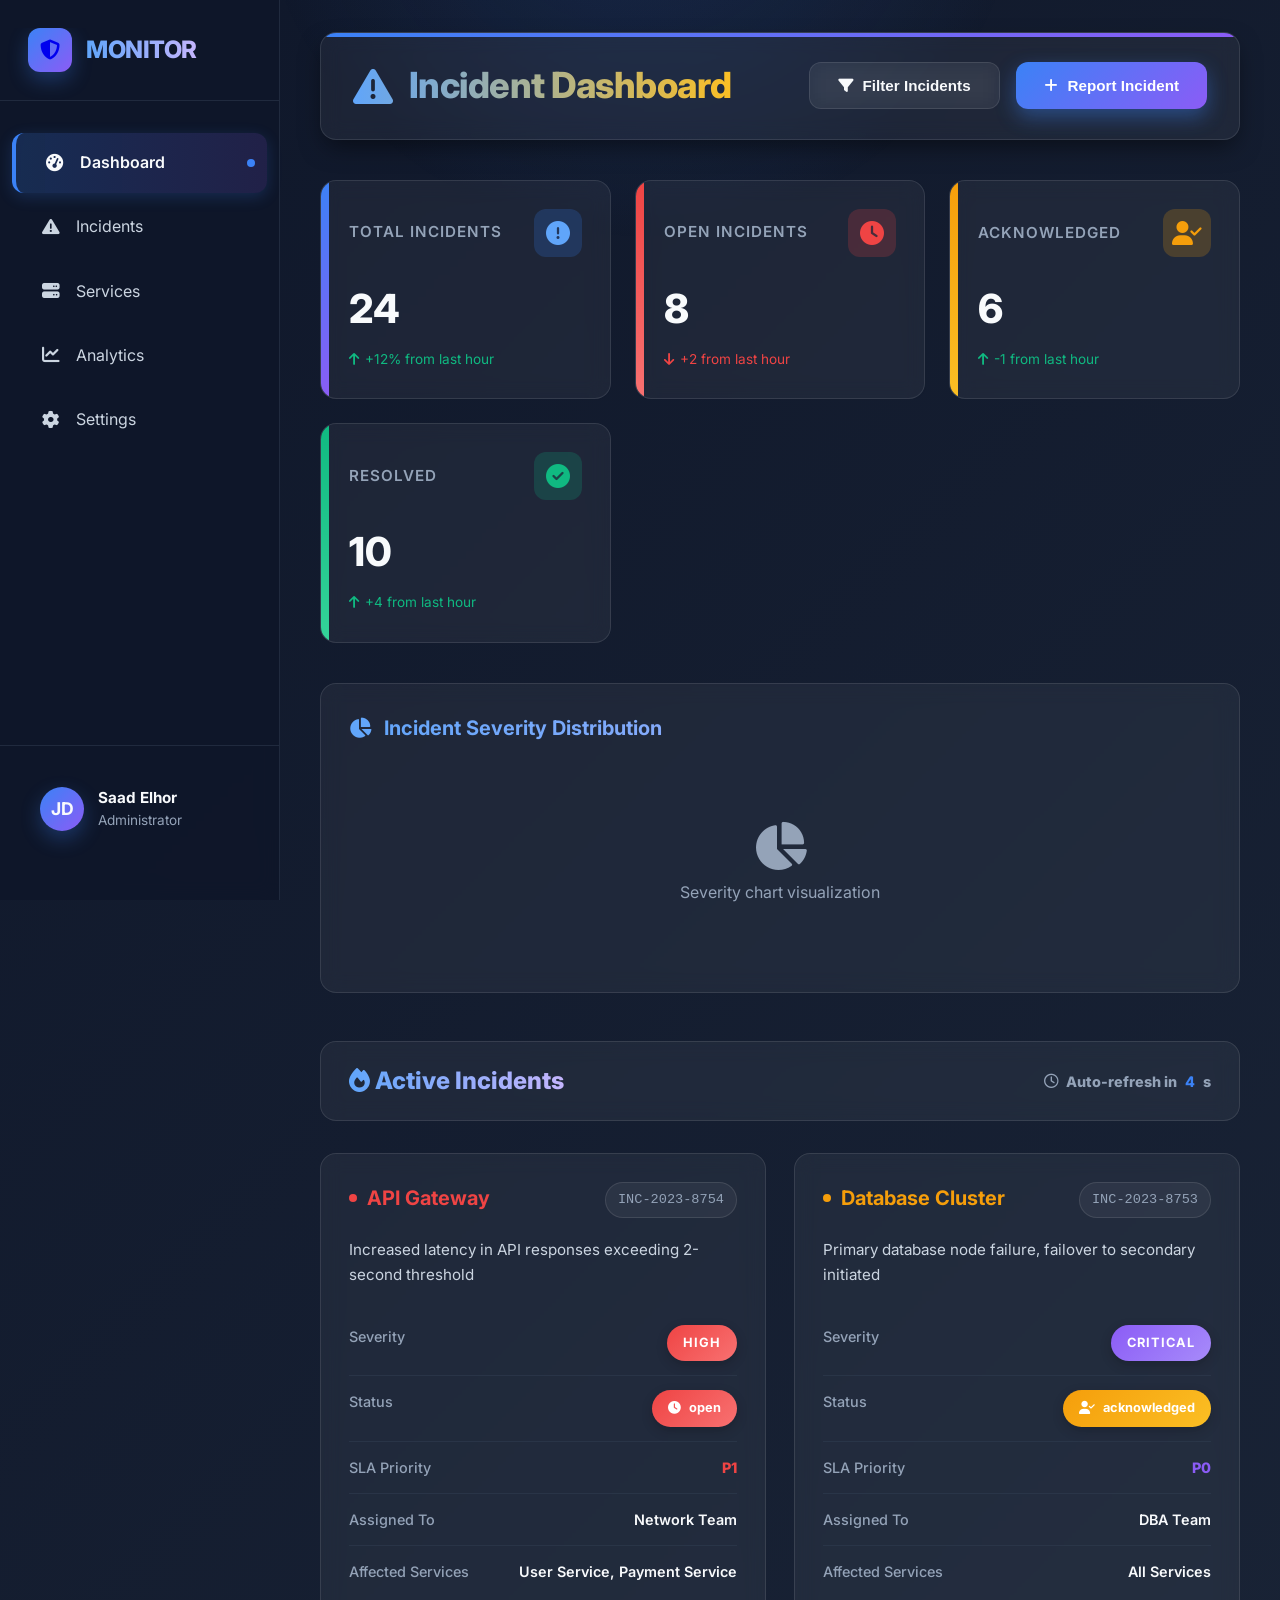
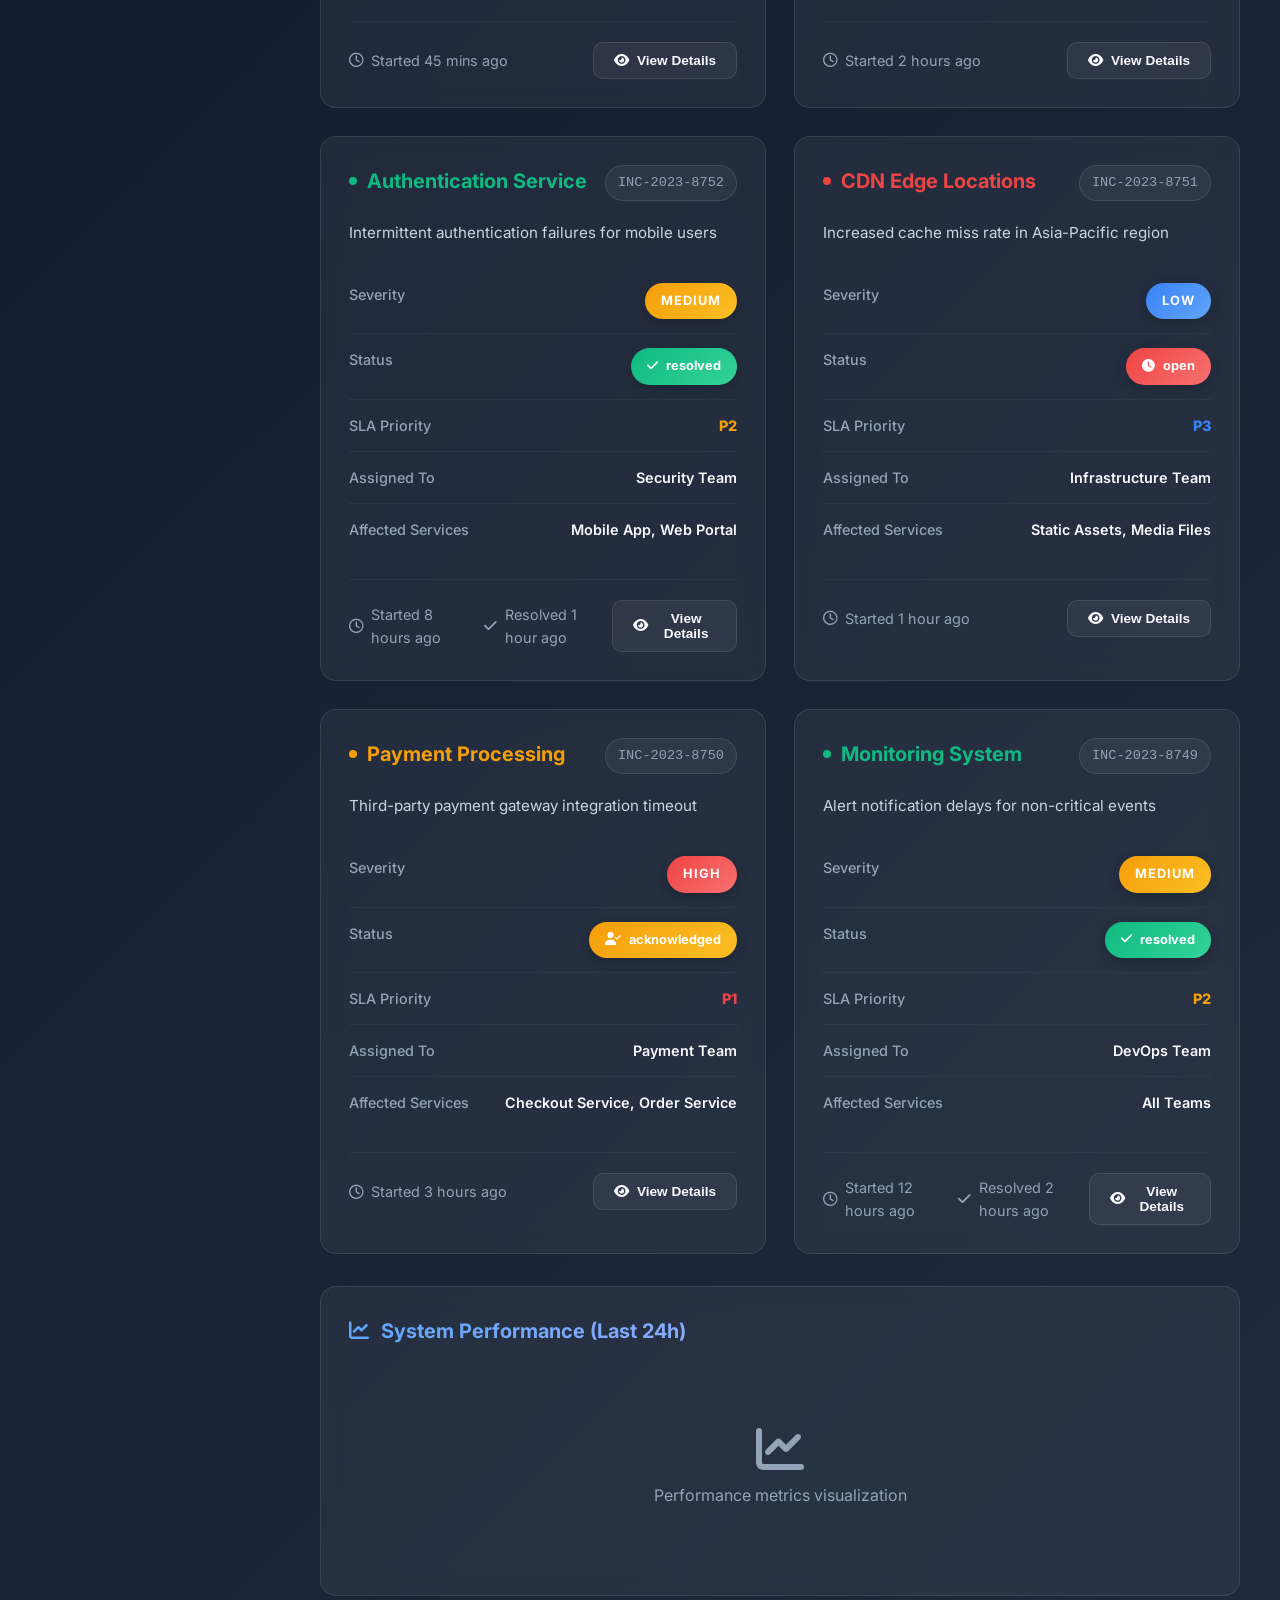
<file: web-ui/index.html>
<!DOCTYPE html>
<html lang="en">
<head>
  <meta charset="UTF-8">
  <meta name="viewport" content="width=device-width, initial-scale=1.0">
  <title>Dashboard - Monitoring Dashboard</title>
  <link href="https://fonts.googleapis.com/css2?family=Inter:wght@300;400;500;600;700;800&display=swap" rel="stylesheet">
  <link rel="stylesheet" href="https://cdnjs.cloudflare.com/ajax/libs/font-awesome/6.4.0/css/all.min.css">
  <style>
    /* CSS Variables with enhanced gradients */
    :root {
      --bg-primary: #0f172a;
      --bg-secondary: #1e293b;
      --bg-card: rgba(30, 41, 59, 0.7);
      --bg-sidebar: rgba(15, 23, 42, 0.95);
      --bg-accent: #334155;
      --text-primary: #f8fafc;
      --text-secondary: #cbd5e1;
      --text-muted: #94a3b8;
      --border-color: rgba(51, 65, 85, 0.5);
      --shadow: 0 10px 25px -5px rgba(0, 0, 0, 0.5);
      --shadow-lg: 0 20px 40px -10px rgba(0, 0, 0, 0.6);
      --radius: 16px;
      --transition: all 0.3s cubic-bezier(0.4, 0, 0.2, 1);
      --open: #ef4444;
      --acknowledged: #f59e0b;
      --resolved: #10b981;
      --low: #3b82f6;
      --medium: #f59e0b;
      --high: #ef4444;
      --critical: #8b5cf6;
      --primary: #3b82f6;
      --primary-gradient: linear-gradient(135deg, #3b82f6, #8b5cf6);
      --success: #10b981;
      --warning: #f59e0b;
      --danger: #ef4444;
      --glass-bg: rgba(255, 255, 255, 0.05);
      --glass-border: rgba(255, 255, 255, 0.1);
    }

    /* Base Styles with smooth transitions */
    * {
      margin: 0;
      padding: 0;
      box-sizing: border-box;
    }

    body {
      font-family: 'Inter', sans-serif;
      background: linear-gradient(135deg, #0f172a 0%, #1e293b 100%);
      color: var(--text-primary);
      display: flex;
      min-height: 100vh;
      line-height: 1.6;
      overflow-x: hidden;
    }

    body::before {
      content: '';
      position: fixed;
      top: 0;
      left: 0;
      right: 0;
      height: 300px;
      background: radial-gradient(circle at 50% -50%, rgba(59, 130, 246, 0.15) 0%, transparent 50%);
      z-index: -1;
    }

    /* Enhanced Sidebar with Glassmorphism */
    .sidebar {
      width: 280px;
      background: var(--bg-sidebar);
      padding: 28px 0;
      display: flex;
      flex-direction: column;
      border-right: 1px solid var(--border-color);
      position: sticky;
      top: 0;
      height: 100vh;
      flex-shrink: 0;
      z-index: 100;
      backdrop-filter: blur(10px);
      -webkit-backdrop-filter: blur(10px);
    }

    .logo {
      display: flex;
      align-items: center;
      gap: 14px;
      padding: 0 28px 28px;
      border-bottom: 1px solid var(--border-color);
      margin-bottom: 28px;
      text-decoration: none;
      position: relative;
      overflow: hidden;
    }

    .logo::before {
      content: '';
      position: absolute;
      top: 0;
      left: -100%;
      width: 100%;
      height: 100%;
      background: linear-gradient(90deg, transparent, rgba(59, 130, 246, 0.1), transparent);
      transition: left 0.6s ease;
    }

    .logo:hover::before {
      left: 100%;
    }

    .logo-icon {
      width: 44px;
      height: 44px;
      background: var(--primary-gradient);
      border-radius: 12px;
      display: flex;
      align-items: center;
      justify-content: center;
      font-size: 20px;
      box-shadow: 0 8px 20px rgba(59, 130, 246, 0.3);
      transition: var(--transition);
    }

    .logo:hover .logo-icon {
      transform: rotate(15deg) scale(1.1);
    }

    .logo-text {
      font-weight: 800;
      font-size: 1.5rem;
      background: linear-gradient(90deg, #60a5fa, #c4b5fd);
      -webkit-background-clip: text;
      -webkit-text-fill-color: transparent;
      letter-spacing: -0.5px;
    }

    .nav-item {
      display: flex;
      align-items: center;
      gap: 14px;
      padding: 16px 28px;
      color: var(--text-secondary);
      text-decoration: none;
      transition: var(--transition);
      margin: 4px 12px;
      border-radius: 12px;
      position: relative;
      overflow: hidden;
    }

    .nav-item::before {
      content: '';
      position: absolute;
      top: 0;
      left: -100%;
      width: 100%;
      height: 100%;
      background: linear-gradient(90deg, transparent, rgba(59, 130, 246, 0.1), transparent);
      transition: left 0.6s ease;
    }

    .nav-item:hover::before {
      left: 100%;
    }

    .nav-item:hover {
      background: var(--glass-bg);
      color: var(--text-primary);
      transform: translateX(8px);
    }

    .nav-item.active {
      background: linear-gradient(90deg, rgba(59, 130, 246, 0.2), rgba(139, 92, 246, 0.15));
      border-left: 4px solid var(--primary);
      color: var(--text-primary);
      font-weight: 600;
      box-shadow: 0 4px 15px rgba(59, 130, 246, 0.2);
    }

    .nav-item.active::after {
      content: '';
      position: absolute;
      right: 12px;
      width: 8px;
      height: 8px;
      background: var(--primary);
      border-radius: 50%;
      animation: pulse 2s infinite;
    }

    @keyframes pulse {
      0%, 100% { opacity: 1; }
      50% { opacity: 0.3; }
    }

    .nav-icon {
      width: 22px;
      text-align: center;
      font-size: 1.1rem;
      min-width: 22px;
    }

    .sidebar-footer {
      margin-top: auto;
      padding: 28px;
      border-top: 1px solid var(--border-color);
    }

    .user-profile {
      display: flex;
      align-items: center;
      gap: 14px;
      padding: 12px;
      border-radius: 12px;
      transition: var(--transition);
      cursor: pointer;
    }

    .user-profile:hover {
      background: var(--glass-bg);
    }

    .user-avatar {
      width: 44px;
      height: 44px;
      border-radius: 50%;
      background: var(--primary-gradient);
      display: flex;
      align-items: center;
      justify-content: center;
      font-weight: 700;
      font-size: 1.1rem;
      box-shadow: 0 8px 20px rgba(59, 130, 246, 0.3);
      transition: var(--transition);
    }

    .user-profile:hover .user-avatar {
      transform: scale(1.1);
    }

    .user-info h4 {
      font-size: 0.95rem;
      font-weight: 700;
    }

    .user-info p {
      font-size: 0.85rem;
      color: var(--text-muted);
    }

    /* Enhanced Main Content */
    .main {
      flex: 1;
      padding: 32px 40px;
      overflow-y: auto;
      max-width: 1600px;
      margin: 0 auto;
      width: 100%;
    }

    /* Modern Header */
    .header {
      display: flex;
      justify-content: space-between;
      align-items: center;
      margin-bottom: 40px;
      padding: 24px 32px;
      background: var(--glass-bg);
      backdrop-filter: blur(10px);
      border: 1px solid var(--glass-border);
      border-radius: var(--radius);
      box-shadow: var(--shadow);
      position: relative;
      overflow: hidden;
    }

    .header::before {
      content: '';
      position: absolute;
      top: 0;
      left: 0;
      right: 0;
      height: 4px;
      background: var(--primary-gradient);
    }

    .header h1 {
      font-size: 2.25rem;
      font-weight: 800;
      display: flex;
      align-items: center;
      gap: 16px;
      background: linear-gradient(90deg, #60a5fa, #fbbf24);
      -webkit-background-clip: text;
      -webkit-text-fill-color: transparent;
      letter-spacing: -0.5px;
    }

    .header h1 i {
      font-size: 2.5rem;
      animation: float 3s ease-in-out infinite;
    }

    @keyframes float {
      0%, 100% { transform: translateY(0); }
      50% { transform: translateY(-10px); }
    }

    .header-actions {
      display: flex;
      gap: 16px;
    }

    /* Enhanced Buttons */
    .btn {
      padding: 14px 28px;
      border-radius: 12px;
      font-weight: 700;
      font-size: 0.95rem;
      cursor: pointer;
      transition: var(--transition);
      border: none;
      display: flex;
      align-items: center;
      gap: 10px;
      position: relative;
      overflow: hidden;
    }

    .btn::before {
      content: '';
      position: absolute;
      top: 0;
      left: -100%;
      width: 100%;
      height: 100%;
      background: linear-gradient(90deg, transparent, rgba(255, 255, 255, 0.2), transparent);
      transition: left 0.6s ease;
    }

    .btn:hover::before {
      left: 100%;
    }

    .btn-primary {
      background: var(--primary-gradient);
      color: white;
      box-shadow: 0 8px 20px rgba(59, 130, 246, 0.4);
    }

    .btn-primary:hover {
      transform: translateY(-3px) scale(1.05);
      box-shadow: 0 15px 30px rgba(59, 130, 246, 0.6);
    }

    .btn-secondary {
      background: var(--glass-bg);
      color: var(--text-primary);
      border: 1px solid var(--glass-border);
      backdrop-filter: blur(10px);
    }

    .btn-secondary:hover {
      background: rgba(59, 130, 246, 0.1);
      transform: translateY(-3px);
      box-shadow: var(--shadow);
    }

    /* Enhanced Summary Stats */
    .summary {
      display: grid;
      grid-template-columns: repeat(auto-fit, minmax(240px, 1fr));
      gap: 24px;
      margin-bottom: 40px;
    }

    .stat-card {
      background: var(--glass-bg);
      backdrop-filter: blur(10px);
      border-radius: var(--radius);
      padding: 28px;
      border: 1px solid var(--glass-border);
      transition: var(--transition);
      position: relative;
      overflow: hidden;
      cursor: pointer;
    }

    .stat-card:hover {
      transform: translateY(-8px);
      box-shadow: var(--shadow-lg);
      border-color: var(--primary);
    }

    .stat-card::before {
      content: '';
      position: absolute;
      top: 0;
      left: 0;
      width: 8px;
      height: 100%;
      transition: var(--transition);
    }

    .stat-card.total::before {
      background: var(--primary-gradient);
    }

    .stat-card.open::before {
      background: linear-gradient(to bottom, var(--open), #f87171);
    }

    .stat-card.acknowledged::before {
      background: linear-gradient(to bottom, var(--acknowledged), #fbbf24);
    }

    .stat-card.resolved::before {
      background: linear-gradient(to bottom, var(--resolved), #34d399);
    }

    .stat-card:hover::before {
      width: 100%;
      opacity: 0.1;
    }

    .stat-header {
      display: flex;
      justify-content: space-between;
      align-items: center;
      margin-bottom: 20px;
      position: relative;
      z-index: 1;
    }

    .stat-title {
      font-size: 0.95rem;
      color: var(--text-muted);
      font-weight: 600;
      text-transform: uppercase;
      letter-spacing: 1px;
    }

    .stat-icon {
      width: 48px;
      height: 48px;
      border-radius: 12px;
      display: flex;
      align-items: center;
      justify-content: center;
      font-size: 1.5rem;
      transition: var(--transition);
    }

    .stat-card:hover .stat-icon {
      transform: scale(1.1) rotate(10deg);
    }

    .stat-card.total .stat-icon {
      background: rgba(59, 130, 246, 0.2);
      color: #60a5fa;
    }

    .stat-card.open .stat-icon {
      background: rgba(239, 68, 68, 0.2);
      color: var(--open);
    }

    .stat-card.acknowledged .stat-icon {
      background: rgba(245, 158, 11, 0.2);
      color: var(--acknowledged);
    }

    .stat-card.resolved .stat-icon {
      background: rgba(16, 185, 129, 0.2);
      color: var(--resolved);
    }

    .stat-value {
      font-size: 2.5rem;
      font-weight: 800;
      margin-bottom: 8px;
      position: relative;
      z-index: 1;
    }

    .stat-change {
      font-size: 0.85rem;
      display: flex;
      align-items: center;
      gap: 6px;
      position: relative;
      z-index: 1;
    }

    .stat-change.positive {
      color: var(--success);
    }

    .stat-change.negative {
      color: var(--danger);
    }

    /* Enhanced Dashboard Grid */
    .dashboard-grid {
      display: grid;
      grid-template-columns: repeat(auto-fill, minmax(380px, 1fr));
      gap: 28px;
      margin-top: 32px;
    }

    /* Enhanced Incident Cards */
    .incident-card {
      background: var(--glass-bg);
      backdrop-filter: blur(10px);
      border-radius: var(--radius);
      padding: 28px;
      border: 1px solid var(--glass-border);
      transition: var(--transition);
      cursor: pointer;
      position: relative;
      overflow: hidden;
    }

    .incident-card:hover {
      transform: translateY(-8px);
      box-shadow: var(--shadow-lg);
      border-color: var(--primary);
    }

    .incident-card::before {
      content: '';
      position: absolute;
      top: 0;
      left: 0;
      right: 0;
      height: 4px;
      background: var(--primary-gradient);
      transform: scaleX(0);
      transition: transform 0.3s ease;
    }

    .incident-card:hover::before {
      transform: scaleX(1);
    }

    .card-header {
      display: flex;
      justify-content: space-between;
      align-items: flex-start;
      margin-bottom: 20px;
    }

    .service-name {
      font-weight: 700;
      font-size: 1.25rem;
      display: flex;
      align-items: center;
      gap: 10px;
    }

    .service-name::before {
      content: '';
      width: 8px;
      height: 8px;
      background: currentColor;
      border-radius: 50%;
      animation: pulse 2s infinite;
    }

    .incident-id {
      font-size: 0.85rem;
      color: var(--text-muted);
      background: var(--glass-bg);
      padding: 6px 12px;
      border-radius: 20px;
      font-family: 'SF Mono', monospace;
      border: 1px solid var(--glass-border);
    }

    .incident-details {
      margin: 24px 0;
    }

    .detail-row {
      display: flex;
      justify-content: space-between;
      padding: 14px 0;
      border-bottom: 1px solid var(--border-color);
      transition: var(--transition);
    }

    .detail-row:hover {
      background: rgba(255, 255, 255, 0.02);
      padding-left: 10px;
      padding-right: 10px;
      border-radius: 8px;
    }

    .detail-row:last-child {
      border-bottom: none;
    }

    .detail-label {
      color: var(--text-muted);
      font-size: 0.9rem;
      font-weight: 500;
    }

    .detail-value {
      font-weight: 600;
      font-size: 0.9rem;
      text-align: right;
    }

    .card-footer {
      display: flex;
      justify-content: space-between;
      align-items: center;
      margin-top: 24px;
      padding-top: 20px;
      border-top: 1px solid var(--border-color);
    }

    .time-display {
      font-size: 0.9rem;
      color: var(--text-muted);
      display: flex;
      align-items: center;
      gap: 8px;
    }

    .action-btn {
      padding: 10px 20px;
      border-radius: 10px;
      font-size: 0.85rem;
      font-weight: 700;
      background: var(--glass-bg);
      color: var(--text-primary);
      border: 1px solid var(--glass-border);
      cursor: pointer;
      transition: var(--transition);
      display: flex;
      align-items: center;
      gap: 8px;
    }

    .action-btn:hover {
      background: var(--primary);
      color: white;
      transform: translateY(-2px);
      box-shadow: 0 8px 20px rgba(59, 130, 246, 0.3);
    }

    /* Enhanced Dashboard Title */
    .dashboard-title {
      font-size: 1.5rem;
      font-weight: 800;
      margin: 48px 0 32px;
      display: flex;
      align-items: center;
      justify-content: space-between;
      padding: 20px 28px;
      background: var(--glass-bg);
      backdrop-filter: blur(10px);
      border-radius: var(--radius);
      border: 1px solid var(--glass-border);
    }

    .dashboard-title span:first-child {
      background: linear-gradient(90deg, #60a5fa, #c4b5fd);
      -webkit-background-clip: text;
      -webkit-text-fill-color: transparent;
    }

    /* Enhanced Badges */
    .badge {
      display: inline-block;
      padding: 8px 16px;
      font-size: 0.8rem;
      font-weight: 700;
      border-radius: 20px;
      color: white;
      transition: var(--transition);
    }

    .severity-badge {
      text-transform: uppercase;
      letter-spacing: 1px;
      box-shadow: 0 4px 12px rgba(0, 0, 0, 0.2);
    }

    .severity-badge:hover {
      transform: scale(1.05);
    }

    .severity-low { 
      background: linear-gradient(135deg, var(--low), #60a5fa);
    }
    .severity-medium { 
      background: linear-gradient(135deg, var(--medium), #fbbf24);
    }
    .severity-high { 
      background: linear-gradient(135deg, var(--high), #f87171);
    }
    .severity-critical { 
      background: linear-gradient(135deg, var(--critical), #a78bfa);
    }

    .status-badge {
      display: inline-flex;
      align-items: center;
      gap: 8px;
      box-shadow: 0 4px 12px rgba(0, 0, 0, 0.2);
    }

    .status-open { 
      background: linear-gradient(135deg, var(--open), #f87171);
    }
    .status-acknowledged { 
      background: linear-gradient(135deg, var(--acknowledged), #fbbf24);
    }
    .status-resolved { 
      background: linear-gradient(135deg, var(--resolved), #34d399);
    }

    /* Enhanced Loading State */
    .loading {
      display: flex;
      flex-direction: column;
      align-items: center;
      justify-content: center;
      padding: 80px 28px;
      text-align: center;
      grid-column: 1 / -1;
      background: var(--glass-bg);
      backdrop-filter: blur(10px);
      border-radius: var(--radius);
      border: 1px solid var(--glass-border);
    }

    .loading-spinner {
      width: 60px;
      height: 60px;
      border: 4px solid rgba(59, 130, 246, 0.2);
      border-top-color: var(--primary);
      border-radius: 50%;
      animation: spin 1s linear infinite;
      margin-bottom: 24px;
    }

    @keyframes spin {
      to { transform: rotate(360deg); }
    }

    .loading p {
      font-size: 1.1rem;
      color: var(--text-muted);
      margin-top: 16px;
    }

    /* Countdown Animation */
    #countdown {
      font-weight: 800;
      color: var(--primary);
      animation: countdown 1s infinite;
    }

    @keyframes countdown {
      0%, 100% { opacity: 1; }
      50% { opacity: 0.5; }
    }

    /* Empty State */
    .empty-state {
      grid-column: 1 / -1;
      text-align: center;
      padding: 80px 28px;
      background: var(--glass-bg);
      backdrop-filter: blur(10px);
      border-radius: var(--radius);
      border: 1px solid var(--glass-border);
    }

    .empty-state i {
      font-size: 4.5rem;
      background: linear-gradient(135deg, #60a5fa, #c4b5fd);
      -webkit-background-clip: text;
      -webkit-text-fill-color: transparent;
      margin-bottom: 24px;
      animation: float 3s ease-in-out infinite;
    }

    .empty-state h3 {
      font-size: 1.75rem;
      margin-bottom: 12px;
      background: linear-gradient(90deg, #60a5fa, #c4b5fd);
      -webkit-background-clip: text;
      -webkit-text-fill-color: transparent;
    }

    .empty-state p {
      color: var(--text-muted);
      max-width: 480px;
      margin: 0 auto;
      line-height: 1.8;
    }

    /* Responsive Design */
    @media (max-width: 1200px) {
      .sidebar {
        width: 240px;
      }
      
      .dashboard-grid {
        grid-template-columns: repeat(auto-fill, minmax(340px, 1fr));
      }
    }

    @media (max-width: 1024px) {
      .sidebar {
        transform: translateX(-100%);
        position: fixed;
        transition: transform 0.3s ease;
      }
      
      .sidebar.active {
        transform: translateX(0);
      }
      
      .main {
        padding: 24px;
      }
      
      .menu-toggle {
        display: flex !important;
      }
    }

    @media (max-width: 768px) {
      .main {
        padding: 20px;
      }
      
      .header {
        flex-direction: column;
        align-items: flex-start;
        gap: 20px;
        padding: 20px;
      }
      
      .header-actions {
        width: 100%;
        flex-direction: column;
      }
      
      .btn {
        width: 100%;
        justify-content: center;
      }
      
      .summary {
        grid-template-columns: repeat(2, 1fr);
      }
      
      .dashboard-grid {
        grid-template-columns: 1fr;
      }
      
      .dashboard-title {
        flex-direction: column;
        gap: 16px;
        text-align: center;
      }
    }

    @media (max-width: 480px) {
      .summary {
        grid-template-columns: 1fr;
      }
      
      .header h1 {
        font-size: 1.75rem;
      }
      
      .stat-value {
        font-size: 2rem;
      }
    }

    /* Mobile Menu Toggle */
    .menu-toggle {
      display: none;
      position: fixed;
      top: 20px;
      left: 20px;
      z-index: 1000;
      background: var(--primary-gradient);
      color: white;
      width: 56px;
      height: 56px;
      border-radius: 12px;
      border: none;
      cursor: pointer;
      align-items: center;
      justify-content: center;
      font-size: 1.5rem;
      box-shadow: var(--shadow);
      transition: var(--transition);
    }

    .menu-toggle:hover {
      transform: scale(1.1);
    }

    /* Custom Scrollbar */
    ::-webkit-scrollbar {
      width: 10px;
    }

    ::-webkit-scrollbar-track {
      background: var(--bg-secondary);
      border-radius: 5px;
    }

    ::-webkit-scrollbar-thumb {
      background: var(--primary-gradient);
      border-radius: 5px;
    }

    ::-webkit-scrollbar-thumb:hover {
      background: linear-gradient(135deg, #2563eb, #7c3aed);
    }

    /* Chart Container Styles */
    .chart-container {
      background: var(--glass-bg);
      backdrop-filter: blur(10px);
      border-radius: var(--radius);
      padding: 28px;
      border: 1px solid var(--glass-border);
      margin-top: 32px;
      transition: var(--transition);
    }

    .chart-container:hover {
      box-shadow: var(--shadow);
    }

    .chart-title {
      font-size: 1.25rem;
      font-weight: 700;
      margin-bottom: 20px;
      display: flex;
      align-items: center;
      gap: 12px;
      background: linear-gradient(90deg, #60a5fa, #c4b5fd);
      -webkit-background-clip: text;
      -webkit-text-fill-color: transparent;
    }
  </style>
</head>
<body>
  <!-- Mobile Menu Toggle -->
  <button class="menu-toggle" id="menuToggle">
    <i class="fas fa-bars"></i>
  </button>

  <!-- Sidebar Navigation -->
  <div class="sidebar" id="sidebar">
    <a href="index.html" class="logo">
      <div class="logo-icon">
        <i class="fas fa-shield-alt"></i>
      </div>
      <div class="logo-text">MONITOR</div>
    </a>

    <nav class="nav">
      <a href="index.html" class="nav-item active">
        <div class="nav-icon"><i class="fas fa-tachometer-alt"></i></div>
        <span class="nav-text">Dashboard</span>
      </a>
      <a href="incidents.html" class="nav-item">
        <div class="nav-icon"><i class="fas fa-exclamation-triangle"></i></div>
        <span class="nav-text">Incidents</span>
      </a>
      <a href="services.html" class="nav-item">
        <div class="nav-icon"><i class="fas fa-server"></i></div>
        <span class="nav-text">Services</span>
      </a>
      <a href="analytics.html" class="nav-item">
        <div class="nav-icon"><i class="fas fa-chart-line"></i></div>
        <span class="nav-text">Analytics</span>
      </a>
      <a href="settings.html" class="nav-item">
        <div class="nav-icon"><i class="fas fa-cog"></i></div>
        <span class="nav-text">Settings</span>
      </a>
    </nav>

    <div class="sidebar-footer">
      <div class="user-profile">
        <div class="user-avatar">JD</div>
        <div class="user-info">
          <h4>Saad Elhor</h4>
          <p>Administrator</p>
        </div>
      </div>
    </div>
  </div>

  <!-- Main Content Area -->
  <div class="main">
    <!-- Header -->
    <div class="header">
      <h1><i class="fas fa-exclamation-triangle"></i> Incident Dashboard</h1>
      <div class="header-actions">
        <button class="btn btn-secondary" id="filterBtn">
          <i class="fas fa-filter"></i> Filter Incidents
        </button>
        <button class="btn btn-primary" id="newIncidentBtn">
          <i class="fas fa-plus"></i> Report Incident
        </button>
      </div>
    </div>

    <!-- Summary Stats -->
    <div class="summary" id="summary">
      <div class="loading">
        <div class="loading-spinner"></div>
        <p>Loading statistics...</p>
      </div>
    </div>

    <!-- Severity Distribution Chart (Placeholder) -->
    <div class="chart-container">
      <div class="chart-title">
        <i class="fas fa-chart-pie"></i> Incident Severity Distribution
      </div>
      <div id="severityChart" style="height: 200px; display: flex; align-items: center; justify-content: center; color: var(--text-muted);">
        <div style="text-align: center;">
          <i class="fas fa-chart-pie" style="font-size: 3rem; margin-bottom: 10px;"></i>
          <p>Severity chart visualization</p>
        </div>
      </div>
    </div>

    <!-- Incident Dashboard -->
    <div class="dashboard-title">
      <span><i class="fas fa-fire"></i> Active Incidents</span>
      <span class="time-display"><i class="far fa-clock"></i> Auto-refresh in <span id="countdown">5</span>s</span>
    </div>
    
    <div class="dashboard-grid" id="dashboard">
      <div class="loading">
        <div class="loading-spinner"></div>
        <p>Loading incidents...</p>
      </div>
    </div>

    <!-- Performance Metrics -->
    <div class="chart-container">
      <div class="chart-title">
        <i class="fas fa-chart-line"></i> System Performance (Last 24h)
      </div>
      <div id="performanceChart" style="height: 200px; display: flex; align-items: center; justify-content: center; color: var(--text-muted);">
        <div style="text-align: center;">
          <i class="fas fa-chart-line" style="font-size: 3rem; margin-bottom: 10px;"></i>
          <p>Performance metrics visualization</p>
        </div>
      </div>
    </div>
  </div>

  <script>
    // Enhanced Toast notification function
    function showToast(message, type = 'info') {
      const toast = document.createElement('div');
      toast.className = `toast toast-${type}`;
      toast.innerHTML = `
        <div style="display: flex; align-items: center; gap: 12px;">
          <i class="fas fa-${type === 'success' ? 'check-circle' : type === 'error' ? 'exclamation-circle' : type === 'warning' ? 'exclamation-triangle' : 'info-circle'}"></i>
          <span>${message}</span>
        </div>
        <button onclick="this.parentElement.remove()" style="background: none; border: none; color: inherit; cursor: pointer;">
          <i class="fas fa-times"></i>
        </button>
      `;
      
      Object.assign(toast.style, {
        position: 'fixed',
        bottom: '20px',
        right: '20px',
        padding: '16px 24px',
        background: type === 'success' ? 'linear-gradient(135deg, #10b981, #34d399)' : 
                   type === 'error' ? 'linear-gradient(135deg, #ef4444, #f87171)' : 
                   type === 'warning' ? 'linear-gradient(135deg, #f59e0b, #fbbf24)' : 
                   'linear-gradient(135deg, #3b82f6, #60a5fa)',
        color: 'white',
        borderRadius: '12px',
        zIndex: '10000',
        boxShadow: '0 10px 25px rgba(0,0,0,0.3)',
        animation: 'slideIn 0.4s cubic-bezier(0.4, 0, 0.2, 1)',
        display: 'flex',
        alignItems: 'center',
        justifyContent: 'space-between',
        gap: '20px',
        minWidth: '300px',
        backdropFilter: 'blur(10px)',
        border: '1px solid rgba(255,255,255,0.1)'
      });
      
      document.body.appendChild(toast);
      
      setTimeout(() => {
        toast.style.animation = 'slideOut 0.4s cubic-bezier(0.4, 0, 0.2, 1)';
        setTimeout(() => toast.remove(), 400);
      }, 4000);
    }

    // Enhanced time ago helper function
    function getTimeAgo(date) {
      const now = new Date();
      const diffMs = now - new Date(date);
      const diffSecs = Math.floor(diffMs / 1000);
      const diffMins = Math.floor(diffMs / 60000);
      const diffHours = Math.floor(diffMs / 3600000);
      const diffDays = Math.floor(diffMs / 86400000);
      
      if (diffSecs < 60) {
        return `just now`;
      } else if (diffMins < 60) {
        return `${diffMins} min${diffMins !== 1 ? 's' : ''} ago`;
      } else if (diffHours < 24) {
        return `${diffHours} hour${diffHours !== 1 ? 's' : ''} ago`;
      } else {
               return `${diffDays} day${diffDays !== 1 ? 's' : ''} ago`;
      }
    }

    // Mobile menu toggle functionality
    const menuToggle = document.getElementById('menuToggle');
    const sidebar = document.getElementById('sidebar');

    menuToggle.addEventListener('click', () => {
      sidebar.classList.toggle('active');
    });

    // Close sidebar when clicking outside on mobile
    document.addEventListener('click', (e) => {
      if (window.innerWidth <= 1024 && 
          !sidebar.contains(e.target) && 
          e.target !== menuToggle && 
          !menuToggle.contains(e.target)) {
        sidebar.classList.remove('active');
      }
    });

    // Countdown timer for auto-refresh
    let countdown = 5;
    const countdownElement = document.getElementById('countdown');
    let countdownInterval;

    function startCountdown() {
      clearInterval(countdownInterval);
      countdown = 5;
      countdownElement.textContent = countdown;
      
      countdownInterval = setInterval(() => {
        countdown--;
        countdownElement.textContent = countdown;
        
        if (countdown <= 0) {
          clearInterval(countdownInterval);
          fetchIncidents();
          showToast('Incidents refreshed successfully', 'success');
        }
      }, 1000);
    }

    // Simulated incident data with realistic examples
    const sampleIncidents = [
      {
        id: 'INC-2023-8754',
        service: 'API Gateway',
        status: 'open',
        severity: 'high',
        description: 'Increased latency in API responses exceeding 2-second threshold',
        affectedServices: ['User Service', 'Payment Service'],
        startTime: new Date(Date.now() - 45 * 60000),
        assignedTo: 'Network Team',
        sla: 'P1',
        updates: 3
      },
      {
        id: 'INC-2023-8753',
        service: 'Database Cluster',
        status: 'acknowledged',
        severity: 'critical',
        description: 'Primary database node failure, failover to secondary initiated',
        affectedServices: ['All Services'],
        startTime: new Date(Date.now() - 2 * 3600000),
        assignedTo: 'DBA Team',
        sla: 'P0',
        updates: 12
      },
      {
        id: 'INC-2023-8752',
        service: 'Authentication Service',
        status: 'resolved',
        severity: 'medium',
        description: 'Intermittent authentication failures for mobile users',
        affectedServices: ['Mobile App', 'Web Portal'],
        startTime: new Date(Date.now() - 8 * 3600000),
        resolvedTime: new Date(Date.now() - 3600000),
        assignedTo: 'Security Team',
        sla: 'P2',
        updates: 5
      },
      {
        id: 'INC-2023-8751',
        service: 'CDN Edge Locations',
        status: 'open',
        severity: 'low',
        description: 'Increased cache miss rate in Asia-Pacific region',
        affectedServices: ['Static Assets', 'Media Files'],
        startTime: new Date(Date.now() - 90 * 60000),
        assignedTo: 'Infrastructure Team',
        sla: 'P3',
        updates: 2
      },
      {
        id: 'INC-2023-8750',
        service: 'Payment Processing',
        status: 'acknowledged',
        severity: 'high',
        description: 'Third-party payment gateway integration timeout',
        affectedServices: ['Checkout Service', 'Order Service'],
        startTime: new Date(Date.now() - 3 * 3600000),
        assignedTo: 'Payment Team',
        sla: 'P1',
        updates: 8
      },
      {
        id: 'INC-2023-8749',
        service: 'Monitoring System',
        status: 'resolved',
        severity: 'medium',
        description: 'Alert notification delays for non-critical events',
        affectedServices: ['All Teams'],
        startTime: new Date(Date.now() - 12 * 3600000),
        resolvedTime: new Date(Date.now() - 2 * 3600000),
        assignedTo: 'DevOps Team',
        sla: 'P2',
        updates: 6
      }
    ];

    // Statistics data
    const statsData = {
      total: 24,
      open: 8,
      acknowledged: 6,
      resolved: 10,
      change: {
        total: '+12%',
        open: '+2',
        acknowledged: '-1',
        resolved: '+4'
      }
    };

    // Function to render summary statistics
    function renderSummary() {
      const summaryContainer = document.getElementById('summary');
      
      const stats = [
        {
          type: 'total',
          title: 'Total Incidents',
          value: statsData.total,
          change: statsData.change.total,
          changeType: 'positive',
          icon: 'fas fa-exclamation-circle'
        },
        {
          type: 'open',
          title: 'Open Incidents',
          value: statsData.open,
          change: statsData.change.open,
          changeType: 'negative',
          icon: 'fas fa-clock'
        },
        {
          type: 'acknowledged',
          title: 'Acknowledged',
          value: statsData.acknowledged,
          change: statsData.change.acknowledged,
          changeType: 'positive',
          icon: 'fas fa-user-check'
        },
        {
          type: 'resolved',
          title: 'Resolved',
          value: statsData.resolved,
          change: statsData.change.resolved,
          changeType: 'positive',
          icon: 'fas fa-check-circle'
        }
      ];

      summaryContainer.innerHTML = stats.map(stat => `
        <div class="stat-card ${stat.type}">
          <div class="stat-header">
            <div class="stat-title">${stat.title}</div>
            <div class="stat-icon">
              <i class="${stat.icon}"></i>
            </div>
          </div>
          <div class="stat-value">${stat.value}</div>
          <div class="stat-change ${stat.changeType}">
            <i class="fas fa-${stat.changeType === 'positive' ? 'arrow-up' : 'arrow-down'}"></i>
            ${stat.change} from last hour
          </div>
        </div>
      `).join('');
    }

    // Function to render incidents
    function renderIncidents(incidents = sampleIncidents) {
      const dashboardContainer = document.getElementById('dashboard');
      
      if (incidents.length === 0) {
        dashboardContainer.innerHTML = `
          <div class="empty-state">
            <i class="fas fa-check-double"></i>
            <h3>No Active Incidents</h3>
            <p>All systems are operating normally. Great job!</p>
          </div>
        `;
        return;
      }

      dashboardContainer.innerHTML = incidents.map(incident => {
        const severityClass = `severity-${incident.severity}`;
        const statusClass = `status-${incident.status}`;
        
        return `
          <div class="incident-card" data-id="${incident.id}">
            <div class="card-header">
              <div class="service-name" style="color: ${incident.status === 'open' ? '#ef4444' : incident.status === 'acknowledged' ? '#f59e0b' : '#10b981'}">
                ${incident.service}
              </div>
              <div class="incident-id">${incident.id}</div>
            </div>
            
            <p style="color: var(--text-secondary); margin-bottom: 20px; font-size: 0.95rem;">
              ${incident.description}
            </p>
            
            <div class="incident-details">
              <div class="detail-row">
                <span class="detail-label">Severity</span>
                <span class="detail-value">
                  <span class="badge severity-badge ${severityClass}">${incident.severity}</span>
                </span>
              </div>
              
              <div class="detail-row">
                <span class="detail-label">Status</span>
                <span class="detail-value">
                  <span class="badge status-badge ${statusClass}">
                    <i class="fas fa-${incident.status === 'open' ? 'clock' : incident.status === 'acknowledged' ? 'user-check' : 'check'}"></i>
                    ${incident.status}
                  </span>
                </span>
              </div>
              
              <div class="detail-row">
                <span class="detail-label">SLA Priority</span>
                <span class="detail-value" style="color: ${
                  incident.sla === 'P0' ? '#8b5cf6' : 
                  incident.sla === 'P1' ? '#ef4444' : 
                  incident.sla === 'P2' ? '#f59e0b' : '#3b82f6'
                }; font-weight: 800;">
                  ${incident.sla}
                </span>
              </div>
              
              <div class="detail-row">
                <span class="detail-label">Assigned To</span>
                <span class="detail-value">${incident.assignedTo}</span>
              </div>
              
              <div class="detail-row">
                <span class="detail-label">Affected Services</span>
                <span class="detail-value">${incident.affectedServices.join(', ')}</span>
              </div>
            </div>
            
            <div class="card-footer">
              <div class="time-display">
                <i class="far fa-clock"></i>
                Started ${getTimeAgo(incident.startTime)}
                ${incident.resolvedTime ? `<br><i class="fas fa-check"></i> Resolved ${getTimeAgo(incident.resolvedTime)}` : ''}
              </div>
              <button class="action-btn" onclick="handleViewIncident('${incident.id}')">
                <i class="fas fa-eye"></i> View Details
              </button>
            </div>
          </div>
        `;
      }).join('');

      // Add click handlers to incident cards
      document.querySelectorAll('.incident-card').forEach(card => {
        card.addEventListener('click', (e) => {
          if (!e.target.closest('.action-btn')) {
            const incidentId = card.dataset.id;
            handleViewIncident(incidentId);
          }
        });
      });
    }

    // Function to handle view incident details
    function handleViewIncident(incidentId) {
      showToast(`Opening incident ${incidentId}`, 'info');
      // In a real app, this would navigate to incident details page
      console.log(`Viewing incident: ${incidentId}`);
      
      // Simulate loading
      const incidentCard = document.querySelector(`[data-id="${incidentId}"]`);
      if (incidentCard) {
        incidentCard.style.transform = 'scale(0.98)';
        setTimeout(() => {
          incidentCard.style.transform = '';
        }, 200);
      }
    }

    // Function to simulate fetching incidents from API
    function fetchIncidents() {
      // Simulate API delay
      setTimeout(() => {
        renderSummary();
        renderIncidents();
        startCountdown();
      }, 300);
    }

    // Button event handlers
    document.getElementById('newIncidentBtn').addEventListener('click', () => {
      showToast('Creating new incident report...', 'info');
      // In a real app, this would open a modal or navigate to incident creation
      console.log('New incident button clicked');
    });

    document.getElementById('filterBtn').addEventListener('click', () => {
      showToast('Opening incident filters', 'info');
      // In a real app, this would open filter panel
      console.log('Filter button clicked');
    });

    // Initialize dashboard
    document.addEventListener('DOMContentLoaded', () => {
      fetchIncidents();
      
      // Add CSS animations for toast
      const style = document.createElement('style');
      style.textContent = `
        @keyframes slideIn {
          from {
            transform: translateX(100%);
            opacity: 0;
          }
          to {
            transform: translateX(0);
            opacity: 1;
          }
        }
        @keyframes slideOut {
          from {
            transform: translateX(0);
            opacity: 1;
          }
          to {
            transform: translateX(100%);
            opacity: 0;
          }
        }
      `;
      document.head.appendChild(style);
      
      // Simulate periodic updates
      setInterval(() => {
        // Randomly update some incident status
        const randomIncident = sampleIncidents[Math.floor(Math.random() * sampleIncidents.length)];
        if (randomIncident.status === 'open' && Math.random() > 0.7) {
          randomIncident.status = 'acknowledged';
          randomIncident.assignedTo = 'Support Team';
          randomIncident.updates += 1;
          renderIncidents();
          showToast(`Incident ${randomIncident.id} was acknowledged`, 'success');
        } else if (randomIncident.status === 'acknowledged' && Math.random() > 0.8) {
          randomIncident.status = 'resolved';
          randomIncident.resolvedTime = new Date();
          randomIncident.updates += 1;
          renderIncidents();
          showToast(`Incident ${randomIncident.id} was resolved`, 'success');
        }
      }, 10000);
    });
  </script>
</body>
</html>
</file>
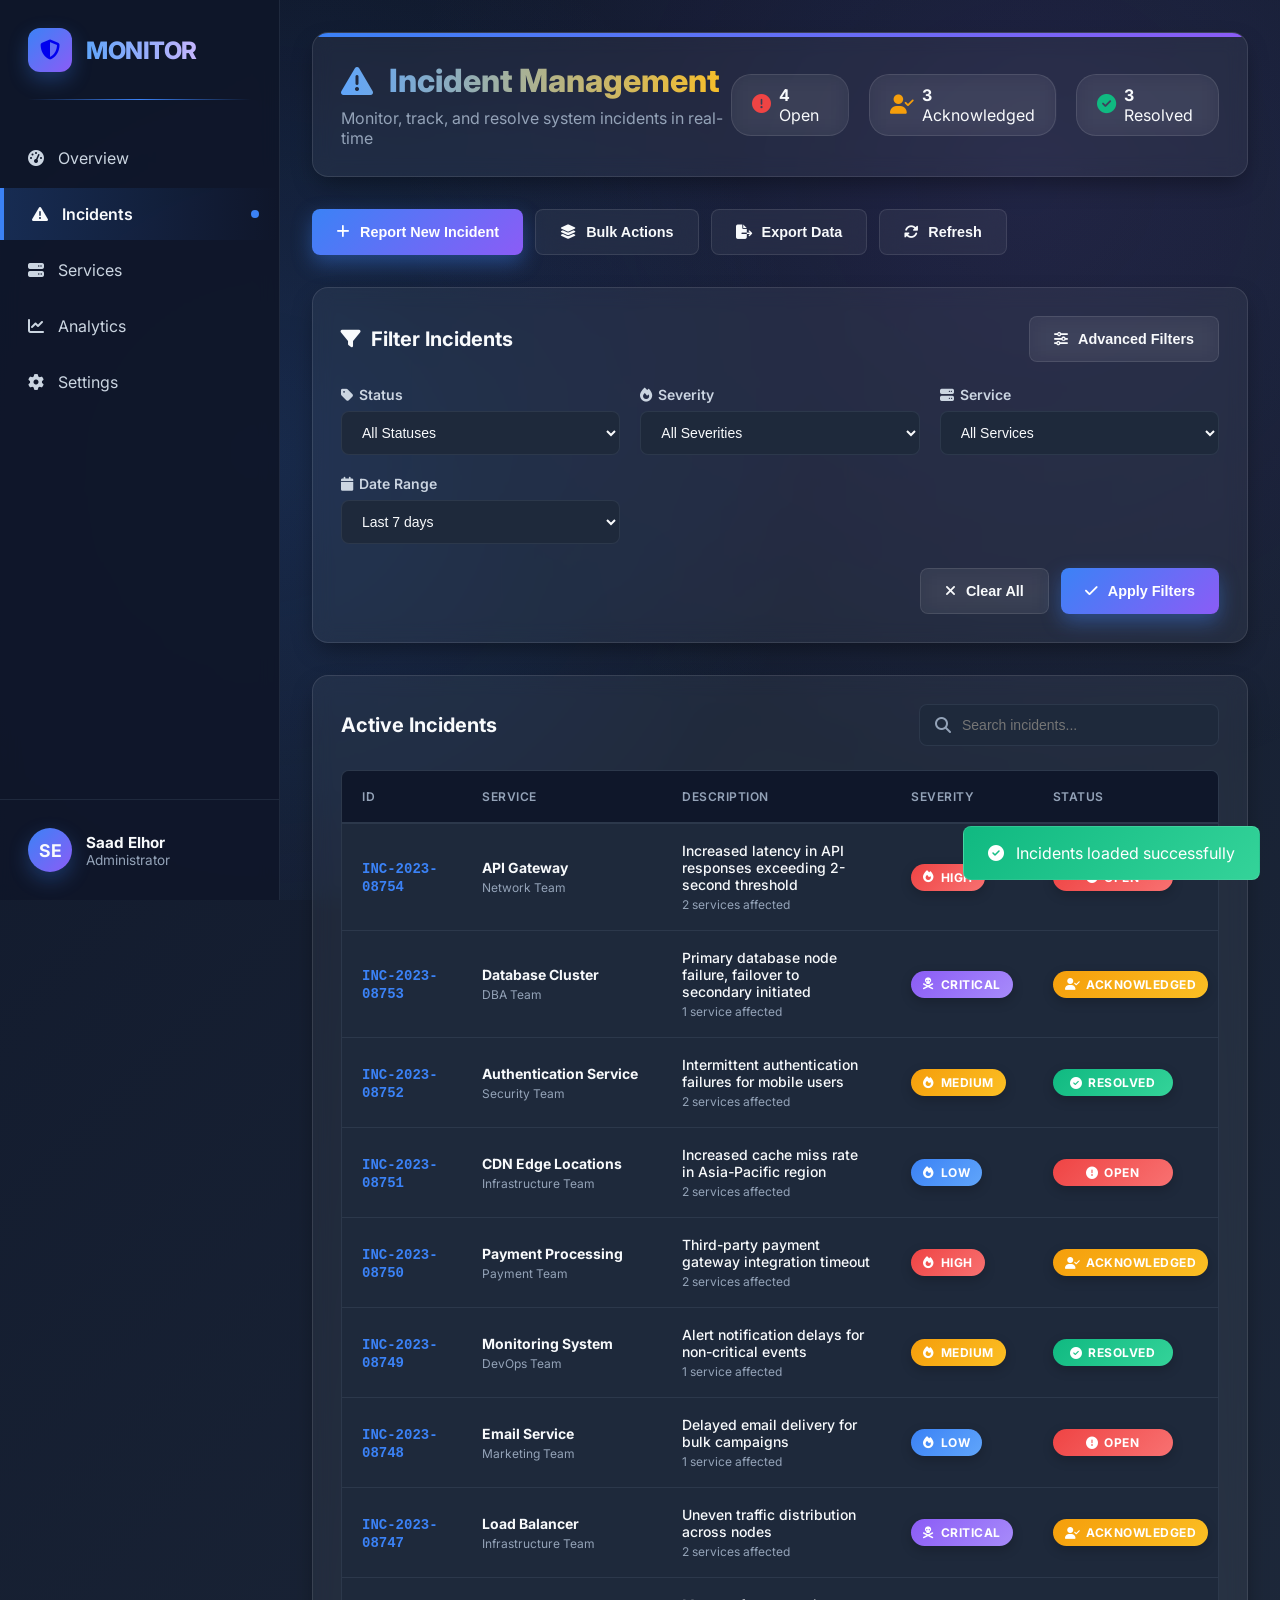
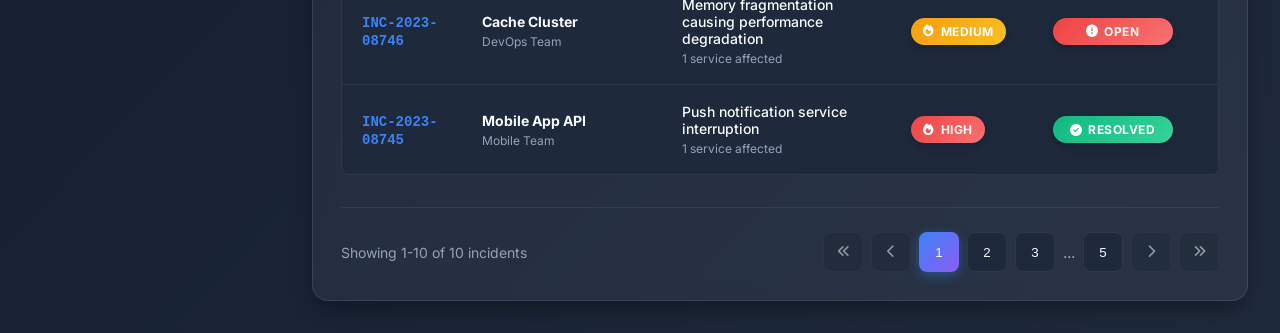
<file: web-ui/incidents.html>
<!DOCTYPE html>
<html lang="en">
<head>
  <meta charset="UTF-8">
  <meta name="viewport" content="width=device-width, initial-scale=1.0">
  <title>Incident Management - Monitoring Dashboard</title>
  <link href="https://fonts.googleapis.com/css2?family=Inter:wght@300;400;500;600;700;800&display=swap" rel="stylesheet">
  <link rel="stylesheet" href="https://cdnjs.cloudflare.com/ajax/libs/font-awesome/6.4.0/css/all.min.css">
  <style>
    :root {
      /* Modern color palette */
      --bg-primary: #0f172a;
      --bg-secondary: #1e293b;
      --bg-card: rgba(30, 41, 59, 0.85);
      --bg-accent: rgba(51, 65, 85, 0.5);
      --text-primary: #f8fafc;
      --text-secondary: #cbd5e1;
      --text-muted: #94a3b8;
      --border-color: rgba(100, 116, 139, 0.2);
      --shadow: 0 10px 25px -5px rgba(0, 0, 0, 0.4);
      --shadow-lg: 0 20px 40px -10px rgba(0, 0, 0, 0.5);
      --radius: 16px;
      --radius-sm: 8px;
      --transition: all 0.3s cubic-bezier(0.4, 0, 0.2, 1);
      --open: #ef4444;
      --acknowledged: #f59e0b;
      --resolved: #10b981;
      --low: #3b82f6;
      --medium: #f59e0b;
      --high: #ef4444;
      --critical: #8b5cf6;
      --primary: #3b82f6;
      --primary-gradient: linear-gradient(135deg, #3b82f6, #8b5cf6);
      --success: #10b981;
      --warning: #f59e0b;
      --danger: #ef4444;
      --glass-bg: rgba(255, 255, 255, 0.05);
      --glass-border: rgba(255, 255, 255, 0.1);
    }

    * {
      margin: 0;
      padding: 0;
      box-sizing: border-box;
    }

    body {
      font-family: 'Inter', sans-serif;
      background: linear-gradient(135deg, #0f172a 0%, #1e293b 100%);
      color: var(--text-primary);
      min-height: 100vh;
      overflow-x: hidden;
      position: relative;
    }

    body::before {
      content: '';
      position: fixed;
      top: 0;
      left: 0;
      right: 0;
      height: 100vh;
      background: 
        radial-gradient(circle at 20% 50%, rgba(59, 130, 246, 0.15) 0%, transparent 50%),
        radial-gradient(circle at 80% 20%, rgba(139, 92, 246, 0.1) 0%, transparent 50%);
      z-index: -1;
    }

    /* Enhanced Sidebar */
    .sidebar {
      width: 280px;
      background: rgba(15, 23, 42, 0.95);
      backdrop-filter: blur(10px);
      border-right: 1px solid var(--border-color);
      position: fixed;
      top: 0;
      left: 0;
      height: 100vh;
      z-index: 1000;
      display: flex;
      flex-direction: column;
      transition: transform 0.3s ease;
    }

    .logo {
      display: flex;
      align-items: center;
      gap: 14px;
      padding: 28px;
      text-decoration: none;
      position: relative;
      overflow: hidden;
    }

    .logo::after {
      content: '';
      position: absolute;
      bottom: 0;
      left: 28px;
      right: 28px;
      height: 1px;
      background: linear-gradient(90deg, transparent, var(--primary), transparent);
    }

    .logo-icon {
      width: 44px;
      height: 44px;
      background: var(--primary-gradient);
      border-radius: 12px;
      display: flex;
      align-items: center;
      justify-content: center;
      font-size: 20px;
      box-shadow: 0 8px 20px rgba(59, 130, 246, 0.3);
      transition: var(--transition);
    }

    .logo:hover .logo-icon {
      transform: rotate(15deg) scale(1.1);
    }

    .logo-text {
      font-weight: 800;
      font-size: 1.5rem;
      background: linear-gradient(90deg, #60a5fa, #c4b5fd);
      -webkit-background-clip: text;
      -webkit-text-fill-color: transparent;
      letter-spacing: -0.5px;
    }

    .nav {
      padding: 28px 0;
      flex: 1;
    }

    .nav-item {
      display: flex;
      align-items: center;
      gap: 14px;
      padding: 16px 28px;
      color: var(--text-secondary);
      text-decoration: none;
      transition: var(--transition);
      position: relative;
      margin: 4px 0;
    }

    .nav-item:hover {
      background: var(--glass-bg);
      color: var(--text-primary);
      transform: translateX(8px);
    }

    .nav-item.active {
      background: linear-gradient(90deg, rgba(59, 130, 246, 0.2), transparent);
      border-left: 4px solid var(--primary);
      color: var(--text-primary);
      font-weight: 600;
    }

    .nav-item.active::before {
      content: '';
      position: absolute;
      right: 20px;
      width: 8px;
      height: 8px;
      background: var(--primary);
      border-radius: 50%;
      animation: pulse 2s infinite;
    }

    .sidebar-footer {
      padding: 28px;
      border-top: 1px solid var(--border-color);
    }

    .user-profile {
      display: flex;
      align-items: center;
      gap: 14px;
      transition: var(--transition);
    }

    .user-profile:hover {
      transform: translateY(-2px);
    }

    .user-avatar {
      width: 44px;
      height: 44px;
      border-radius: 50%;
      background: var(--primary-gradient);
      display: flex;
      align-items: center;
      justify-content: center;
      font-weight: 700;
      font-size: 1.1rem;
      box-shadow: 0 8px 20px rgba(59, 130, 246, 0.3);
    }

    .user-info h4 {
      font-size: 0.95rem;
      font-weight: 700;
    }

    .user-info p {
      font-size: 0.85rem;
      color: var(--text-muted);
    }

    /* Main Content */
    .main {
      margin-left: 280px;
      padding: 32px;
      min-height: 100vh;
    }

    /* Enhanced Header */
    .page-header {
      display: flex;
      justify-content: space-between;
      align-items: center;
      margin-bottom: 32px;
      padding: 28px;
      background: var(--glass-bg);
      backdrop-filter: blur(10px);
      border: 1px solid var(--glass-border);
      border-radius: var(--radius);
      box-shadow: var(--shadow);
      position: relative;
      overflow: hidden;
    }

    .page-header::before {
      content: '';
      position: absolute;
      top: 0;
      left: 0;
      right: 0;
      height: 4px;
      background: var(--primary-gradient);
    }

    .header-content h1 {
      font-size: 2rem;
      font-weight: 800;
      display: flex;
      align-items: center;
      gap: 16px;
      background: linear-gradient(90deg, #60a5fa, #fbbf24);
      -webkit-background-clip: text;
      -webkit-text-fill-color: transparent;
      margin-bottom: 8px;
    }

    .header-content p {
      color: var(--text-muted);
      max-width: 500px;
    }

    .header-stats {
      display: flex;
      gap: 20px;
    }

    .stat-pill {
      display: flex;
      align-items: center;
      gap: 8px;
      padding: 10px 20px;
      background: var(--glass-bg);
      border: 1px solid var(--glass-border);
      border-radius: 20px;
      backdrop-filter: blur(10px);
    }

    .stat-pill i {
      font-size: 1.2rem;
    }

    .stat-pill.open i { color: var(--open); }
    .stat-pill.acknowledged i { color: var(--acknowledged); }
    .stat-pill.resolved i { color: var(--resolved); }

    /* Quick Actions Bar */
    .quick-actions {
      display: flex;
      gap: 12px;
      margin-bottom: 32px;
      flex-wrap: wrap;
    }

    .action-btn {
      padding: 14px 24px;
      border-radius: var(--radius-sm);
      font-weight: 600;
      font-size: 0.9rem;
      cursor: pointer;
      transition: var(--transition);
      border: none;
      display: flex;
      align-items: center;
      gap: 10px;
      position: relative;
      overflow: hidden;
    }

    .action-btn::before {
      content: '';
      position: absolute;
      top: 0;
      left: -100%;
      width: 100%;
      height: 100%;
      background: linear-gradient(90deg, transparent, rgba(255, 255, 255, 0.2), transparent);
      transition: left 0.6s ease;
    }

    .action-btn:hover::before {
      left: 100%;
    }

    .btn-primary {
      background: var(--primary-gradient);
      color: white;
      box-shadow: 0 8px 20px rgba(59, 130, 246, 0.4);
    }

    .btn-primary:hover {
      transform: translateY(-2px);
      box-shadow: 0 15px 30px rgba(59, 130, 246, 0.6);
    }

    .btn-secondary {
      background: var(--glass-bg);
      color: var(--text-primary);
      border: 1px solid var(--glass-border);
      backdrop-filter: blur(10px);
    }

    .btn-secondary:hover {
      background: rgba(59, 130, 246, 0.1);
      transform: translateY(-2px);
    }

    /* Enhanced Filters */
    .filters-card {
      background: var(--glass-bg);
      backdrop-filter: blur(10px);
      border-radius: var(--radius);
      padding: 28px;
      border: 1px solid var(--glass-border);
      margin-bottom: 32px;
      box-shadow: var(--shadow);
    }

    .filters-header {
      display: flex;
      justify-content: space-between;
      align-items: center;
      margin-bottom: 24px;
    }

    .filters-header h3 {
      font-size: 1.25rem;
      font-weight: 700;
      display: flex;
      align-items: center;
      gap: 10px;
    }

    .filter-grid {
      display: grid;
      grid-template-columns: repeat(auto-fit, minmax(250px, 1fr));
      gap: 20px;
      margin-bottom: 24px;
    }

    .filter-group {
      display: flex;
      flex-direction: column;
      gap: 8px;
    }

    .form-label {
      font-size: 0.875rem;
      font-weight: 600;
      color: var(--text-secondary);
      display: flex;
      align-items: center;
      gap: 6px;
    }

    .form-control {
      padding: 12px 16px;
      background: var(--bg-secondary);
      border: 1px solid var(--border-color);
      border-radius: var(--radius-sm);
      color: var(--text-primary);
      font-size: 0.875rem;
      transition: var(--transition);
    }

    .form-control:focus {
      outline: none;
      border-color: var(--primary);
      box-shadow: 0 0 0 3px rgba(59, 130, 246, 0.2);
    }

    .filter-actions {
      display: flex;
      gap: 12px;
      justify-content: flex-end;
    }

    /* Enhanced Table */
    .table-card {
      background: var(--glass-bg);
      backdrop-filter: blur(10px);
      border-radius: var(--radius);
      padding: 28px;
      border: 1px solid var(--glass-border);
      box-shadow: var(--shadow);
      overflow: hidden;
    }

    .table-header {
      display: flex;
      justify-content: space-between;
      align-items: center;
      margin-bottom: 24px;
    }

    .table-header h3 {
      font-size: 1.25rem;
      font-weight: 700;
    }

    .search-box {
      position: relative;
      width: 300px;
    }

    .search-box input {
      width: 100%;
      padding: 12px 16px 12px 42px;
      background: var(--bg-secondary);
      border: 1px solid var(--border-color);
      border-radius: var(--radius-sm);
      color: var(--text-primary);
      font-size: 0.875rem;
    }

    .search-box i {
      position: absolute;
      left: 16px;
      top: 50%;
      transform: translateY(-50%);
      color: var(--text-muted);
    }

    .table-container {
      overflow-x: auto;
      border-radius: var(--radius-sm);
      border: 1px solid var(--border-color);
      background: var(--bg-secondary);
    }

    table {
      width: 100%;
      border-collapse: collapse;
      min-width: 1200px;
    }

    thead {
      background: var(--bg-primary);
      position: sticky;
      top: 0;
    }

    th {
      padding: 18px 20px;
      text-align: left;
      font-weight: 600;
      font-size: 0.75rem;
      color: var(--text-muted);
      text-transform: uppercase;
      letter-spacing: 0.5px;
      border-bottom: 2px solid var(--border-color);
    }

    td {
      padding: 18px 20px;
      border-bottom: 1px solid var(--border-color);
      font-size: 0.875rem;
      transition: var(--transition);
    }

    tbody tr {
      transition: var(--transition);
      cursor: pointer;
    }

    tbody tr:hover {
      background: var(--glass-bg);
    }

    tbody tr:last-child td {
      border-bottom: none;
    }

    /* Enhanced Badges */
    .badge {
      display: inline-flex;
      align-items: center;
      gap: 6px;
      padding: 6px 12px;
      font-size: 0.75rem;
      font-weight: 700;
      border-radius: 20px;
      color: white;
      text-transform: uppercase;
      letter-spacing: 0.5px;
    }

    .severity-badge {
      box-shadow: 0 4px 12px rgba(0, 0, 0, 0.2);
    }

    .severity-low { 
      background: linear-gradient(135deg, var(--low), #60a5fa);
    }
    .severity-medium { 
      background: linear-gradient(135deg, var(--medium), #fbbf24);
    }
    .severity-high { 
      background: linear-gradient(135deg, var(--high), #f87171);
    }
    .severity-critical { 
      background: linear-gradient(135deg, var(--critical), #a78bfa);
    }

    .status-badge {
      box-shadow: 0 4px 12px rgba(0, 0, 0, 0.2);
      min-width: 120px;
      justify-content: center;
    }

    .status-open { 
      background: linear-gradient(135deg, var(--open), #f87171);
    }
    .status-acknowledged { 
      background: linear-gradient(135deg, var(--acknowledged), #fbbf24);
    }
    .status-resolved { 
      background: linear-gradient(135deg, var(--resolved), #34d399);
    }

    /* Enhanced Pagination */
    .pagination {
      display: flex;
      justify-content: space-between;
      align-items: center;
      margin-top: 32px;
      padding-top: 24px;
      border-top: 1px solid var(--border-color);
    }

    .page-info {
      color: var(--text-muted);
      font-size: 0.875rem;
    }

    .page-controls {
      display: flex;
      align-items: center;
      gap: 8px;
    }

    .page-btn {
      width: 40px;
      height: 40px;
      border-radius: 8px;
      display: flex;
      align-items: center;
      justify-content: center;
      background: var(--bg-secondary);
      color: var(--text-primary);
      border: 1px solid var(--border-color);
      cursor: pointer;
      transition: var(--transition);
      font-weight: 500;
    }

    .page-btn.active {
      background: var(--primary-gradient);
      color: white;
      border: none;
      box-shadow: 0 4px 12px rgba(59, 130, 246, 0.4);
    }

    .page-btn:hover:not(.active) {
      background: var(--glass-bg);
      transform: translateY(-2px);
    }

    .page-btn:disabled {
      opacity: 0.5;
      cursor: not-allowed;
    }

    .page-btn:disabled:hover {
      transform: none;
      background: var(--bg-secondary);
    }

    /* Incident Actions */
    .incident-actions {
      display: flex;
      gap: 8px;
    }

    .action-icon {
      width: 36px;
      height: 36px;
      border-radius: 8px;
      display: flex;
      align-items: center;
      justify-content: center;
      background: var(--glass-bg);
      color: var(--text-primary);
      border: 1px solid var(--glass-border);
      cursor: pointer;
      transition: var(--transition);
    }

    .action-icon:hover {
      background: var(--primary);
      color: white;
      transform: translateY(-2px) scale(1.1);
      box-shadow: 0 8px 20px rgba(59, 130, 246, 0.3);
    }

    /* Enhanced Modal */
    .incident-detail-modal {
      display: none;
      position: fixed;
      top: 0;
      left: 0;
      right: 0;
      bottom: 0;
      background: rgba(15, 23, 42, 0.9);
      backdrop-filter: blur(10px);
      z-index: 2000;
      animation: fadeIn 0.3s ease;
    }

    @keyframes fadeIn {
      from { opacity: 0; }
      to { opacity: 1; }
    }

    .modal-content {
      position: absolute;
      top: 50%;
      left: 50%;
      transform: translate(-50%, -50%);
      width: 90%;
      max-width: 800px;
      max-height: 90vh;
      overflow-y: auto;
      background: var(--glass-bg);
      backdrop-filter: blur(20px);
      border-radius: var(--radius);
      border: 1px solid var(--glass-border);
      box-shadow: var(--shadow-lg);
      animation: slideUp 0.4s cubic-bezier(0.4, 0, 0.2, 1);
    }

    @keyframes slideUp {
      from { 
        transform: translate(-50%, -40%);
        opacity: 0;
      }
      to { 
        transform: translate(-50%, -50%);
        opacity: 1;
      }
    }

    .modal-header {
      padding: 28px;
      border-bottom: 1px solid var(--border-color);
      display: flex;
      justify-content: space-between;
      align-items: center;
    }

    .modal-header h2 {
      font-size: 1.5rem;
      font-weight: 700;
    }

    .modal-close {
      background: none;
      border: none;
      color: var(--text-muted);
      font-size: 2rem;
      cursor: pointer;
      transition: var(--transition);
      width: 40px;
      height: 40px;
      display: flex;
      align-items: center;
      justify-content: center;
      border-radius: 8px;
    }

    .modal-close:hover {
      color: var(--text-primary);
      background: var(--glass-bg);
    }

    .modal-body {
      padding: 28px;
    }

    /* Toast Notifications */
    .toast-container {
      position: fixed;
      bottom: 20px;
      right: 20px;
      z-index: 3000;
    }

    .toast {
      padding: 16px 24px;
      margin-top: 12px;
      border-radius: var(--radius-sm);
      color: white;
      display: flex;
      align-items: center;
      gap: 12px;
      animation: slideInRight 0.3s ease;
      backdrop-filter: blur(10px);
      border: 1px solid rgba(255, 255, 255, 0.1);
    }

    @keyframes slideInRight {
      from {
        transform: translateX(100%);
        opacity: 0;
      }
      to {
        transform: translateX(0);
        opacity: 1;
      }
    }

    .toast.success {
      background: linear-gradient(135deg, var(--success), #34d399);
    }

    .toast.error {
      background: linear-gradient(135deg, var(--danger), #f87171);
    }

    .toast.warning {
      background: linear-gradient(135deg, var(--warning), #fbbf24);
    }

    .toast.info {
      background: linear-gradient(135deg, var(--primary), #60a5fa);
    }

    /* Loading States */
    .skeleton {
      background: linear-gradient(90deg, var(--bg-secondary) 25%, var(--bg-accent) 50%, var(--bg-secondary) 75%);
      background-size: 200% 100%;
      animation: loading 1.5s infinite;
      border-radius: 4px;
    }

    @keyframes loading {
      0% { background-position: 200% 0; }
      100% { background-position: -200% 0; }
    }

    /* Responsive Design */
    @media (max-width: 1024px) {
      .sidebar {
        transform: translateX(-100%);
      }
      
      .sidebar.active {
        transform: translateX(0);
      }
      
      .main {
        margin-left: 0;
        padding: 20px;
      }
      
      .menu-toggle {
        display: flex !important;
      }
    }

    @media (max-width: 768px) {
      .header-stats {
        flex-direction: column;
        gap: 12px;
      }
      
      .quick-actions {
        flex-direction: column;
      }
      
      .filter-grid {
        grid-template-columns: 1fr;
      }
      
      .filter-actions {
        flex-direction: column;
      }
      
      .table-header {
        flex-direction: column;
        gap: 16px;
        align-items: stretch;
      }
      
      .search-box {
        width: 100%;
      }
      
      .pagination {
        flex-direction: column;
        gap: 16px;
      }
    }

    @media (max-width: 480px) {
      .main {
        padding: 16px;
      }
      
      .page-header {
        padding: 20px;
      }
      
      .table-card {
        padding: 20px;
      }
    }

    /* Mobile Menu Toggle */
    .menu-toggle {
      display: none;
      position: fixed;
      top: 20px;
      left: 20px;
      z-index: 1001;
      background: var(--primary-gradient);
      color: white;
      width: 56px;
      height: 56px;
      border-radius: 12px;
      border: none;
      cursor: pointer;
      align-items: center;
      justify-content: center;
      font-size: 1.5rem;
      box-shadow: var(--shadow);
      transition: var(--transition);
    }

    .menu-toggle:hover {
      transform: scale(1.1);
    }

    /* Custom Scrollbar */
    ::-webkit-scrollbar {
      width: 8px;
      height: 8px;
    }

    ::-webkit-scrollbar-track {
      background: var(--bg-secondary);
      border-radius: 4px;
    }

    ::-webkit-scrollbar-thumb {
      background: var(--primary-gradient);
      border-radius: 4px;
    }

    ::-webkit-scrollbar-thumb:hover {
      background: linear-gradient(135deg, #2563eb, #7c3aed);
    }

    /* Animations */
    @keyframes pulse {
      0%, 100% { opacity: 1; }
      50% { opacity: 0.5; }
    }

    /* Utility Classes */
    .text-truncate {
      overflow: hidden;
      text-overflow: ellipsis;
      white-space: nowrap;
      max-width: 200px;
    }

    .text-muted {
      color: var(--text-muted);
    }

    .text-success {
      color: var(--success);
    }

    .text-warning {
      color: var(--warning);
    }

    .text-danger {
      color: var(--danger);
    }

    .text-primary {
      color: var(--primary);
    }

    .mb-4 {
      margin-bottom: 1rem;
    }

    .mb-8 {
      margin-bottom: 2rem;
    }

    .mt-4 {
      margin-top: 1rem;
    }

    .mt-8 {
      margin-top: 2rem;
    }

    .gap-4 {
      gap: 1rem;
    }

    .gap-8 {
      gap: 2rem;
    }

    .flex {
      display: flex;
    }

    .flex-col {
      flex-direction: column;
    }

    .items-center {
      align-items: center;
    }

    .justify-between {
      justify-content: space-between;
    }

    .justify-center {
      justify-content: center;
    }

    .w-full {
      width: 100%;
    }
  </style>
</head>
<body>
  <!-- Mobile Menu Toggle -->
  <button class="menu-toggle" id="menuToggle">
    <i class="fas fa-bars"></i>
  </button>

  <!-- Sidebar -->
  <div class="sidebar" id="sidebar">
    <a href="index.html" class="logo">
      <div class="logo-icon">
        <i class="fas fa-shield-alt"></i>
      </div>
      <div class="logo-text">MONITOR</div>
    </a>

    <nav class="nav">
      <a href="index.html" class="nav-item">
        <i class="fas fa-tachometer-alt"></i>
        <span>Overview</span>
      </a>
      <a href="incidents.html" class="nav-item active">
        <i class="fas fa-exclamation-triangle"></i>
        <span>Incidents</span>
      </a>
      <a href="services.html" class="nav-item">
        <i class="fas fa-server"></i>
        <span>Services</span>
      </a>
      <a href="analytics.html" class="nav-item">
        <i class="fas fa-chart-line"></i>
        <span>Analytics</span>
      </a>
      <a href="settings.html" class="nav-item">
        <i class="fas fa-cog"></i>
        <span>Settings</span>
      </a>
    </nav>

    <div class="sidebar-footer">
      <div class="user-profile">
        <div class="user-avatar">SE</div>
        <div class="user-info">
          <h4>Saad Elhor</h4>
          <p>Administrator</p>
        </div>
      </div>
    </div>
  </div>

  <!-- Main Content -->
  <div class="main">
    <!-- Page Header -->
    <div class="page-header">
      <div class="header-content">
        <h1>
          <i class="fas fa-exclamation-triangle"></i>
          Incident Management
        </h1>
        <p>Monitor, track, and resolve system incidents in real-time</p>
      </div>
      <div class="header-stats">
        <div class="stat-pill open">
          <i class="fas fa-exclamation-circle"></i>
          <span><strong id="openCount">8</strong> Open</span>
        </div>
        <div class="stat-pill acknowledged">
          <i class="fas fa-user-check"></i>
          <span><strong id="acknowledgedCount">6</strong> Acknowledged</span>
        </div>
        <div class="stat-pill resolved">
          <i class="fas fa-check-circle"></i>
          <span><strong id="resolvedCount">10</strong> Resolved</span>
        </div>
      </div>
    </div>

    <!-- Quick Actions -->
    <div class="quick-actions">
      <button class="action-btn btn-primary" id="newIncidentBtn">
        <i class="fas fa-plus"></i>
        Report New Incident
      </button>
      <button class="action-btn btn-secondary" id="bulkActionsBtn">
        <i class="fas fa-layer-group"></i>
        Bulk Actions
      </button>
      <button class="action-btn btn-secondary" id="exportBtn">
        <i class="fas fa-file-export"></i>
        Export Data
      </button>
      <button class="action-btn btn-secondary" id="refreshBtn">
        <i class="fas fa-sync-alt"></i>
        Refresh
      </button>
    </div>

    <!-- Filters Card -->
    <div class="filters-card">
      <div class="filters-header">
        <h3><i class="fas fa-filter"></i> Filter Incidents</h3>
        <button class="action-btn btn-secondary" id="toggleFilters">
          <i class="fas fa-sliders-h"></i>
          Advanced Filters
        </button>
      </div>

      <div class="filter-grid">
        <div class="filter-group">
          <label class="form-label">
            <i class="fas fa-tag"></i>
            Status
          </label>
          <select class="form-control" id="statusFilter">
            <option value="">All Statuses</option>
            <option value="open">Open</option>
            <option value="acknowledged">Acknowledged</option>
            <option value="resolved">Resolved</option>
          </select>
        </div>
        
        <div class="filter-group">
          <label class="form-label">
            <i class="fas fa-fire"></i>
            Severity
          </label>
          <select class="form-control" id="severityFilter">
            <option value="">All Severities</option>
            <option value="low">Low</option>
            <option value="medium">Medium</option>
            <option value="high">High</option>
            <option value="critical">Critical</option>
          </select>
        </div>
        
        <div class="filter-group">
          <label class="form-label">
            <i class="fas fa-server"></i>
            Service
          </label>
          <select class="form-control" id="serviceFilter">
            <option value="">All Services</option>
            <option value="API Gateway">API Gateway</option>
            <option value="Database Cluster">Database Cluster</option>
            <option value="Authentication">Authentication Service</option>
            <option value="Payment">Payment Processing</option>
            <option value="CDN">CDN Edge</option>
          </select>
        </div>
        
        <div class="filter-group">
          <label class="form-label">
            <i class="fas fa-calendar"></i>
            Date Range
          </label>
          <select class="form-control" id="dateFilter">
            <option value="24h">Last 24 hours</option>
            <option value="7d" selected>Last 7 days</option>
            <option value="30d">Last 30 days</option>
            <option value="90d">Last 90 days</option>
            <option value="all">All time</option>
          </select>
        </div>
      </div>

      <div class="filter-actions">
        <button class="action-btn btn-secondary" id="clearFilters">
          <i class="fas fa-times"></i>
          Clear All
        </button>
        <button class="action-btn btn-primary" id="applyFilters">
          <i class="fas fa-check"></i>
          Apply Filters
        </button>
      </div>
    </div>

    <!-- Table Card -->
    <div class="table-card">
      <div class="table-header">
        <h3>Active Incidents</h3>
        <div class="search-box">
          <i class="fas fa-search"></i>
          <input type="text" id="searchInput" placeholder="Search incidents...">
        </div>
      </div>

      <div class="table-container">
        <table id="incidentsTable">
          <thead>
            <tr>
              <th width="120">ID</th>
              <th width="200">Service</th>
              <th>Description</th>
              <th width="120">Severity</th>
              <th width="140">Status</th>
              <th width="150">Created</th>
              <th width="160">Actions</th>
            </tr>
          </thead>
          <tbody id="incidentsTableBody">
            <!-- Will be populated by JavaScript -->
          </tbody>
        </table>
      </div>

      <div class="pagination">
        <div class="page-info">
          Showing <span id="startRow">1</span>-<span id="endRow">10</span> of <span id="totalRows">24</span> incidents
        </div>
        <div class="page-controls">
          <button class="page-btn" id="firstPage" title="First Page">
            <i class="fas fa-angle-double-left"></i>
          </button>
          <button class="page-btn" id="prevPage" title="Previous Page">
            <i class="fas fa-chevron-left"></i>
          </button>
          <button class="page-btn active">1</button>
          <button class="page-btn">2</button>
          <button class="page-btn">3</button>
          <span class="text-muted">...</span>
          <button class="page-btn">5</button>
          <button class="page-btn" id="nextPage" title="Next Page">
            <i class="fas fa-chevron-right"></i>
          </button>
          <button class="page-btn" id="lastPage" title="Last Page">
            <i class="fas fa-angle-double-right"></i>
          </button>
        </div>
      </div>
    </div>
  </div>

  <!-- Toast Container -->
  <div class="toast-container" id="toastContainer"></div>

  <!-- Incident Detail Modal -->
  <div class="incident-detail-modal" id="incidentModal">
    <div class="modal-content">
      <div class="modal-header">
        <h2 id="modalTitle">Incident Details</h2>
        <button class="modal-close" id="closeModal">&times;</button>
      </div>
      <div class="modal-body" id="modalBody">
        <!-- Will be populated by JavaScript -->
      </div>
    </div>
  </div>

  <script>
    // Enhanced Incident Management System
    class IncidentManager {
      constructor() {
        this.incidents = [];
        this.filteredIncidents = [];
        this.currentPage = 1;
        this.pageSize = 10;
        this.filters = {};
        this.init();
      }

      async init() {
        this.setupEventListeners();
        await this.loadIncidents();
        this.renderTable();
        this.updateStats();
      }

      async loadIncidents() {
        // Show loading state
        this.showLoadingState();
        
        try {
          // In a real app, this would be an API call
          // For now, use sample data with delay to simulate network
          await new Promise(resolve => setTimeout(resolve, 800));
          
          this.incidents = [
            {
              id: 'INC-2023-08754',
              service: 'API Gateway',
              severity: 'high',
              status: 'open',
              description: 'Increased latency in API responses exceeding 2-second threshold',
              created: new Date(Date.now() - 45 * 60000),
              assignedTo: 'Network Team',
              affectedServices: ['User Service', 'Payment Service'],
              updates: 3,
              sla: 'P1',
              priority: 'High'
            },
            {
              id: 'INC-2023-08753',
              service: 'Database Cluster',
              severity: 'critical',
              status: 'acknowledged',
              description: 'Primary database node failure, failover to secondary initiated',
              created: new Date(Date.now() - 2 * 3600000),
              assignedTo: 'DBA Team',
              affectedServices: ['All Services'],
              updates: 12,
              sla: 'P0',
              priority: 'Critical'
            },
            {
              id: 'INC-2023-08752',
              service: 'Authentication Service',
              severity: 'medium',
              status: 'resolved',
              description: 'Intermittent authentication failures for mobile users',
              created: new Date(Date.now() - 8 * 3600000),
              resolved: new Date(Date.now() - 3600000),
              assignedTo: 'Security Team',
              affectedServices: ['Mobile App', 'Web Portal'],
              updates: 5,
              sla: 'P2',
              priority: 'Medium'
            },
            {
              id: 'INC-2023-08751',
              service: 'CDN Edge Locations',
              severity: 'low',
              status: 'open',
              description: 'Increased cache miss rate in Asia-Pacific region',
              created: new Date(Date.now() - 90 * 60000),
              assignedTo: 'Infrastructure Team',
              affectedServices: ['Static Assets', 'Media Files'],
              updates: 2,
              sla: 'P3',
              priority: 'Low'
            },
            {
              id: 'INC-2023-08750',
              service: 'Payment Processing',
              severity: 'high',
              status: 'acknowledged',
              description: 'Third-party payment gateway integration timeout',
              created: new Date(Date.now() - 3 * 3600000),
              assignedTo: 'Payment Team',
              affectedServices: ['Checkout Service', 'Order Service'],
              updates: 8,
              sla: 'P1',
              priority: 'High'
            },
            {
              id: 'INC-2023-08749',
              service: 'Monitoring System',
              severity: 'medium',
              status: 'resolved',
              description: 'Alert notification delays for non-critical events',
              created: new Date(Date.now() - 12 * 3600000),
              resolved: new Date(Date.now() - 2 * 3600000),
              assignedTo: 'DevOps Team',
              affectedServices: ['All Teams'],
              updates: 6,
              sla: 'P2',
              priority: 'Medium'
            },
            {
              id: 'INC-2023-08748',
              service: 'Email Service',
              severity: 'low',
              status: 'open',
              description: 'Delayed email delivery for bulk campaigns',
              created: new Date(Date.now() - 4 * 3600000),
              assignedTo: 'Marketing Team',
              affectedServices: ['Campaign Service'],
              updates: 1,
              sla: 'P3',
              priority: 'Low'
            },
            {
              id: 'INC-2023-08747',
              service: 'Load Balancer',
              severity: 'critical',
              status: 'acknowledged',
              description: 'Uneven traffic distribution across nodes',
              created: new Date(Date.now() - 6 * 3600000),
              assignedTo: 'Infrastructure Team',
              affectedServices: ['API Gateway', 'Web Servers'],
              updates: 15,
              sla: 'P0',
              priority: 'Critical'
            },
            {
              id: 'INC-2023-08746',
              service: 'Cache Cluster',
              severity: 'medium',
              status: 'open',
              description: 'Memory fragmentation causing performance degradation',
              created: new Date(Date.now() - 5 * 3600000),
              assignedTo: 'DevOps Team',
              affectedServices: ['Application Cache'],
              updates: 4,
              sla: 'P2',
              priority: 'Medium'
            },
            {
              id: 'INC-2023-08745',
              service: 'Mobile App API',
              severity: 'high',
              status: 'resolved',
              description: 'Push notification service interruption',
              created: new Date(Date.now() - 24 * 3600000),
              resolved: new Date(Date.now() - 6 * 3600000),
              assignedTo: 'Mobile Team',
              affectedServices: ['Mobile App'],
              updates: 9,
              sla: 'P1',
              priority: 'High'
            }
          ];
          
          this.filteredIncidents = [...this.incidents];
          this.showToast('Incidents loaded successfully', 'success');
        } catch (error) {
          console.error('Failed to load incidents:', error);
          this.showToast('Failed to load incidents', 'error');
        }
      }

      showLoadingState() {
        const tbody = document.getElementById('incidentsTableBody');
        tbody.innerHTML = `
          <tr>
            <td colspan="7">
              <div style="padding: 40px; text-align: center;">
                <div class="skeleton" style="height: 24px; width: 120px; margin: 0 auto 12px;"></div>
                <div class="skeleton" style="height: 16px; width: 80px; margin: 0 auto;"></div>
              </div>
            </td>
          </tr>
        `;
      }

      renderTable() {
        const tbody = document.getElementById('incidentsTableBody');
        
        if (this.filteredIncidents.length === 0) {
          tbody.innerHTML = `
            <tr>
              <td colspan="7">
                <div style="padding: 60px 20px; text-align: center;">
                  <i class="fas fa-search" style="font-size: 3rem; color: var(--text-muted); margin-bottom: 16px;"></i>
                  <h3 style="color: var(--text-primary); margin-bottom: 8px;">No incidents found</h3>
                  <p style="color: var(--text-muted);">Try adjusting your filters or search criteria</p>
                </div>
              </td>
            </tr>
          `;
          return;
        }

        const start = (this.currentPage - 1) * this.pageSize;
        const end = start + this.pageSize;
        const pageIncidents = this.filteredIncidents.slice(start, end);

        tbody.innerHTML = pageIncidents.map(incident => `
          <tr data-id="${incident.id}" onclick="incidentManager.viewIncident('${incident.id}')">
            <td>
              <strong style="font-family: 'SF Mono', monospace; color: var(--primary);">${incident.id}</strong>
            </td>
            <td>
              <strong>${incident.service}</strong>
              <div style="font-size: 0.75rem; color: var(--text-muted); margin-top: 4px;">
                ${incident.assignedTo}
              </div>
            </td>
            <td>
              <div style="font-weight: 500; margin-bottom: 4px;">${incident.description}</div>
              <div style="font-size: 0.75rem; color: var(--text-muted);">
                ${incident.affectedServices.length} service${incident.affectedServices.length !== 1 ? 's' : ''} affected
              </div>
            </td>
            <td>
              <span class="badge severity-badge severity-${incident.severity}">
                <i class="fas fa-${incident.severity === 'critical' ? 'skull-crossbones' : 'fire'}"></i>
                ${incident.severity}
              </span>
            </td>
            <td>
              <span class="badge status-badge status-${incident.status}">
                <i class="fas fa-${this.getStatusIcon(incident.status)}"></i>
                ${incident.status}
              </span>
            </td>
            <td>
              <div style="font-weight: 500;">${this.getTimeAgo(incident.created)}</div>
              <div style="font-size: 0.75rem; color: var(--text-muted);">
                ${incident.updates} update${incident.updates !== 1 ? 's' : ''}
              </div>
            </td>
            <td>
              <div class="incident-actions">
                <button class="action-icon" onclick="event.stopPropagation(); incidentManager.viewIncident('${incident.id}')" title="View Details">
                  <i class="fas fa-eye"></i>
                </button>
                <button class="action-icon" onclick="event.stopPropagation(); incidentManager.acknowledgeIncident('${incident.id}')" title="Acknowledge">
                  <i class="fas fa-user-check"></i>
                </button>
                <button class="action-icon" onclick="event.stopPropagation(); incidentManager.resolveIncident('${incident.id}')" title="Resolve">
                  <i class="fas fa-check"></i>
                </button>
              </div>
            </td>
          </tr>
        `).join('');

        this.updatePagination();
      }

      updateStats() {
        const openCount = this.incidents.filter(i => i.status === 'open').length;
        const acknowledgedCount = this.incidents.filter(i => i.status === 'acknowledged').length;
        const resolvedCount = this.incidents.filter(i => i.status === 'resolved').length;

        document.getElementById('openCount').textContent = openCount;
        document.getElementById('acknowledgedCount').textContent = acknowledgedCount;
        document.getElementById('resolvedCount').textContent = resolvedCount;
      }

      updatePagination() {
        const total = this.filteredIncidents.length;
        const start = (this.currentPage - 1) * this.pageSize + 1;
        const end = Math.min(this.currentPage * this.pageSize, total);

        document.getElementById('startRow').textContent = start;
        document.getElementById('endRow').textContent = end;
        document.getElementById('totalRows').textContent = total;

        // Update button states
        document.getElementById('prevPage').disabled = this.currentPage === 1;
        document.getElementById('firstPage').disabled = this.currentPage === 1;
        document.getElementById('nextPage').disabled = end >= total;
        document.getElementById('lastPage').disabled = end >= total;
      }

      applyFilters() {
        const status = document.getElementById('statusFilter').value;
        const severity = document.getElementById('severityFilter').value;
        const service = document.getElementById('serviceFilter').value;
        const search = document.getElementById('searchInput').value.toLowerCase();

        this.filteredIncidents = this.incidents.filter(incident => {
          if (status && incident.status !== status) return false;
          if (severity && incident.severity !== severity) return false;
          if (service && incident.service !== service) return false;
          if (search && !this.matchesSearch(incident, search)) return false;
          return true;
        });

        this.currentPage = 1;
        this.renderTable();
        this.showToast('Filters applied successfully', 'success');
      }

      matchesSearch(incident, search) {
        return incident.id.toLowerCase().includes(search) ||
               incident.service.toLowerCase().includes(search) ||
               incident.description.toLowerCase().includes(search) ||
               incident.assignedTo.toLowerCase().includes(search);
      }

      clearFilters() {
        document.getElementById('statusFilter').value = '';
        document.getElementById('severityFilter').value = '';
        document.getElementById('serviceFilter').value = '';
        document.getElementById('dateFilter').value = '7d';
        document.getElementById('searchInput').value = '';
        
        this.filteredIncidents = [...this.incidents];
        this.currentPage = 1;
        this.renderTable();
        this.showToast('All filters cleared', 'info');
      }

      viewIncident(id) {
        const incident = this.incidents.find(i => i.id === id);
        if (!incident) return;

        const modal = document.getElementById('incidentModal');
        const modalTitle = document.getElementById('modalTitle');
        const modalBody = document.getElementById('modalBody');

        modalTitle.textContent = `Incident ${incident.id}`;
        modalBody.innerHTML = `
          <div style="display: grid; gap: 24px;">
            <div>
              <h3 style="font-size: 1.25rem; margin-bottom: 16px; color: var(--text-primary);">Details</h3>
              <div style="display: grid; grid-template-columns: repeat(auto-fit, minmax(200px, 1fr)); gap: 16px;">
                <div>
                  <label style="font-size: 0.875rem; color: var(--text-muted);">Service</label>
                  <div style="font-weight: 600; margin-top: 4px;">${incident.service}</div>
                </div>
                <div>
                  <label style="font-size: 0.875rem; color: var(--text-muted);">Severity</label>
                  <div style="margin-top: 4px;">
                    <span class="badge severity-badge severity-${incident.severity}">
                      ${incident.severity}
                    </span>
                  </div>
                </div>
                <div>
                  <label style="font-size: 0.875rem; color: var(--text-muted);">Status</label>
                  <div style="margin-top: 4px;">
                    <span class="badge status-badge status-${incident.status}">
                      ${incident.status}
                    </span>
                  </div>
                </div>
                <div>
                  <label style="font-size: 0.875rem; color: var(--text-muted);">SLA Priority</label>
                  <div style="font-weight: 600; margin-top: 4px; color: ${incident.sla === 'P0' ? '#8b5cf6' : incident.sla === 'P1' ? '#ef4444' : incident.sla === 'P2' ? '#f59e0b' : '#3b82f6'}">
                    ${incident.sla}
                  </div>
                </div>
              </div>
            </div>

            <div>
              <h3 style="font-size: 1.25rem; margin-bottom: 16px; color: var(--text-primary);">Description</h3>
              <p style="color: var(--text-secondary); line-height: 1.6;">${incident.description}</p>
            </div>

            <div>
              <h3 style="font-size: 1.25rem; margin-bottom: 16px; color: var(--text-primary);">Timeline</h3>
              <div style="display: flex; align-items: center; gap: 16px; color: var(--text-secondary);">
                <div>
                  <div style="font-size: 0.875rem;">Created</div>
                  <div style="font-weight: 600; margin-top: 4px;">${this.formatDate(incident.created)}</div>
                </div>
                <i class="fas fa-arrow-right"></i>
                ${incident.resolved ? `
                  <div>
                    <div style="font-size: 0.875rem;">Resolved</div>
                    <div style="font-weight: 600; margin-top: 4px;">${this.formatDate(incident.resolved)}</div>
                  </div>
                ` : `
                  <div>
                    <div style="font-size: 0.875rem;">Duration</div>
                    <div style="font-weight: 600; margin-top: 4px;">${this.getDuration(incident.created)}</div>
                  </div>
                `}
              </div>
            </div>

            <div>
              <h3 style="font-size: 1.25rem; margin-bottom: 16px; color: var(--text-primary);">Assigned Team</h3>
              <div style="display: flex; align-items: center; gap: 12px;">
                <div style="width: 40px; height: 40px; border-radius: 8px; background: var(--primary-gradient); display: flex; align-items: center; justify-content: center; color: white;">
                  <i class="fas fa-users"></i>
                </div>
                <div>
                  <div style="font-weight: 600;">${incident.assignedTo}</div>
                  <div style="font-size: 0.875rem; color: var(--text-muted);">Assigned team</div>
                </div>
              </div>
            </div>
          </div>
        `;

        modal.style.display = 'block';
      }

      acknowledgeIncident(id) {
        const incident = this.incidents.find(i => i.id === id);
        if (incident && incident.status === 'open') {
          incident.status = 'acknowledged';
          incident.updates += 1;
          this.renderTable();
          this.updateStats();
          this.showToast(`Incident ${id} acknowledged`, 'success');
        }
      }

      resolveIncident(id) {
        const incident = this.incidents.find(i => i.id === id);
        if (incident && (incident.status === 'open' || incident.status === 'acknowledged')) {
          incident.status = 'resolved';
          incident.resolved = new Date();
          incident.updates += 1;
          this.renderTable();
          this.updateStats();
          this.showToast(`Incident ${id} resolved`, 'success');
        }
      }

      getStatusIcon(status) {
        switch(status) {
          case 'open': return 'exclamation-circle';
          case 'acknowledged': return 'user-check';
          case 'resolved': return 'check-circle';
          default: return 'question-circle';
        }
      }

      getTimeAgo(date) {
        const now = new Date();
        const diffMs = now - new Date(date);
        const diffMins = Math.floor(diffMs / 60000);
        const diffHours = Math.floor(diffMs / 3600000);
        const diffDays = Math.floor(diffMs / 86400000);
        
        if (diffMins < 60) {
          return `${diffMins}m ago`;
        } else if (diffHours < 24) {
          return `${diffHours}h ago`;
        } else {
          return `${diffDays}d ago`;
        }
      }

      formatDate(date) {
        return new Date(date).toLocaleString('en-US', {
          month: 'short',
          day: 'numeric',
          hour: '2-digit',
          minute: '2-digit'
        });
      }

      getDuration(startDate) {
        const start = new Date(startDate);
        const now = new Date();
        const diffMs = now - start;
        
        const days = Math.floor(diffMs / 86400000);
        const hours = Math.floor((diffMs % 86400000) / 3600000);
        const minutes = Math.floor((diffMs % 3600000) / 60000);
        
        if (days > 0) return `${days}d ${hours}h`;
        if (hours > 0) return `${hours}h ${minutes}m`;
        return `${minutes}m`;
      }

      showToast(message, type = 'info') {
        const container = document.getElementById('toastContainer');
        const toast = document.createElement('div');
        toast.className = `toast ${type}`;
        toast.innerHTML = `
          <i class="fas fa-${type === 'success' ? 'check-circle' : type === 'error' ? 'exclamation-circle' : type === 'warning' ? 'exclamation-triangle' : 'info-circle'}"></i>
          <span>${message}</span>
        `;
        
        container.appendChild(toast);
        
        setTimeout(() => {
          toast.style.animation = 'slideInRight 0.3s ease reverse';
          setTimeout(() => toast.remove(), 300);
        }, 4000);
      }

      setupEventListeners() {
        // Mobile menu toggle
        document.getElementById('menuToggle').addEventListener('click', () => {
          document.getElementById('sidebar').classList.toggle('active');
        });

        // Close sidebar when clicking outside on mobile
        document.addEventListener('click', (e) => {
          const sidebar = document.getElementById('sidebar');
          const menuToggle = document.getElementById('menuToggle');
          
          if (window.innerWidth <= 1024 && 
              !sidebar.contains(e.target) && 
              e.target !== menuToggle && 
              !menuToggle.contains(e.target)) {
            sidebar.classList.remove('active');
          }
        });

        // Filter controls
        document.getElementById('applyFilters').addEventListener('click', () => this.applyFilters());
        document.getElementById('clearFilters').addEventListener('click', () => this.clearFilters());
        
        // Search input
        document.getElementById('searchInput').addEventListener('input', (e) => {
          clearTimeout(this.searchTimeout);
          this.searchTimeout = setTimeout(() => this.applyFilters(), 300);
        });

        // Quick actions
        document.getElementById('newIncidentBtn').addEventListener('click', () => {
          this.showToast('Create new incident form would open here', 'info');
        });

        document.getElementById('refreshBtn').addEventListener('click', () => {
          this.loadIncidents();
        });

        // Pagination
        document.getElementById('prevPage').addEventListener('click', () => {
          if (this.currentPage > 1) {
            this.currentPage--;
            this.renderTable();
          }
        });

        document.getElementById('nextPage').addEventListener('click', () => {
          const totalPages = Math.ceil(this.filteredIncidents.length / this.pageSize);
          if (this.currentPage < totalPages) {
            this.currentPage++;
            this.renderTable();
          }
        });

        // Modal close
        document.getElementById('closeModal').addEventListener('click', () => {
          document.getElementById('incidentModal').style.display = 'none';
        });

        document.getElementById('incidentModal').addEventListener('click', (e) => {
          if (e.target === document.getElementById('incidentModal')) {
            document.getElementById('incidentModal').style.display = 'none';
          }
        });

        // Keyboard shortcuts
        document.addEventListener('keydown', (e) => {
          if (e.key === 'Escape') {
            document.getElementById('incidentModal').style.display = 'none';
          }
          if (e.key === 'r' && e.ctrlKey) {
            e.preventDefault();
            this.loadIncidents();
          }
        });
      }
    }

    // Initialize the incident manager
    const incidentManager = new IncidentManager();
  </script>
</body>
</html>
</file>
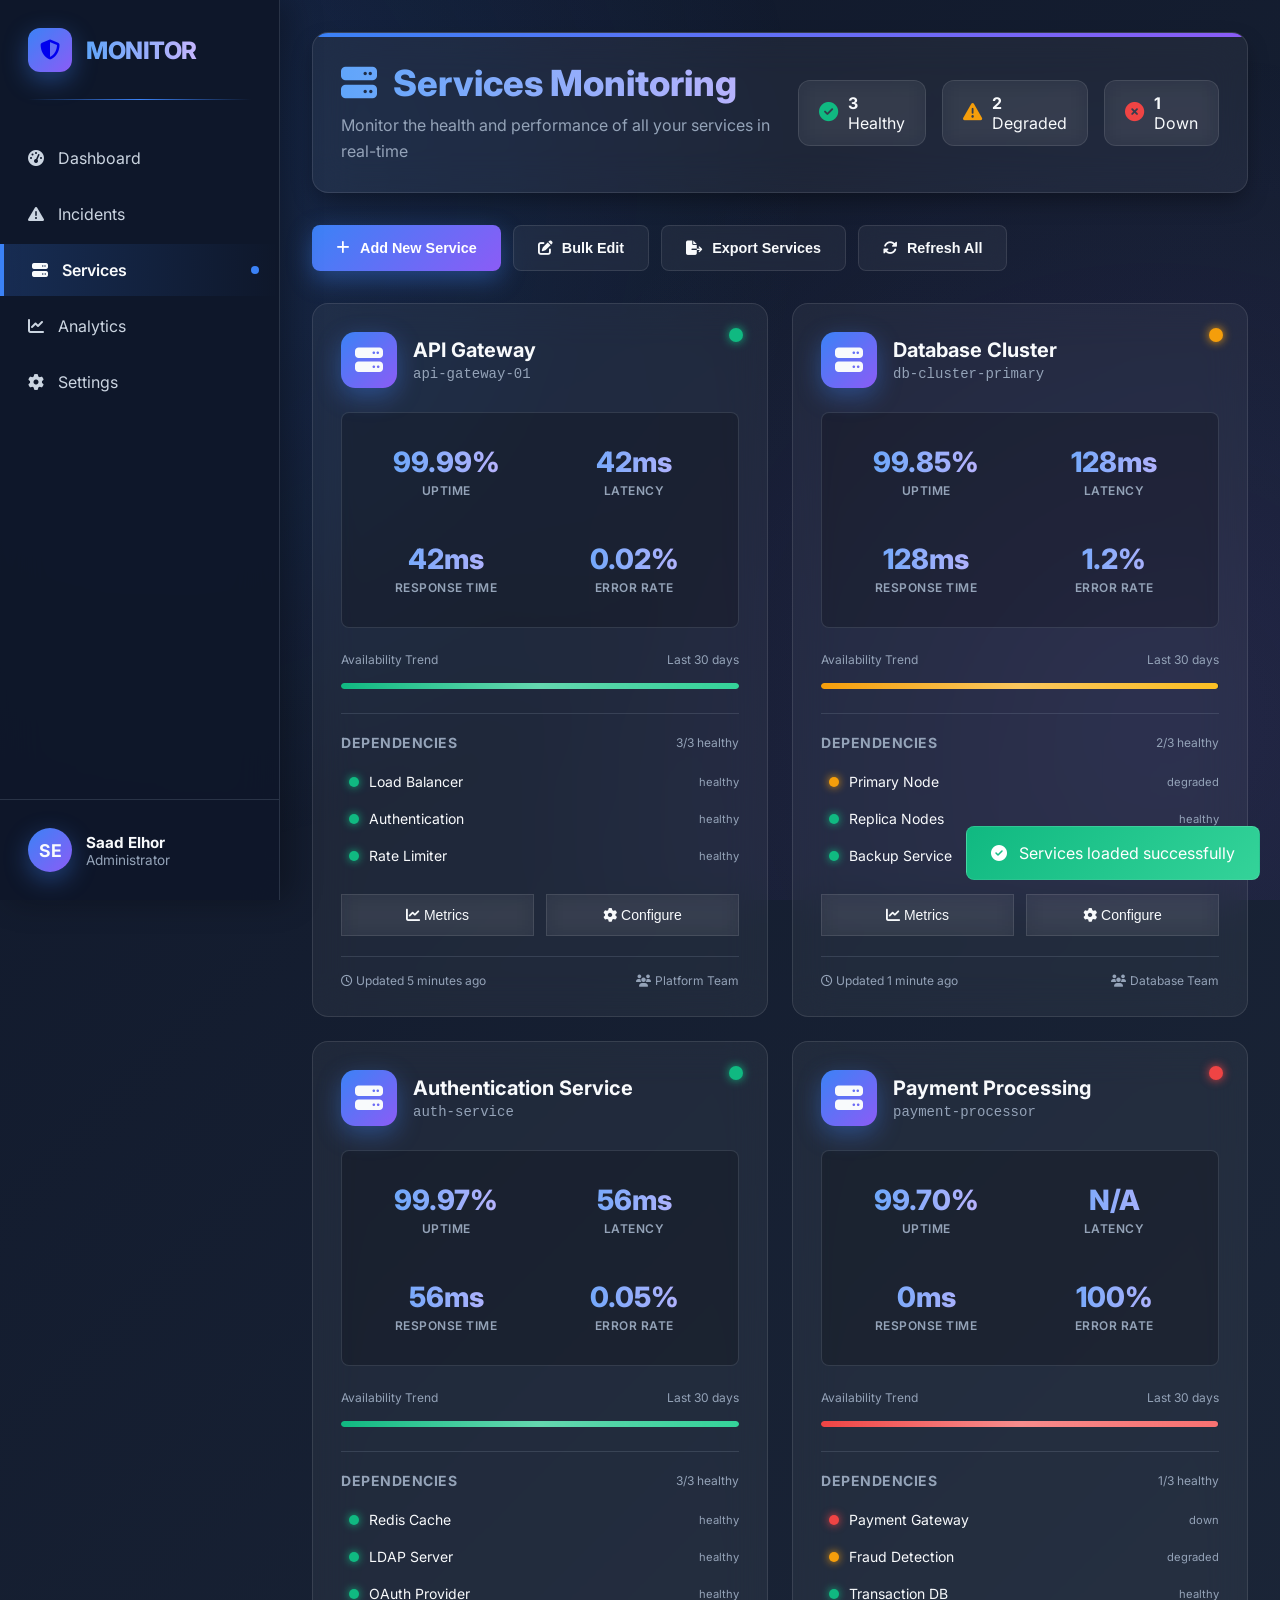
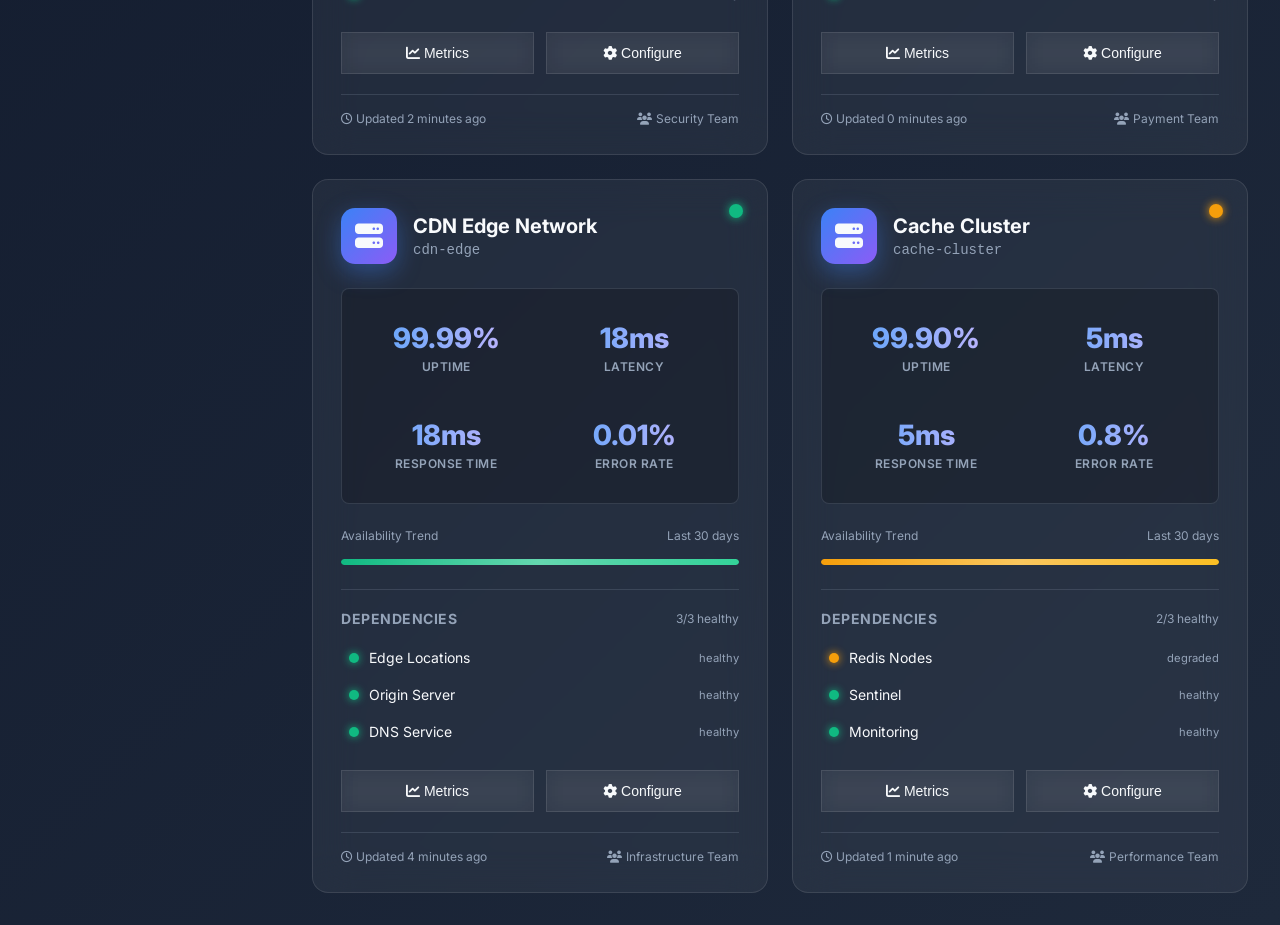
<file: web-ui/services.html>
<!DOCTYPE html>
<html lang="en">
<head>
  <meta charset="UTF-8">
  <meta name="viewport" content="width=device-width, initial-scale=1.0">
  <title>Services Monitoring - Dashboard</title>
  <link href="https://fonts.googleapis.com/css2?family=Inter:wght@300;400;500;600;700;800&display=swap" rel="stylesheet">
  <link rel="stylesheet" href="https://cdnjs.cloudflare.com/ajax/libs/font-awesome/6.4.0/css/all.min.css">
  <style>
    :root {
      --bg-primary: #0f172a;
      --bg-secondary: #1e293b;
      --bg-card: rgba(30, 41, 59, 0.9);
      --text-primary: #f8fafc;
      --text-secondary: #cbd5e1;
      --text-muted: #94a3b8;
      --border-color: rgba(148, 163, 184, 0.2);
      --shadow: 0 10px 25px -5px rgba(0, 0, 0, 0.4);
      --shadow-lg: 0 20px 40px -10px rgba(0, 0, 0, 0.5);
      --radius: 16px;
      --radius-sm: 8px;
      --transition: all 0.3s cubic-bezier(0.4, 0, 0.2, 1);
      --primary: #3b82f6;
      --primary-gradient: linear-gradient(135deg, #3b82f6, #8b5cf6);
      --success: #10b981;
      --warning: #f59e0b;
      --danger: #ef4444;
      --info: #0ea5e9;
      --glass-bg: rgba(255, 255, 255, 0.05);
      --glass-border: rgba(255, 255, 255, 0.1);
    }

    * {
      margin: 0;
      padding: 0;
      box-sizing: border-box;
    }

    body {
      font-family: 'Inter', sans-serif;
      background: linear-gradient(135deg, #0f172a 0%, #1e293b 100%);
      color: var(--text-primary);
      min-height: 100vh;
      position: relative;
    }

    body::before {
      content: '';
      position: fixed;
      top: 0;
      left: 0;
      right: 0;
      height: 100vh;
      background: 
        radial-gradient(circle at 10% 20%, rgba(59, 130, 246, 0.15) 0%, transparent 50%),
        radial-gradient(circle at 90% 80%, rgba(139, 92, 246, 0.1) 0%, transparent 50%);
      z-index: -1;
    }

    /* Enhanced Sidebar */
    .sidebar {
      width: 280px;
      background: rgba(15, 23, 42, 0.97);
      backdrop-filter: blur(20px);
      border-right: 1px solid var(--border-color);
      position: fixed;
      top: 0;
      left: 0;
      height: 100vh;
      z-index: 1000;
      display: flex;
      flex-direction: column;
      box-shadow: 10px 0 30px rgba(0, 0, 0, 0.3);
    }

    .logo {
      display: flex;
      align-items: center;
      gap: 14px;
      padding: 28px;
      text-decoration: none;
      position: relative;
    }

    .logo::after {
      content: '';
      position: absolute;
      bottom: 0;
      left: 28px;
      right: 28px;
      height: 1px;
      background: linear-gradient(90deg, transparent, var(--primary), transparent);
    }

    .logo-icon {
      width: 44px;
      height: 44px;
      background: var(--primary-gradient);
      border-radius: 12px;
      display: flex;
      align-items: center;
      justify-content: center;
      font-size: 20px;
      box-shadow: 0 8px 25px rgba(59, 130, 246, 0.4);
      transition: var(--transition);
    }

    .logo:hover .logo-icon {
      transform: rotate(15deg) scale(1.1);
    }

    .logo-text {
      font-weight: 800;
      font-size: 1.5rem;
      background: linear-gradient(90deg, #60a5fa, #c4b5fd);
      -webkit-background-clip: text;
      -webkit-text-fill-color: transparent;
      letter-spacing: -0.5px;
    }

    .nav {
      padding: 28px 0;
      flex: 1;
    }

    .nav-item {
      display: flex;
      align-items: center;
      gap: 14px;
      padding: 16px 28px;
      color: var(--text-secondary);
      text-decoration: none;
      transition: var(--transition);
      position: relative;
      margin: 4px 0;
    }

    .nav-item:hover {
      background: var(--glass-bg);
      color: var(--text-primary);
      transform: translateX(8px);
    }

    .nav-item.active {
      background: linear-gradient(90deg, rgba(59, 130, 246, 0.2), transparent);
      border-left: 4px solid var(--primary);
      color: var(--text-primary);
      font-weight: 600;
    }

    .nav-item.active::before {
      content: '';
      position: absolute;
      right: 20px;
      width: 8px;
      height: 8px;
      background: var(--primary);
      border-radius: 50%;
      animation: pulse 2s infinite;
    }

    @keyframes pulse {
      0%, 100% { opacity: 1; transform: scale(1); }
      50% { opacity: 0.5; transform: scale(0.9); }
    }

    .sidebar-footer {
      padding: 28px;
      border-top: 1px solid var(--border-color);
    }

    .user-profile {
      display: flex;
      align-items: center;
      gap: 14px;
      transition: var(--transition);
    }

    .user-profile:hover {
      transform: translateY(-2px);
    }

    .user-avatar {
      width: 44px;
      height: 44px;
      border-radius: 50%;
      background: var(--primary-gradient);
      display: flex;
      align-items: center;
      justify-content: center;
      font-weight: 700;
      font-size: 1.1rem;
      box-shadow: 0 8px 25px rgba(59, 130, 246, 0.4);
    }

    .user-info h4 {
      font-size: 0.95rem;
      font-weight: 700;
    }

    .user-info p {
      font-size: 0.85rem;
      color: var(--text-muted);
    }

    /* Main Content */
    .main {
      margin-left: 280px;
      padding: 32px;
      min-height: 100vh;
    }

    /* Enhanced Header */
    .page-header {
      display: flex;
      justify-content: space-between;
      align-items: center;
      margin-bottom: 32px;
      padding: 28px;
      background: var(--glass-bg);
      backdrop-filter: blur(20px);
      border: 1px solid var(--glass-border);
      border-radius: var(--radius);
      box-shadow: var(--shadow);
      position: relative;
      overflow: hidden;
    }

    .page-header::before {
      content: '';
      position: absolute;
      top: 0;
      left: 0;
      right: 0;
      height: 4px;
      background: var(--primary-gradient);
    }

    .header-content h1 {
      font-size: 2.25rem;
      font-weight: 800;
      display: flex;
      align-items: center;
      gap: 16px;
      background: linear-gradient(90deg, #60a5fa, #c4b5fd);
      -webkit-background-clip: text;
      -webkit-text-fill-color: transparent;
      margin-bottom: 8px;
    }

    .header-content p {
      color: var(--text-muted);
      max-width: 500px;
      line-height: 1.6;
    }

    .header-stats {
      display: flex;
      gap: 16px;
    }

    .stat-pill {
      display: flex;
      align-items: center;
      gap: 10px;
      padding: 12px 20px;
      background: var(--glass-bg);
      border: 1px solid var(--glass-border);
      border-radius: 12px;
      backdrop-filter: blur(10px);
      transition: var(--transition);
      cursor: pointer;
    }

    .stat-pill:hover {
      transform: translateY(-2px);
      box-shadow: 0 8px 20px rgba(0, 0, 0, 0.2);
    }

    .stat-pill i {
      font-size: 1.2rem;
    }

    .stat-pill.healthy i { color: var(--success); }
    .stat-pill.degraded i { color: var(--warning); }
    .stat-pill.down i { color: var(--danger); }

    /* Quick Actions */
    .quick-actions {
      display: flex;
      gap: 12px;
      margin-bottom: 32px;
      flex-wrap: wrap;
    }

    .action-btn {
      padding: 14px 24px;
      border-radius: var(--radius-sm);
      font-weight: 600;
      font-size: 0.9rem;
      cursor: pointer;
      transition: var(--transition);
      border: none;
      display: flex;
      align-items: center;
      gap: 10px;
      position: relative;
      overflow: hidden;
    }

    .action-btn::before {
      content: '';
      position: absolute;
      top: 0;
      left: -100%;
      width: 100%;
      height: 100%;
      background: linear-gradient(90deg, transparent, rgba(255, 255, 255, 0.2), transparent);
      transition: left 0.6s ease;
    }

    .action-btn:hover::before {
      left: 100%;
    }

    .btn-primary {
      background: var(--primary-gradient);
      color: white;
      box-shadow: 0 8px 25px rgba(59, 130, 246, 0.4);
    }

    .btn-primary:hover {
      transform: translateY(-2px);
      box-shadow: 0 15px 35px rgba(59, 130, 246, 0.6);
    }

    .btn-secondary {
      background: var(--glass-bg);
      color: var(--text-primary);
      border: 1px solid var(--glass-border);
      backdrop-filter: blur(10px);
    }

    .btn-secondary:hover {
      background: rgba(59, 130, 246, 0.1);
      transform: translateY(-2px);
      box-shadow: 0 8px 20px rgba(0, 0, 0, 0.2);
    }

    /* Enhanced Services Grid */
    .services-grid {
      display: grid;
      grid-template-columns: repeat(auto-fill, minmax(380px, 1fr));
      gap: 24px;
      margin-top: 24px;
    }

    .service-card {
      background: var(--glass-bg);
      backdrop-filter: blur(20px);
      border-radius: var(--radius);
      padding: 28px;
      border: 1px solid var(--glass-border);
      transition: var(--transition);
      position: relative;
      overflow: hidden;
      cursor: pointer;
    }

    .service-card:hover {
      transform: translateY(-8px);
      box-shadow: var(--shadow-lg);
      border-color: var(--primary);
    }

    .service-card::before {
      content: '';
      position: absolute;
      top: 0;
      left: 0;
      right: 0;
      height: 4px;
      background: var(--primary-gradient);
      transform: scaleX(0);
      transition: transform 0.3s ease;
    }

    .service-card:hover::before {
      transform: scaleX(1);
    }

    .service-status {
      position: absolute;
      top: 24px;
      right: 24px;
      width: 14px;
      height: 14px;
      border-radius: 50%;
      box-shadow: 0 0 10px currentColor;
      animation: statusPulse 2s infinite;
    }

    @keyframes statusPulse {
      0%, 100% { box-shadow: 0 0 10px currentColor; }
      50% { box-shadow: 0 0 20px currentColor; }
    }

    .service-status.healthy { 
      background: var(--success);
      color: var(--success);
    }
    .service-status.degraded { 
      background: var(--warning);
      color: var(--warning);
    }
    .service-status.down { 
      background: var(--danger);
      color: var(--danger);
    }

    .service-header {
      display: flex;
      align-items: center;
      gap: 16px;
      margin-bottom: 20px;
    }

    .service-icon {
      width: 56px;
      height: 56px;
      border-radius: 14px;
      background: var(--primary-gradient);
      display: flex;
      align-items: center;
      justify-content: center;
      font-size: 1.75rem;
      box-shadow: 0 8px 25px rgba(59, 130, 246, 0.4);
      transition: var(--transition);
    }

    .service-card:hover .service-icon {
      transform: rotate(15deg) scale(1.1);
    }

    .service-title h3 {
      font-size: 1.25rem;
      font-weight: 700;
      margin-bottom: 4px;
    }

    .service-title p {
      font-size: 0.875rem;
      color: var(--text-muted);
      font-family: 'SF Mono', monospace;
    }

    /* Service Metrics */
    .service-metrics {
      display: grid;
      grid-template-columns: repeat(2, 1fr);
      gap: 20px;
      margin: 24px 0;
      padding: 20px;
      background: rgba(0, 0, 0, 0.2);
      border-radius: var(--radius-sm);
      border: 1px solid var(--border-color);
    }

    .metric {
      text-align: center;
      padding: 12px;
      transition: var(--transition);
    }

    .metric:hover {
      transform: translateY(-2px);
      background: rgba(255, 255, 255, 0.05);
      border-radius: var(--radius-sm);
    }

    .metric-value {
      font-size: 1.75rem;
      font-weight: 800;
      margin-bottom: 4px;
      background: linear-gradient(90deg, #60a5fa, #c4b5fd);
      -webkit-background-clip: text;
      -webkit-text-fill-color: transparent;
    }

    .metric-label {
      font-size: 0.75rem;
      color: var(--text-muted);
      text-transform: uppercase;
      letter-spacing: 0.5px;
      font-weight: 600;
    }

    /* Uptime Chart */
    .uptime-chart {
      height: 6px;
      background: var(--bg-secondary);
      border-radius: 3px;
      margin: 16px 0;
      overflow: hidden;
      position: relative;
    }

    .uptime-fill {
      height: 100%;
      border-radius: 3px;
      transition: width 1s ease;
      position: relative;
      overflow: hidden;
    }

    .uptime-fill::after {
      content: '';
      position: absolute;
      top: 0;
      left: 0;
      right: 0;
      bottom: 0;
      background: linear-gradient(90deg, 
        transparent, 
        rgba(255, 255, 255, 0.3), 
        transparent);
      animation: shimmer 2s infinite;
    }

    @keyframes shimmer {
      0% { transform: translateX(-100%); }
      100% { transform: translateX(100%); }
    }

    .uptime-fill.healthy { 
      background: linear-gradient(90deg, var(--success), #34d399);
    }
    .uptime-fill.degraded { 
      background: linear-gradient(90deg, var(--warning), #fbbf24);
    }
    .uptime-fill.down { 
      background: linear-gradient(90deg, var(--danger), #f87171);
    }

    .uptime-info {
      display: flex;
      justify-content: space-between;
      font-size: 0.75rem;
      color: var(--text-muted);
      margin-bottom: 4px;
    }

    /* Dependencies */
    .dependency-list {
      margin-top: 24px;
      padding-top: 20px;
      border-top: 1px solid var(--border-color);
    }

    .dependency-header {
      display: flex;
      justify-content: space-between;
      align-items: center;
      margin-bottom: 12px;
    }

    .dependency-header h4 {
      font-size: 0.875rem;
      color: var(--text-muted);
      text-transform: uppercase;
      letter-spacing: 0.5px;
    }

    .dependency-item {
      display: flex;
      align-items: center;
      gap: 10px;
      padding: 10px 0;
      font-size: 0.875rem;
      transition: var(--transition);
      border-radius: 6px;
      padding-left: 8px;
    }

    .dependency-item:hover {
      background: rgba(255, 255, 255, 0.05);
      transform: translateX(4px);
    }

    .dependency-status {
      width: 10px;
      height: 10px;
      border-radius: 50%;
      box-shadow: 0 0 8px currentColor;
      animation: pulse 2s infinite;
    }

    .dependency-status.healthy { 
      background: var(--success);
      color: var(--success);
    }
    .dependency-status.degraded { 
      background: var(--warning);
      color: var(--warning);
    }
    .dependency-status.down { 
      background: var(--danger);
      color: var(--danger);
    }

    /* Service Actions */
    .service-actions {
      display: flex;
      gap: 12px;
      margin-top: 20px;
    }

    .service-actions .btn {
      flex: 1;
      padding: 12px;
      font-size: 0.875rem;
    }

    /* Service Footer */
    .service-footer {
      display: flex;
      align-items: center;
      justify-content: space-between;
      margin-top: 20px;
      padding-top: 16px;
      border-top: 1px solid var(--border-color);
      font-size: 0.75rem;
      color: var(--text-muted);
    }

    /* Modal */
    .service-modal {
      display: none;
      position: fixed;
      top: 0;
      left: 0;
      width: 100%;
      height: 100%;
      background: rgba(15, 23, 42, 0.95);
      backdrop-filter: blur(20px);
      z-index: 2000;
      align-items: center;
      justify-content: center;
      animation: fadeIn 0.3s ease;
    }

    @keyframes fadeIn {
      from { opacity: 0; }
      to { opacity: 1; }
    }

    .modal-content {
      width: 90%;
      max-width: 800px;
      max-height: 90vh;
      overflow-y: auto;
      background: var(--glass-bg);
      backdrop-filter: blur(30px);
      border-radius: var(--radius);
      border: 1px solid var(--glass-border);
      box-shadow: var(--shadow-lg);
      animation: slideUp 0.4s cubic-bezier(0.4, 0, 0.2, 1);
    }

    @keyframes slideUp {
      from { 
        transform: translateY(40px);
        opacity: 0;
      }
      to { 
        transform: translateY(0);
        opacity: 1;
      }
    }

    .modal-header {
      padding: 28px;
      border-bottom: 1px solid var(--border-color);
      display: flex;
      justify-content: space-between;
      align-items: center;
    }

    .modal-header h2 {
      font-size: 1.5rem;
      font-weight: 700;
    }

    .modal-close {
      background: none;
      border: none;
      color: var(--text-muted);
      font-size: 2rem;
      cursor: pointer;
      transition: var(--transition);
      width: 40px;
      height: 40px;
      display: flex;
      align-items: center;
      justify-content: center;
      border-radius: 8px;
    }

    .modal-close:hover {
      color: var(--text-primary);
      background: var(--glass-bg);
    }

    .modal-body {
      padding: 28px;
    }

    /* Toast Notifications */
    .toast-container {
      position: fixed;
      bottom: 20px;
      right: 20px;
      z-index: 3000;
    }

    .toast {
      padding: 16px 24px;
      margin-top: 12px;
      border-radius: var(--radius-sm);
      color: white;
      display: flex;
      align-items: center;
      gap: 12px;
      animation: slideInRight 0.3s ease;
      backdrop-filter: blur(10px);
      border: 1px solid rgba(255, 255, 255, 0.1);
      max-width: 400px;
    }

    @keyframes slideInRight {
      from {
        transform: translateX(100%);
        opacity: 0;
      }
      to {
        transform: translateX(0);
        opacity: 1;
      }
    }

    .toast.success {
      background: linear-gradient(135deg, var(--success), #34d399);
    }

    .toast.error {
      background: linear-gradient(135deg, var(--danger), #f87171);
    }

    .toast.warning {
      background: linear-gradient(135deg, var(--warning), #fbbf24);
    }

    .toast.info {
      background: linear-gradient(135deg, var(--primary), #60a5fa);
    }

    /* Loading States */
    .skeleton {
      background: linear-gradient(90deg, var(--bg-secondary) 25%, var(--glass-bg) 50%, var(--bg-secondary) 75%);
      background-size: 200% 100%;
      animation: loading 1.5s infinite;
      border-radius: 4px;
    }

    @keyframes loading {
      0% { background-position: 200% 0; }
      100% { background-position: -200% 0; }
    }

    /* Responsive Design */
    @media (max-width: 1200px) {
      .services-grid {
        grid-template-columns: repeat(auto-fill, minmax(340px, 1fr));
      }
    }

    @media (max-width: 1024px) {
      .sidebar {
        transform: translateX(-100%);
        box-shadow: none;
      }
      
      .sidebar.active {
        transform: translateX(0);
        box-shadow: 10px 0 30px rgba(0, 0, 0, 0.3);
      }
      
      .main {
        margin-left: 0;
        padding: 24px;
      }
      
      .menu-toggle {
        display: flex !important;
      }
    }

    @media (max-width: 768px) {
      .page-header {
        flex-direction: column;
        align-items: flex-start;
        gap: 20px;
      }
      
      .header-stats {
        width: 100%;
        justify-content: space-between;
      }
      
      .quick-actions {
        flex-direction: column;
      }
      
      .services-grid {
        grid-template-columns: 1fr;
      }
      
      .service-metrics {
        grid-template-columns: repeat(2, 1fr);
      }
    }

    @media (max-width: 480px) {
      .main {
        padding: 16px;
      }
      
      .page-header {
        padding: 20px;
      }
      
      .header-stats {
        flex-direction: column;
        gap: 12px;
      }
      
      .stat-pill {
        width: 100%;
        justify-content: center;
      }
    }

    /* Mobile Menu Toggle */
    .menu-toggle {
      display: none;
      position: fixed;
      top: 20px;
      left: 20px;
      z-index: 1001;
      background: var(--primary-gradient);
      color: white;
      width: 56px;
      height: 56px;
      border-radius: 12px;
      border: none;
      cursor: pointer;
      align-items: center;
      justify-content: center;
      font-size: 1.5rem;
      box-shadow: var(--shadow);
      transition: var(--transition);
    }

    .menu-toggle:hover {
      transform: scale(1.1);
    }

    /* Custom Scrollbar */
    ::-webkit-scrollbar {
      width: 8px;
      height: 8px;
    }

    ::-webkit-scrollbar-track {
      background: var(--bg-secondary);
      border-radius: 4px;
    }

    ::-webkit-scrollbar-thumb {
      background: var(--primary-gradient);
      border-radius: 4px;
    }

    ::-webkit-scrollbar-thumb:hover {
      background: linear-gradient(135deg, #2563eb, #7c3aed);
    }
  </style>
</head>
<body>
  <!-- Mobile Menu Toggle -->
  <button class="menu-toggle" id="menuToggle">
    <i class="fas fa-bars"></i>
  </button>

  <!-- Sidebar -->
  <div class="sidebar" id="sidebar">
    <a href="index.html" class="logo">
      <div class="logo-icon">
        <i class="fas fa-shield-alt"></i>
      </div>
      <div class="logo-text">MONITOR</div>
    </a>

    <nav class="nav">
      <a href="index.html" class="nav-item">
        <i class="fas fa-tachometer-alt"></i>
        <span>Dashboard</span>
      </a>
      <a href="incidents.html" class="nav-item">
        <i class="fas fa-exclamation-triangle"></i>
        <span>Incidents</span>
      </a>
      <a href="services.html" class="nav-item active">
        <i class="fas fa-server"></i>
        <span>Services</span>
      </a>
      <a href="analytics.html" class="nav-item">
        <i class="fas fa-chart-line"></i>
        <span>Analytics</span>
      </a>
      <a href="settings.html" class="nav-item">
        <i class="fas fa-cog"></i>
        <span>Settings</span>
      </a>
    </nav>

    <div class="sidebar-footer">
      <div class="user-profile">
        <div class="user-avatar">SE</div>
        <div class="user-info">
          <h4>Saad Elhor</h4>
          <p>Administrator</p>
        </div>
      </div>
    </div>
  </div>

  <!-- Main Content -->
  <div class="main">
    <!-- Page Header -->
    <div class="page-header">
      <div class="header-content">
        <h1>
          <i class="fas fa-server"></i>
          Services Monitoring
        </h1>
        <p>Monitor the health and performance of all your services in real-time</p>
      </div>
      <div class="header-stats">
        <div class="stat-pill healthy" id="healthyPill">
          <i class="fas fa-check-circle"></i>
          <span><strong id="healthyCount">0</strong> Healthy</span>
        </div>
        <div class="stat-pill degraded" id="degradedPill">
          <i class="fas fa-exclamation-triangle"></i>
          <span><strong id="degradedCount">0</strong> Degraded</span>
        </div>
        <div class="stat-pill down" id="downPill">
          <i class="fas fa-times-circle"></i>
          <span><strong id="downCount">0</strong> Down</span>
        </div>
      </div>
    </div>

    <!-- Quick Actions -->
    <div class="quick-actions">
      <button class="action-btn btn-primary" id="addServiceBtn">
        <i class="fas fa-plus"></i>
        Add New Service
      </button>
      <button class="action-btn btn-secondary" id="bulkEditBtn">
        <i class="fas fa-edit"></i>
        Bulk Edit
      </button>
      <button class="action-btn btn-secondary" id="exportBtn">
        <i class="fas fa-file-export"></i>
        Export Services
      </button>
      <button class="action-btn btn-secondary" id="refreshBtn">
        <i class="fas fa-sync-alt"></i>
        Refresh All
      </button>
    </div>

    <!-- Services Grid -->
    <div class="services-grid" id="servicesGrid">
      <!-- Will be populated by JavaScript -->
    </div>
  </div>

  <!-- Toast Container -->
  <div class="toast-container" id="toastContainer"></div>

  <!-- Service Detail Modal -->
  <div class="service-modal" id="serviceModal">
    <div class="modal-content">
      <div class="modal-header">
        <h2 id="modalTitle">Service Details</h2>
        <button class="modal-close" id="closeModal">&times;</button>
      </div>
      <div class="modal-body" id="modalBody">
        <!-- Will be populated by JavaScript -->
      </div>
    </div>
  </div>

  <script>
    // Enhanced Services Monitoring System
    class ServicesManager {
      constructor() {
        this.services = [];
        this.filteredServices = [];
        this.statusFilter = 'all';
        this.init();
      }

      async init() {
        this.setupEventListeners();
        await this.loadServices();
      }

      async loadServices() {
        this.showLoadingState();
        
        try {
          // Simulate API call with delay
          await new Promise(resolve => setTimeout(resolve, 800));
          
          this.services = [
            {
              id: 'api-gateway-01',
              name: 'API Gateway',
              status: 'healthy',
              uptime: '99.99%',
              latency: '42ms',
              lastIncident: '2 days ago',
              responseTime: 42,
              errorRate: 0.02,
              throughput: 1250,
              dependencies: [
                { name: 'Load Balancer', status: 'healthy' },
                { name: 'Authentication', status: 'healthy' },
                { name: 'Rate Limiter', status: 'healthy' }
              ],
              lastUpdated: new Date(Date.now() - 300000),
              description: 'Main entry point for all API requests',
              environment: 'Production',
              team: 'Platform Team'
            },
            {
              id: 'db-cluster-primary',
              name: 'Database Cluster',
              status: 'degraded',
              uptime: '99.85%',
              latency: '128ms',
              lastIncident: '1 hour ago',
              responseTime: 128,
              errorRate: 1.2,
              throughput: 850,
              dependencies: [
                { name: 'Primary Node', status: 'degraded' },
                { name: 'Replica Nodes', status: 'healthy' },
                { name: 'Backup Service', status: 'healthy' }
              ],
              lastUpdated: new Date(Date.now() - 60000),
              description: 'Primary database cluster serving production data',
              environment: 'Production',
              team: 'Database Team'
            },
            {
              id: 'auth-service',
              name: 'Authentication Service',
              status: 'healthy',
              uptime: '99.97%',
              latency: '56ms',
              lastIncident: '5 days ago',
              responseTime: 56,
              errorRate: 0.05,
              throughput: 3200,
              dependencies: [
                { name: 'Redis Cache', status: 'healthy' },
                { name: 'LDAP Server', status: 'healthy' },
                { name: 'OAuth Provider', status: 'healthy' }
              ],
              lastUpdated: new Date(Date.now() - 120000),
              description: 'User authentication and authorization service',
              environment: 'Production',
              team: 'Security Team'
            },
            {
              id: 'payment-processor',
              name: 'Payment Processing',
              status: 'down',
              uptime: '99.70%',
              latency: 'N/A',
              lastIncident: 'Now',
              responseTime: 0,
              errorRate: 100,
              throughput: 0,
              dependencies: [
                { name: 'Payment Gateway', status: 'down' },
                { name: 'Fraud Detection', status: 'degraded' },
                { name: 'Transaction DB', status: 'healthy' }
              ],
              lastUpdated: new Date(Date.now() - 10000),
              description: 'Payment processing and transaction management',
              environment: 'Production',
              team: 'Payment Team'
            },
            {
              id: 'cdn-edge',
              name: 'CDN Edge Network',
              status: 'healthy',
              uptime: '99.99%',
              latency: '18ms',
              lastIncident: '1 week ago',
              responseTime: 18,
              errorRate: 0.01,
              throughput: 8500,
              dependencies: [
                { name: 'Edge Locations', status: 'healthy' },
                { name: 'Origin Server', status: 'healthy' },
                { name: 'DNS Service', status: 'healthy' }
              ],
              lastUpdated: new Date(Date.now() - 240000),
              description: 'Content Delivery Network for global distribution',
              environment: 'Production',
              team: 'Infrastructure Team'
            },
            {
              id: 'cache-cluster',
              name: 'Cache Cluster',
              status: 'degraded',
              uptime: '99.90%',
              latency: '5ms',
              lastIncident: '3 hours ago',
              responseTime: 5,
              errorRate: 0.8,
              throughput: 45000,
              dependencies: [
                { name: 'Redis Nodes', status: 'degraded' },
                { name: 'Sentinel', status: 'healthy' },
                { name: 'Monitoring', status: 'healthy' }
              ],
              lastUpdated: new Date(Date.now() - 90000),
              description: 'In-memory cache cluster for high-performance data access',
              environment: 'Production',
              team: 'Performance Team'
            }
          ];
          
          this.filteredServices = [...this.services];
          this.renderServices();
          this.updateStats();
          this.showToast('Services loaded successfully', 'success');
        } catch (error) {
          console.error('Failed to load services:', error);
          this.showToast('Failed to load services', 'error');
        }
      }

      showLoadingState() {
        const grid = document.getElementById('servicesGrid');
        grid.innerHTML = `
          <div style="grid-column: 1 / -1; display: grid; grid-template-columns: repeat(auto-fill, minmax(380px, 1fr)); gap: 24px;">
            ${Array(4).fill().map(() => `
              <div class="service-card">
                <div style="display: flex; align-items: center; gap: 16px; margin-bottom: 20px;">
                  <div class="skeleton" style="width: 56px; height: 56px; border-radius: 14px;"></div>
                  <div style="flex: 1;">
                    <div class="skeleton" style="height: 24px; width: 80%; margin-bottom: 8px;"></div>
                    <div class="skeleton" style="height: 16px; width: 60%;"></div>
                  </div>
                </div>
                <div style="display: grid; grid-template-columns: repeat(2, 1fr); gap: 20px; margin: 24px 0;">
                  ${Array(2).fill().map(() => `
                    <div class="skeleton" style="height: 48px; border-radius: 8px;"></div>
                  `).join('')}
                </div>
                <div class="skeleton" style="height: 6px; width: 100%; border-radius: 3px; margin: 16px 0;"></div>
                <div style="margin-top: 24px;">
                  <div class="skeleton" style="height: 16px; width: 40%; margin-bottom: 12px;"></div>
                  ${Array(3).fill().map(() => `
                    <div class="skeleton" style="height: 12px; width: 90%; margin: 8px 0;"></div>
                  `).join('')}
                </div>
              </div>
            `).join('')}
          </div>
        `;
      }

      renderServices() {
        const grid = document.getElementById('servicesGrid');
        
        if (this.filteredServices.length === 0) {
          grid.innerHTML = `
            <div style="grid-column: 1 / -1; text-align: center; padding: 80px 20px;">
              <i class="fas fa-server" style="font-size: 4rem; color: var(--text-muted); margin-bottom: 24px; opacity: 0.5;"></i>
              <h3 style="color: var(--text-primary); margin-bottom: 12px;">No Services Found</h3>
              <p style="color: var(--text-muted); max-width: 400px; margin: 0 auto 24px; line-height: 1.6;">
                No services match your current filters. Try adjusting your criteria or add a new service.
              </p>
              <button class="action-btn btn-primary" onclick="servicesManager.showAddServiceModal()">
                <i class="fas fa-plus"></i>
                Add New Service
              </button>
            </div>
          `;
          return;
        }

        grid.innerHTML = this.filteredServices.map(service => `
          <div class="service-card" onclick="servicesManager.viewService('${service.id}')">
            <div class="service-status ${service.status}"></div>
            
            <div class="service-header">
              <div class="service-icon">
                <i class="fas fa-server"></i>
              </div>
              <div class="service-title">
                <h3>${service.name}</h3>
                <p>${service.id}</p>
              </div>
            </div>
            
            <div class="service-metrics">
              <div class="metric">
                <div class="metric-value">${service.uptime}</div>
                <div class="metric-label">Uptime</div>
              </div>
              <div class="metric">
                <div class="metric-value">${service.latency}</div>
                <div class="metric-label">Latency</div>
              </div>
              <div class="metric">
                <div class="metric-value">${service.responseTime}ms</div>
                <div class="metric-label">Response Time</div>
              </div>
              <div class="metric">
                <div class="metric-value">${service.errorRate}%</div>
                <div class="metric-label">Error Rate</div>
              </div>
            </div>
            
            <div>
              <div class="uptime-info">
                <span>Availability Trend</span>
                <span>Last 30 days</span>
              </div>
              <div class="uptime-chart">
                <div class="uptime-fill ${service.status}" 
                     style="width: ${parseFloat(service.uptime)}%"></div>
              </div>
            </div>
            
            <div class="dependency-list">
              <div class="dependency-header">
                <h4>Dependencies</h4>
                <span style="font-size: 0.75rem; color: var(--text-muted);">
                  ${service.dependencies.filter(d => d.status === 'healthy').length}/${service.dependencies.length} healthy
                </span>
              </div>
              ${service.dependencies.map(dep => `
                <div class="dependency-item">
                  <div class="dependency-status ${dep.status}"></div>
                  <span>${dep.name}</span>
                  <span style="margin-left: auto; font-size: 0.7rem; color: var(--text-muted);">
                    ${dep.status}
                  </span>
                </div>
              `).join('')}
            </div>
            
            <div class="service-actions">
              <button class="btn btn-secondary" onclick="event.stopPropagation(); servicesManager.viewMetrics('${service.id}')">
                <i class="fas fa-chart-line"></i>
                Metrics
              </button>
              <button class="btn btn-secondary" onclick="event.stopPropagation(); servicesManager.editService('${service.id}')">
                <i class="fas fa-cog"></i>
                Configure
              </button>
            </div>
            
            <div class="service-footer">
              <div>
                <i class="far fa-clock"></i>
                Updated ${this.getTimeAgo(service.lastUpdated)}
              </div>
              <div style="display: flex; align-items: center; gap: 4px;">
                <i class="fas fa-users"></i>
                ${service.team}
              </div>
            </div>
          </div>
        `).join('');
      }

      updateStats() {
        const healthy = this.services.filter(s => s.status === 'healthy').length;
        const degraded = this.services.filter(s => s.status === 'degraded').length;
        const down = this.services.filter(s => s.status === 'down').length;

        document.getElementById('healthyCount').textContent = healthy;
        document.getElementById('degradedCount').textContent = degraded;
        document.getElementById('downCount').textContent = down;

        // Update pill colors based on counts
        const healthyPill = document.getElementById('healthyPill');
        const degradedPill = document.getElementById('degradedPill');
        const downPill = document.getElementById('downPill');

        healthyPill.style.opacity = healthy === 0 ? '0.5' : '1';
        degradedPill.style.opacity = degraded === 0 ? '0.5' : '1';
        downPill.style.opacity = down === 0 ? '0.5' : '1';
      }

      viewService(id) {
        const service = this.services.find(s => s.id === id);
        if (!service) return;

        const modal = document.getElementById('serviceModal');
        const modalTitle = document.getElementById('modalTitle');
        const modalBody = document.getElementById('modalBody');

        modalTitle.textContent = `${service.name} - Details`;
        modalBody.innerHTML = `
          <div style="display: grid; gap: 32px;">
            <div>
              <h3 style="font-size: 1.25rem; margin-bottom: 16px; color: var(--text-primary); display: flex; align-items: center; gap: 12px;">
                <div class="service-status ${service.status}" style="position: relative; top: 0; right: 0;"></div>
                Service Overview
              </h3>
              <div style="display: grid; grid-template-columns: repeat(auto-fit, minmax(200px, 1fr)); gap: 20px;">
                <div>
                  <label style="font-size: 0.875rem; color: var(--text-muted);">Service ID</label>
                  <div style="font-family: 'SF Mono', monospace; font-weight: 600; margin-top: 4px;">${service.id}</div>
                </div>
                <div>
                  <label style="font-size: 0.875rem; color: var(--text-muted);">Status</label>
                  <div style="margin-top: 4px;">
                    <span class="badge ${service.status === 'healthy' ? 'severity-badge severity-low' : service.status === 'degraded' ? 'severity-badge severity-medium' : 'severity-badge severity-high'}" 
                          style="display: inline-flex; align-items: center; gap: 6px; padding: 6px 12px;">
                      <i class="fas fa-circle" style="font-size: 0.6rem;"></i>
                      ${service.status.charAt(0).toUpperCase() + service.status.slice(1)}
                    </span>
                  </div>
                </div>
                <div>
                  <label style="font-size: 0.875rem; color: var(--text-muted);">Environment</label>
                  <div style="font-weight: 600; margin-top: 4px;">${service.environment}</div>
                </div>
                <div>
                  <label style="font-size: 0.875rem; color: var(--text-muted);">Team</label>
                  <div style="font-weight: 600; margin-top: 4px;">${service.team}</div>
                </div>
              </div>
            </div>

            <div>
              <h3 style="font-size: 1.25rem; margin-bottom: 16px; color: var(--text-primary);">
                <i class="fas fa-chart-line"></i>
                Performance Metrics
              </h3>
              <div style="display: grid; grid-template-columns: repeat(auto-fit, minmax(150px, 1fr)); gap: 16px;">
                <div style="text-align: center; padding: 16px; background: rgba(0, 0, 0, 0.2); border-radius: 8px;">
                  <div style="font-size: 1.75rem; font-weight: 800; color: var(--success);">${service.uptime}</div>
                  <div style="font-size: 0.75rem; color: var(--text-muted);">Uptime</div>
                </div>
                <div style="text-align: center; padding: 16px; background: rgba(0, 0, 0, 0.2); border-radius: 8px;">
                  <div style="font-size: 1.75rem; font-weight: 800; color: var(--primary);">${service.latency}</div>
                  <div style="font-size: 0.75rem; color: var(--text-muted);">Latency</div>
                </div>
                <div style="text-align: center; padding: 16px; background: rgba(0, 0, 0, 0.2); border-radius: 8px;">
                  <div style="font-size: 1.75rem; font-weight: 800; color: ${service.responseTime < 100 ? 'var(--success)' : service.responseTime < 200 ? 'var(--warning)' : 'var(--danger)'}">${service.responseTime}ms</div>
                  <div style="font-size: 0.75rem; color: var(--text-muted);">Response Time</div>
                </div>
                <div style="text-align: center; padding: 16px; background: rgba(0, 0, 0, 0.2); border-radius: 8px;">
                  <div style="font-size: 1.75rem; font-weight: 800; color: ${service.errorRate < 1 ? 'var(--success)' : service.errorRate < 5 ? 'var(--warning)' : 'var(--danger)'}">${service.errorRate}%</div>
                  <div style="font-size: 0.75rem; color: var(--text-muted);">Error Rate</div>
                </div>
              </div>
            </div>

            <div>
              <h3 style="font-size: 1.25rem; margin-bottom: 16px; color: var(--text-primary);">
                <i class="fas fa-info-circle"></i>
                Description
              </h3>
              <p style="color: var(--text-secondary); line-height: 1.6; background: rgba(0, 0, 0, 0.2); padding: 16px; border-radius: 8px;">
                ${service.description}
              </p>
            </div>

            <div>
              <h3 style="font-size: 1.25rem; margin-bottom: 16px; color: var(--text-primary);">
                <i class="fas fa-history"></i>
                Recent Activity
              </h3>
              <div style="color: var(--text-secondary);">
                <div style="display: flex; align-items: center; gap: 12px; margin-bottom: 8px;">
                  <i class="far fa-clock"></i>
                  <span>Last incident: ${service.lastIncident}</span>
                </div>
                <div style="display: flex; align-items: center; gap: 12px;">
                  <i class="fas fa-sync-alt"></i>
                  <span>Last updated: ${this.getTimeAgo(service.lastUpdated)}</span>
                </div>
              </div>
            </div>
          </div>
        `;

        modal.style.display = 'flex';
      }

      viewMetrics(id) {
        this.showToast(`Opening metrics dashboard for service: ${id}`, 'info');
      }

      editService(id) {
        const service = this.services.find(s => s.id === id);
        if (service) {
          this.showToast(`Opening configuration for ${service.name}`, 'info');
        }
      }

      showAddServiceModal() {
        this.showToast('Add service form would open here', 'info');
      }

      filterByStatus(status) {
        this.statusFilter = status;
        if (status === 'all') {
          this.filteredServices = [...this.services];
        } else {
          this.filteredServices = this.services.filter(s => s.status === status);
        }
        this.renderServices();
      }

      getTimeAgo(date) {
        const now = new Date();
        const diffMs = now - new Date(date);
        const diffMins = Math.floor(diffMs / 60000);
        const diffHours = Math.floor(diffMs / 3600000);
        
        if (diffMins < 60) {
          return `${diffMins} minute${diffMins !== 1 ? 's' : ''} ago`;
        } else if (diffHours < 24) {
          return `${diffHours} hour${diffHours !== 1 ? 's' : ''} ago`;
        } else {
          const diffDays = Math.floor(diffMs / 86400000);
          return `${diffDays} day${diffDays !== 1 ? 's' : ''} ago`;
        }
      }

      showToast(message, type = 'info') {
        const container = document.getElementById('toastContainer');
        const toast = document.createElement('div');
        toast.className = `toast ${type}`;
        toast.innerHTML = `
          <i class="fas fa-${type === 'success' ? 'check-circle' : type === 'error' ? 'exclamation-circle' : type === 'warning' ? 'exclamation-triangle' : 'info-circle'}"></i>
          <span>${message}</span>
        `;
        
        container.appendChild(toast);
        
        setTimeout(() => {
          toast.style.animation = 'slideInRight 0.3s ease reverse';
          setTimeout(() => toast.remove(), 300);
        }, 4000);
      }

      setupEventListeners() {
        // Mobile menu toggle
        document.getElementById('menuToggle').addEventListener('click', () => {
          document.getElementById('sidebar').classList.toggle('active');
        });

        // Close sidebar when clicking outside on mobile
        document.addEventListener('click', (e) => {
          const sidebar = document.getElementById('sidebar');
          const menuToggle = document.getElementById('menuToggle');
          
          if (window.innerWidth <= 1024 && 
              !sidebar.contains(e.target) && 
              e.target !== menuToggle && 
              !menuToggle.contains(e.target)) {
            sidebar.classList.remove('active');
          }
        });

        // Quick actions
        document.getElementById('addServiceBtn').addEventListener('click', () => this.showAddServiceModal());
        document.getElementById('refreshBtn').addEventListener('click', () => this.loadServices());
        document.getElementById('exportBtn').addEventListener('click', () => {
          this.showToast('Exporting services data...', 'success');
        });
        document.getElementById('bulkEditBtn').addEventListener('click', () => {
          this.showToast('Bulk edit mode activated', 'info');
        });

        // Status filter pills
        document.getElementById('healthyPill').addEventListener('click', () => this.filterByStatus('healthy'));
        document.getElementById('degradedPill').addEventListener('click', () => this.filterByStatus('degraded'));
        document.getElementById('downPill').addEventListener('click', () => this.filterByStatus('down'));

        // Modal close
        document.getElementById('closeModal').addEventListener('click', () => {
          document.getElementById('serviceModal').style.display = 'none';
        });

        document.getElementById('serviceModal').addEventListener('click', (e) => {
          if (e.target === document.getElementById('serviceModal')) {
            document.getElementById('serviceModal').style.display = 'none';
          }
        });

        // Keyboard shortcuts
        document.addEventListener('keydown', (e) => {
          if (e.key === 'Escape') {
            document.getElementById('serviceModal').style.display = 'none';
          }
          if (e.key === 'r' && e.ctrlKey) {
            e.preventDefault();
            this.loadServices();
          }
        });

        // Simulate real-time updates
        setInterval(() => {
          // Randomly update service statuses for simulation
          const randomService = this.services[Math.floor(Math.random() * this.services.length)];
          if (Math.random() > 0.8) {
            const oldStatus = randomService.status;
            const statuses = ['healthy', 'degraded', 'down'];
            randomService.status = statuses[Math.floor(Math.random() * statuses.length)];
            randomService.lastUpdated = new Date();
            
            if (oldStatus !== randomService.status) {
              this.renderServices();
              this.updateStats();
              this.showToast(`${randomService.name} status changed to ${randomService.status}`, 
                           randomService.status === 'healthy' ? 'success' : 
                           randomService.status === 'degraded' ? 'warning' : 'error');
            }
          }
        }, 10000);
      }
    }

    // Initialize the services manager
    const servicesManager = new ServicesManager();
  </script>
</body>
</html>
</file>
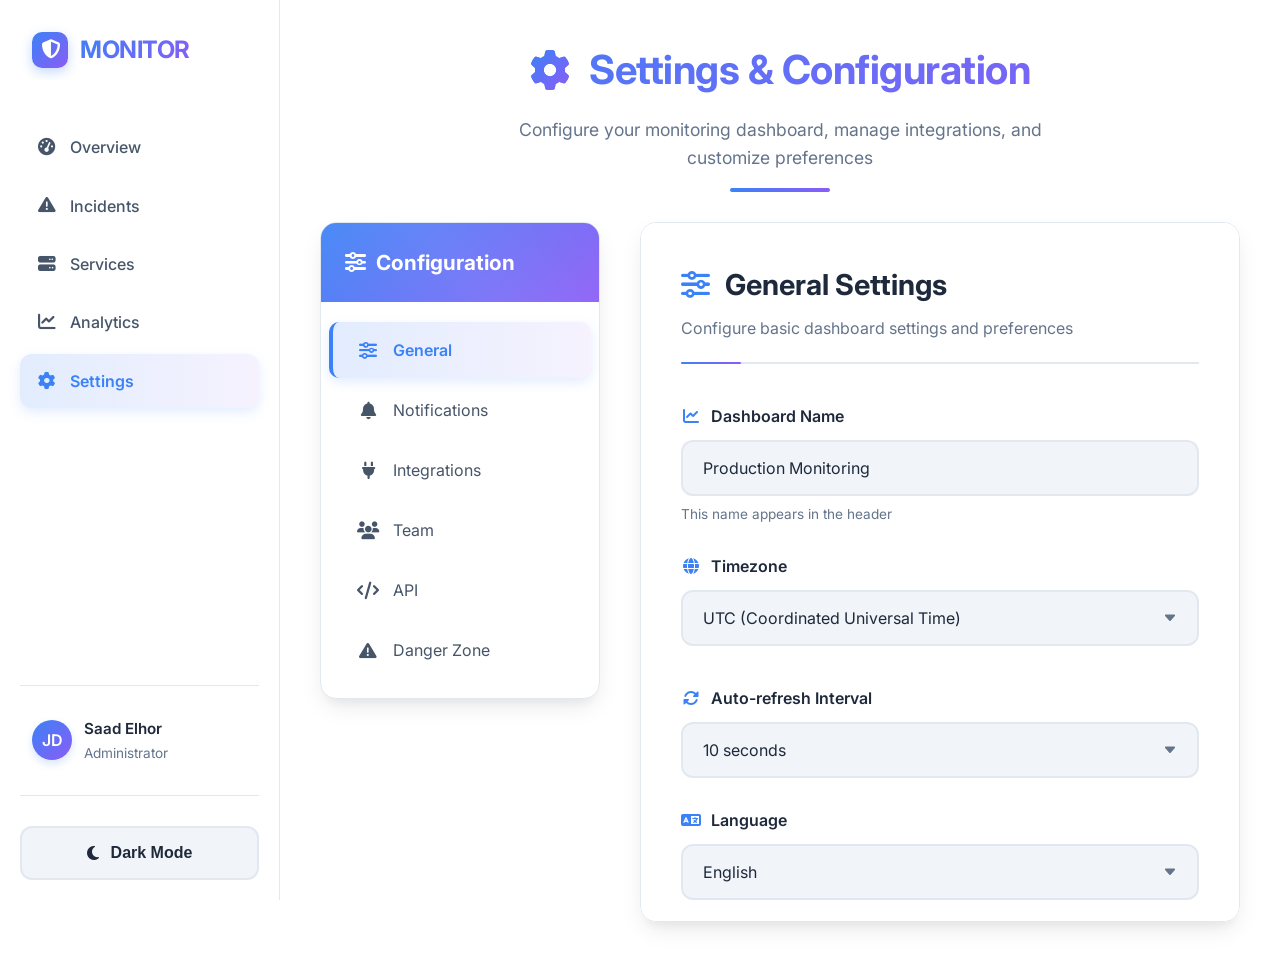
<file: web-ui/settings.html>
<!DOCTYPE html>
<html lang="en">
<head>
  <meta charset="UTF-8">
  <meta name="viewport" content="width=device-width, initial-scale=1.0">
  <title>Settings - Monitoring Dashboard</title>
  <link href="https://fonts.googleapis.com/css2?family=Inter:wght@300;400;500;600;700&display=swap" rel="stylesheet">
  <link rel="stylesheet" href="https://cdnjs.cloudflare.com/ajax/libs/font-awesome/6.4.0/css/all.min.css">
  <style>
    :root {
      /* Light Theme Variables */
      --primary: #3b82f6;
      --primary-light: #60a5fa;
      --primary-dark: #2563eb;
      --secondary: #8b5cf6;
      --success: #10b981;
      --warning: #f59e0b;
      --danger: #ef4444;
      --info: #06b6d4;
      
      /* Light Mode Colors */
      --bg-primary: #ffffff;
      --bg-secondary: #f8fafc;
      --bg-card: #ffffff;
      --bg-accent: #f1f5f9;
      
      --text-primary: #1e293b;
      --text-secondary: #475569;
      --text-muted: #64748b;
      
      --border-color: #e2e8f0;
      --border-light: #f1f5f9;
      --border-dark: #cbd5e1;
      
      --shadow-sm: 0 1px 2px 0 rgba(0, 0, 0, 0.05);
      --shadow: 0 4px 6px -1px rgba(0, 0, 0, 0.1), 0 2px 4px -1px rgba(0, 0, 0, 0.06);
      --shadow-md: 0 6px 15px -3px rgba(0, 0, 0, 0.1), 0 4px 6px -2px rgba(0, 0, 0, 0.05);
      --shadow-lg: 0 10px 25px -5px rgba(0, 0, 0, 0.1), 0 10px 10px -5px rgba(0, 0, 0, 0.04);
      
      --sidebar-width: 280px;
      --header-height: 70px;
      --radius-sm: 8px;
      --radius: 12px;
      --radius-lg: 16px;
    }

    /* Dark Theme Variables */
    .dark-mode {
      --bg-primary: #0f172a;
      --bg-secondary: #1e293b;
      --bg-card: #1e293b;
      --bg-accent: #334155;
      
      --text-primary: #f1f5f9;
      --text-secondary: #cbd5e1;
      --text-muted: #94a3b8;
      
      --border-color: #475569;
      --border-light: #334155;
      --border-dark: #64748b;
      
      --shadow-sm: 0 1px 2px 0 rgba(0, 0, 0, 0.3);
      --shadow: 0 4px 6px -1px rgba(0, 0, 0, 0.4), 0 2px 4px -1px rgba(0, 0, 0, 0.2);
      --shadow-md: 0 6px 15px -3px rgba(0, 0, 0, 0.5), 0 4px 6px -2px rgba(0, 0, 0, 0.3);
      --shadow-lg: 0 10px 25px -5px rgba(0, 0, 0, 0.6), 0 10px 10px -5px rgba(0, 0, 0, 0.4);
    }

    * {
      margin: 0;
      padding: 0;
      box-sizing: border-box;
    }

    body {
      font-family: 'Inter', sans-serif;
      background: var(--bg-primary);
      color: var(--text-primary);
      line-height: 1.5;
      transition: background-color 0.3s ease, color 0.3s ease;
      min-height: 100vh;
      overflow-x: hidden;
    }

    /* Modern Sidebar */
    .sidebar {
      position: fixed;
      left: 0;
      top: 0;
      bottom: 0;
      width: var(--sidebar-width);
      background: var(--bg-card);
      border-right: 1px solid var(--border-color);
      padding: 20px;
      display: flex;
      flex-direction: column;
      z-index: 1000;
      transition: all 0.3s cubic-bezier(0.4, 0, 0.2, 1);
      backdrop-filter: blur(10px);
      -webkit-backdrop-filter: blur(10px);
    }

    .logo {
      display: flex;
      align-items: center;
      gap: 12px;
      text-decoration: none;
      margin-bottom: 40px;
      padding: 12px;
      border-radius: var(--radius);
      transition: all 0.3s ease;
      position: relative;
      overflow: hidden;
    }

    .logo::before {
      content: '';
      position: absolute;
      top: 0;
      left: -100%;
      width: 100%;
      height: 100%;
      background: linear-gradient(90deg, transparent, rgba(59, 130, 246, 0.1), transparent);
      transition: left 0.6s ease;
    }

    .logo:hover::before {
      left: 100%;
    }

    .logo:hover {
      background: var(--bg-accent);
    }

    .logo-icon {
      width: 36px;
      height: 36px;
      background: linear-gradient(135deg, var(--primary), var(--secondary));
      border-radius: 10px;
      display: flex;
      align-items: center;
      justify-content: center;
      color: white;
      font-size: 1.2rem;
      box-shadow: 0 4px 12px rgba(59, 130, 246, 0.3);
    }

    .logo-text {
      font-size: 1.5rem;
      font-weight: 700;
      background: linear-gradient(135deg, var(--primary), var(--secondary));
      -webkit-background-clip: text;
      -webkit-text-fill-color: transparent;
      background-clip: text;
      letter-spacing: -0.5px;
    }

    .nav {
      flex: 1;
      display: flex;
      flex-direction: column;
      gap: 4px;
    }

    .nav-item {
      display: flex;
      align-items: center;
      gap: 12px;
      padding: 14px 16px;
      text-decoration: none;
      color: var(--text-secondary);
      border-radius: var(--radius);
      transition: all 0.3s cubic-bezier(0.4, 0, 0.2, 1);
      font-weight: 500;
      position: relative;
      overflow: hidden;
    }

    .nav-item::before {
      content: '';
      position: absolute;
      top: 0;
      left: -100%;
      width: 100%;
      height: 100%;
      background: linear-gradient(90deg, transparent, rgba(59, 130, 246, 0.1), transparent);
      transition: left 0.6s ease;
    }

    .nav-item:hover::before {
      left: 100%;
    }

    .nav-item:hover {
      background: var(--bg-accent);
      color: var(--text-primary);
      transform: translateX(8px);
      box-shadow: var(--shadow);
    }

    .nav-item.active {
      background: linear-gradient(90deg, rgba(59, 130, 246, 0.15), rgba(139, 92, 246, 0.08));
      color: var(--primary);
      font-weight: 600;
      box-shadow: 0 4px 12px rgba(59, 130, 246, 0.15);
    }

    .nav-icon {
      width: 24px;
      text-align: center;
      font-size: 1.1rem;
      min-width: 24px;
    }

    .sidebar-footer {
      margin-top: auto;
      padding-top: 20px;
      border-top: 1px solid var(--border-color);
    }

    .user-profile {
      display: flex;
      align-items: center;
      gap: 12px;
      padding: 12px;
      border-radius: var(--radius);
      transition: all 0.3s ease;
      cursor: pointer;
    }

    .user-profile:hover {
      background: var(--bg-accent);
    }

    .user-avatar {
      width: 40px;
      height: 40px;
      border-radius: 50%;
      background: linear-gradient(135deg, var(--primary), var(--secondary));
      display: flex;
      align-items: center;
      justify-content: center;
      font-weight: 600;
      color: white;
      font-size: 1rem;
      box-shadow: 0 4px 8px rgba(59, 130, 246, 0.2);
    }

    .user-info h4 {
      font-size: 0.95rem;
      font-weight: 600;
      margin-bottom: 2px;
    }

    .user-info p {
      font-size: 0.85rem;
      color: var(--text-muted);
    }

    /* Modern Main Content */
    .main {
      margin-left: var(--sidebar-width);
      padding: 40px;
      transition: margin-left 0.3s cubic-bezier(0.4, 0, 0.2, 1);
      min-height: 100vh;
      background: var(--bg-primary);
    }

    /* Modern Page Header */
    .page-header {
      text-align: center;
      margin-bottom: 50px;
      position: relative;
    }

    .page-header::after {
      content: '';
      position: absolute;
      bottom: -20px;
      left: 50%;
      transform: translateX(-50%);
      width: 100px;
      height: 4px;
      background: linear-gradient(90deg, var(--primary), var(--secondary));
      border-radius: 2px;
    }

    .page-header h1 {
      font-size: 2.5rem;
      margin-bottom: 16px;
      display: flex;
      align-items: center;
      justify-content: center;
      gap: 20px;
      background: linear-gradient(135deg, var(--primary), var(--secondary));
      -webkit-background-clip: text;
      -webkit-text-fill-color: transparent;
      background-clip: text;
      font-weight: 700;
      letter-spacing: -0.5px;
    }

    .page-subtitle {
      color: var(--text-muted);
      font-size: 1.1rem;
      max-width: 600px;
      margin: 0 auto;
      line-height: 1.6;
    }

    /* Modern Settings Container */
    .settings-container {
      display: grid;
      grid-template-columns: 280px 1fr;
      gap: 40px;
      max-width: 1400px;
      margin: 0 auto;
    }

    @media (max-width: 1200px) {
      .settings-container {
        grid-template-columns: 240px 1fr;
        gap: 30px;
      }
    }

    @media (max-width: 1024px) {
      .settings-container {
        grid-template-columns: 1fr;
        gap: 30px;
      }
      .sidebar {
        transform: translateX(-100%);
      }
      .sidebar.active {
        transform: translateX(0);
      }
      .main {
        margin-left: 0;
        padding: 30px 20px;
      }
    }

    /* Modern Settings Sidebar */
    .settings-sidebar {
      background: var(--bg-card);
      border-radius: var(--radius-lg);
      border: 1px solid var(--border-color);
      overflow: hidden;
      box-shadow: var(--shadow-lg);
      height: fit-content;
      position: sticky;
      top: 40px;
      backdrop-filter: blur(10px);
      -webkit-backdrop-filter: blur(10px);
    }

    .sidebar-header {
      padding: 24px;
      background: linear-gradient(135deg, var(--primary), var(--secondary));
      color: white;
      position: relative;
      overflow: hidden;
    }

    .sidebar-header::before {
      content: '';
      position: absolute;
      top: -50%;
      left: -50%;
      width: 200%;
      height: 200%;
      background: linear-gradient(45deg, transparent, rgba(255, 255, 255, 0.1), transparent);
      animation: shimmer 3s infinite linear;
    }

    @keyframes shimmer {
      0% { transform: translateX(-100%); }
      100% { transform: translateX(100%); }
    }

    .sidebar-header h3 {
      font-size: 1.3rem;
      margin: 0;
      display: flex;
      align-items: center;
      gap: 10px;
      position: relative;
      z-index: 1;
    }

    .settings-nav {
      padding: 16px 0;
    }

    .settings-nav-item {
      display: flex;
      align-items: center;
      gap: 14px;
      padding: 16px 24px;
      color: var(--text-secondary);
      text-decoration: none;
      border-left: 4px solid transparent;
      transition: all 0.3s cubic-bezier(0.4, 0, 0.2, 1);
      margin: 4px 8px;
      border-radius: 10px;
      position: relative;
      overflow: hidden;
    }

    .settings-nav-item::before {
      content: '';
      position: absolute;
      top: 0;
      left: -100%;
      width: 100%;
      height: 100%;
      background: linear-gradient(90deg, transparent, rgba(59, 130, 246, 0.1), transparent);
      transition: left 0.6s ease;
    }

    .settings-nav-item:hover::before {
      left: 100%;
    }

    .settings-nav-item:hover {
      background: var(--bg-accent);
      color: var(--text-primary);
      transform: translateX(8px);
      box-shadow: var(--shadow);
    }

    .settings-nav-item.active {
      background: linear-gradient(90deg, rgba(59, 130, 246, 0.15), rgba(139, 92, 246, 0.08));
      color: var(--primary);
      border-left-color: var(--primary);
      font-weight: 600;
      box-shadow: 0 4px 12px rgba(59, 130, 246, 0.15);
    }

    .nav-icon {
      width: 22px;
      text-align: center;
      font-size: 1.1rem;
      min-width: 22px;
    }

    /* Modern Settings Content */
    .settings-content {
      background: var(--bg-card);
      border-radius: var(--radius-lg);
      padding: 40px;
      border: 1px solid var(--border-color);
      box-shadow: var(--shadow-lg);
      max-height: calc(100vh - 200px);
      overflow-y: auto;
      backdrop-filter: blur(10px);
      -webkit-backdrop-filter: blur(10px);
    }

    /* Modern Section Headers */
    .section-header {
      margin-bottom: 40px;
      padding-bottom: 20px;
      border-bottom: 2px solid var(--border-color);
      position: relative;
    }

    .section-header::after {
      content: '';
      position: absolute;
      bottom: -2px;
      left: 0;
      width: 60px;
      height: 2px;
      background: linear-gradient(90deg, var(--primary), var(--secondary));
      border-radius: 1px;
    }

    .section-header h2 {
      font-size: 1.8rem;
      margin-bottom: 10px;
      display: flex;
      align-items: center;
      gap: 15px;
      color: var(--text-primary);
      font-weight: 700;
    }

    .section-header p {
      color: var(--text-muted);
      font-size: 1rem;
      line-height: 1.6;
      max-width: 600px;
    }

    /* Modern Form Groups */
    .form-grid {
      display: grid;
      grid-template-columns: repeat(auto-fit, minmax(320px, 1fr));
      gap: 30px;
      margin-bottom: 40px;
    }

    .form-group {
      display: flex;
      flex-direction: column;
    }

    .form-label {
      display: flex;
      align-items: center;
      gap: 10px;
      margin-bottom: 12px;
      font-weight: 600;
      color: var(--text-primary);
      font-size: 1rem;
    }

    .form-label i {
      color: var(--primary);
      width: 20px;
      text-align: center;
    }

    .form-control {
      width: 100%;
      padding: 16px 20px;
      background: var(--bg-accent);
      border: 2px solid var(--border-color);
      border-radius: 12px;
      color: var(--text-primary);
      font-size: 1rem;
      transition: all 0.3s cubic-bezier(0.4, 0, 0.2, 1);
      font-family: 'Inter', sans-serif;
    }

    .form-control:hover {
      border-color: var(--primary-light);
      box-shadow: 0 4px 12px rgba(59, 130, 246, 0.1);
    }

    .form-control:focus {
      outline: none;
      border-color: var(--primary);
      box-shadow: 0 0 0 4px rgba(59, 130, 246, 0.15);
      background: var(--bg-secondary);
      transform: translateY(-2px);
    }

    select.form-control {
      appearance: none;
      background-image: url("data:image/svg+xml,%3Csvg xmlns='http://www.w3.org/2000/svg' width='16' height='16' fill='%2364748b' viewBox='0 0 16 16'%3E%3Cpath d='M7.247 11.14L2.451 5.658C1.885 5.013 2.345 4 3.204 4h9.592a1 1 0 0 1 .753 1.659l-4.796 5.48a1 1 0 0 1-1.506 0z'/%3E%3C/svg%3E");
      background-repeat: no-repeat;
      background-position: right 20px center;
      background-size: 14px;
      padding-right: 50px;
      cursor: pointer;
    }

    /* Modern Toggle Section */
    .toggle-section {
      background: var(--bg-accent);
      border-radius: 16px;
      padding: 30px;
      margin-bottom: 35px;
      border: 1px solid var(--border-color);
      box-shadow: var(--shadow);
      transition: all 0.3s ease;
    }

    .toggle-section:hover {
      box-shadow: var(--shadow-md);
      transform: translateY(-2px);
    }

    .toggle-section h3 {
      font-size: 1.3rem;
      margin-bottom: 25px;
      color: var(--text-primary);
      display: flex;
      align-items: center;
      gap: 12px;
      font-weight: 700;
    }

    .toggle-item {
      display: flex;
      justify-content: space-between;
      align-items: center;
      padding: 20px 0;
      border-bottom: 1px solid var(--border-color);
      transition: all 0.3s ease;
    }

    .toggle-item:hover {
      background: rgba(59, 130, 246, 0.03);
      padding-left: 10px;
      padding-right: 10px;
      border-radius: 8px;
    }

    .toggle-item:last-child {
      border-bottom: none;
    }

    .toggle-info {
      flex: 1;
    }

    .toggle-info h4 {
      font-size: 1.05rem;
      font-weight: 600;
      margin-bottom: 6px;
      color: var(--text-primary);
      display: flex;
      align-items: center;
      gap: 8px;
    }

    .toggle-info p {
      font-size: 0.9rem;
      color: var(--text-muted);
      line-height: 1.5;
    }

    /* Modern Toggle Switch */
    .toggle-switch {
      position: relative;
      width: 68px;
      height: 36px;
      margin-left: 20px;
      flex-shrink: 0;
    }

    .toggle-switch input {
      opacity: 0;
      width: 0;
      height: 0;
    }

    .toggle-slider {
      position: absolute;
      cursor: pointer;
      top: 0;
      left: 0;
      right: 0;
      bottom: 0;
      background: linear-gradient(135deg, #64748b, #94a3b8);
      transition: all 0.4s cubic-bezier(0.4, 0, 0.2, 1);
      border-radius: 36px;
      box-shadow: inset 0 2px 4px rgba(0, 0, 0, 0.1);
    }

    .toggle-slider:before {
      position: absolute;
      content: "";
      height: 28px;
      width: 28px;
      left: 4px;
      bottom: 4px;
      background: white;
      transition: all 0.4s cubic-bezier(0.4, 0, 0.2, 1);
      border-radius: 50%;
      box-shadow: 0 2px 8px rgba(0, 0, 0, 0.2);
    }

    input:checked + .toggle-slider {
      background: linear-gradient(135deg, var(--primary), var(--secondary));
      box-shadow: 0 0 20px rgba(59, 130, 246, 0.3);
    }

    input:checked + .toggle-slider:before {
      transform: translateX(32px);
    }

    /* Modern Notification Channels */
    .notification-channels {
      display: grid;
      grid-template-columns: repeat(auto-fit, minmax(280px, 1fr));
      gap: 25px;
      margin-top: 30px;
    }

    .channel-card {
      background: var(--bg-accent);
      border-radius: 16px;
      padding: 30px;
      border: 2px solid var(--border-color);
      transition: all 0.3s cubic-bezier(0.4, 0, 0.2, 1);
      text-align: center;
      position: relative;
      overflow: hidden;
    }

    .channel-card::before {
      content: '';
      position: absolute;
      top: 0;
      left: 0;
      right: 0;
      height: 4px;
      background: linear-gradient(90deg, var(--primary), var(--secondary));
      transform: scaleX(0);
      transition: transform 0.3s ease;
    }

    .channel-card:hover::before {
      transform: scaleX(1);
    }

    .channel-card:hover {
      border-color: var(--primary);
      transform: translateY(-8px);
      box-shadow: var(--shadow-lg);
    }

    .channel-icon {
      width: 70px;
      height: 70px;
      border-radius: 16px;
      background: linear-gradient(135deg, var(--primary), var(--secondary));
      display: flex;
      align-items: center;
      justify-content: center;
      font-size: 2rem;
      margin: 0 auto 24px;
      color: white;
      box-shadow: 0 8px 20px rgba(59, 130, 246, 0.3);
      transition: all 0.3s ease;
    }

    .channel-card:hover .channel-icon {
      transform: scale(1.1) rotate(5deg);
    }

    .channel-name {
      font-weight: 700;
      margin-bottom: 12px;
      font-size: 1.1rem;
      color: var(--text-primary);
    }

    .channel-desc {
      color: var(--text-muted);
      font-size: 0.9rem;
      margin-bottom: 24px;
      line-height: 1.5;
    }

    /* Modern Integrations Grid */
    .integrations-grid {
      display: grid;
      grid-template-columns: repeat(auto-fill, minmax(240px, 1fr));
      gap: 25px;
      margin-top: 30px;
    }

    .integration-card {
      background: var(--bg-accent);
      border-radius: 16px;
      padding: 30px;
      border: 2px solid var(--border-color);
      transition: all 0.3s cubic-bezier(0.4, 0, 0.2, 1);
      text-align: center;
      position: relative;
      overflow: hidden;
    }

    .integration-card::before {
      content: '';
      position: absolute;
      top: 0;
      left: 0;
      right: 0;
      height: 4px;
      background: linear-gradient(90deg, var(--primary), var(--secondary));
      transform: scaleX(0);
      transition: transform 0.3s ease;
    }

    .integration-card:hover::before {
      transform: scaleX(1);
    }

    .integration-card:hover {
      transform: translateY(-8px);
      box-shadow: var(--shadow-lg);
    }

    .integration-card.connected {
      border-color: var(--success);
    }

    .integration-card.connected:hover {
      border-color: var(--success);
      box-shadow: 0 10px 30px rgba(16, 185, 129, 0.2);
    }

    .integration-card.disconnected {
      border-color: var(--danger);
    }

    .integration-card.disconnected:hover {
      border-color: var(--danger);
      box-shadow: 0 10px 30px rgba(239, 68, 68, 0.2);
    }

    .integration-icon {
      width: 70px;
      height: 70px;
      border-radius: 16px;
      background: linear-gradient(135deg, var(--primary), var(--secondary));
      display: flex;
      align-items: center;
      justify-content: center;
      font-size: 2rem;
      margin: 0 auto 24px;
      color: white;
      box-shadow: 0 8px 20px rgba(59, 130, 246, 0.3);
      transition: all 0.3s ease;
    }

    .integration-card:hover .integration-icon {
      transform: scale(1.1);
    }

    .integration-card.connected .integration-icon {
      background: linear-gradient(135deg, var(--success), #10b981);
      box-shadow: 0 8px 20px rgba(16, 185, 129, 0.3);
    }

    .integration-card.disconnected .integration-icon {
      background: linear-gradient(135deg, var(--danger), #ef4444);
      box-shadow: 0 8px 20px rgba(239, 68, 68, 0.3);
    }

    .integration-name {
      font-weight: 700;
      margin-bottom: 12px;
      font-size: 1.1rem;
      color: var(--text-primary);
    }

    .integration-desc {
      color: var(--text-muted);
      font-size: 0.9rem;
      margin-bottom: 20px;
      line-height: 1.5;
    }

    .integration-status {
      font-size: 0.85rem;
      padding: 8px 16px;
      border-radius: 20px;
      display: inline-block;
      font-weight: 700;
      letter-spacing: 0.5px;
      transition: all 0.3s ease;
    }

    .status-connected {
      background: rgba(16, 185, 129, 0.2);
      color: var(--success);
    }

    .integration-card:hover .status-connected {
      background: rgba(16, 185, 129, 0.3);
      transform: scale(1.05);
    }

    .status-disconnected {
      background: rgba(239, 68, 68, 0.2);
      color: var(--danger);
    }

    .integration-card:hover .status-disconnected {
      background: rgba(239, 68, 68, 0.3);
      transform: scale(1.05);
    }

    /* Modern Team Grid */
    .team-grid {
      display: grid;
      grid-template-columns: repeat(auto-fill, minmax(380px, 1fr));
      gap: 25px;
      margin-top: 30px;
    }

    @media (max-width: 768px) {
      .team-grid {
        grid-template-columns: 1fr;
      }
    }

    .team-card {
      background: var(--bg-accent);
      border-radius: 16px;
      padding: 25px;
      border: 2px solid var(--border-color);
      transition: all 0.3s cubic-bezier(0.4, 0, 0.2, 1);
    }

    .team-card:hover {
      border-color: var(--primary);
      transform: translateY(-8px);
      box-shadow: var(--shadow-lg);
    }

    .team-header {
      display: flex;
      align-items: center;
      gap: 20px;
      margin-bottom: 20px;
    }

    .member-avatar {
      width: 60px;
      height: 60px;
      border-radius: 50%;
      background: linear-gradient(135deg, var(--primary), var(--secondary));
      display: flex;
      align-items: center;
      justify-content: center;
      font-weight: 700;
      font-size: 1.4rem;
      color: white;
      box-shadow: 0 8px 20px rgba(59, 130, 246, 0.3);
      transition: all 0.3s ease;
    }

    .team-card:hover .member-avatar {
      transform: scale(1.1);
      box-shadow: 0 12px 25px rgba(59, 130, 246, 0.4);
    }

    .member-info {
      flex: 1;
    }

    .member-name {
      font-weight: 700;
      font-size: 1.1rem;
      color: var(--text-primary);
      margin-bottom: 4px;
    }

    .member-email {
      font-size: 0.9rem;
      color: var(--text-muted);
      margin-bottom: 6px;
    }

    .member-role {
      font-size: 0.9rem;
      color: var(--text-secondary);
      display: flex;
      align-items: center;
      gap: 8px;
    }

    .member-badge {
      display: inline-block;
      padding: 6px 14px;
      font-size: 0.8rem;
      font-weight: 700;
      border-radius: 12px;
      margin-top: 8px;
      transition: all 0.3s ease;
    }

    .team-card:hover .member-badge {
      transform: translateY(-2px);
    }

    .badge-admin {
      background: rgba(59, 130, 246, 0.2);
      color: var(--primary);
    }

    .badge-developer {
      background: rgba(245, 158, 11, 0.2);
      color: var(--warning);
    }

    .badge-ops {
      background: rgba(16, 185, 129, 0.2);
      color: var(--success);
    }

    .badge-viewer {
      background: rgba(148, 163, 184, 0.2);
      color: var(--text-muted);
    }

    .team-actions {
      display: flex;
      gap: 12px;
      margin-top: 20px;
      padding-top: 20px;
      border-top: 1px solid var(--border-color);
    }

    .action-btn {
      flex: 1;
      padding: 12px;
      border-radius: 10px;
      border: 2px solid var(--border-color);
      background: var(--bg-card);
      color: var(--text-primary);
      font-size: 0.9rem;
      font-weight: 600;
      cursor: pointer;
      transition: all 0.3s cubic-bezier(0.4, 0, 0.2, 1);
      display: flex;
      align-items: center;
      justify-content: center;
      gap: 8px;
    }

    .action-btn:hover {
      background: var(--primary);
      color: white;
      border-color: var(--primary);
      transform: translateY(-2px);
      box-shadow: 0 6px 15px rgba(59, 130, 246, 0.3);
    }

    /* Modern API Section */
    .api-card {
      background: var(--bg-accent);
      border-radius: 16px;
      padding: 30px;
      border: 2px solid var(--primary);
      margin-top: 25px;
      position: relative;
      overflow: hidden;
    }

    .api-card::before {
      content: '';
      position: absolute;
      top: 0;
      left: 0;
      right: 0;
      height: 4px;
      background: linear-gradient(90deg, var(--primary), var(--secondary));
    }

    .api-key-container {
      background: var(--bg-secondary);
      border-radius: 12px;
      padding: 25px;
      margin: 25px 0;
      position: relative;
      border: 1px solid var(--border-color);
    }

    .api-key {
      font-family: 'SF Mono', 'Roboto Mono', monospace;
      font-size: 0.95rem;
      color: var(--text-primary);
      word-break: break-all;
      padding: 20px;
      background: rgba(0, 0, 0, 0.1);
      border-radius: 10px;
      border-left: 4px solid var(--success);
      line-height: 1.6;
    }

    .copy-btn {
      position: absolute;
      top: 25px;
      right: 25px;
      background: linear-gradient(135deg, var(--primary), var(--secondary));
      color: white;
      border: none;
      border-radius: 10px;
      padding: 12px 24px;
      font-size: 0.9rem;
      font-weight: 700;
      cursor: pointer;
      transition: all 0.3s cubic-bezier(0.4, 0, 0.2, 1);
      display: flex;
      align-items: center;
      gap: 10px;
      box-shadow: 0 6px 15px rgba(59, 130, 246, 0.3);
    }

    .copy-btn:hover {
      background: linear-gradient(135deg, var(--primary-dark), var(--secondary));
      transform: translateY(-2px);
      box-shadow: 0 8px 20px rgba(59, 130, 246, 0.4);
    }

    .api-actions {
      display: flex;
      gap: 15px;
      margin-top: 30px;
      flex-wrap: wrap;
    }

    /* Modern Danger Zone */
    .danger-zone {
      background: linear-gradient(135deg, rgba(239, 68, 68, 0.1), rgba(220, 38, 38, 0.05));
      border: 2px solid var(--danger);
      border-radius: 20px;
      padding: 40px;
      margin-top: 50px;
      position: relative;
      overflow: hidden;
    }

    .danger-zone::before {
      content: '';
      position: absolute;
      top: 0;
      left: 0;
      right: 0;
      height: 4px;
      background: linear-gradient(90deg, var(--danger), #dc2626);
    }

    .danger-header {
      display: flex;
      align-items: center;
      gap: 20px;
      margin-bottom: 25px;
    }

    .danger-header h3 {
      color: var(--danger);
      font-size: 1.6rem;
      margin: 0;
      font-weight: 700;
    }

    .danger-item {
      margin-bottom: 30px;
      padding-bottom: 30px;
      border-bottom: 1px solid rgba(239, 68, 68, 0.3);
      transition: all 0.3s ease;
    }

    .danger-item:hover {
      padding-left: 10px;
    }

    .danger-item:last-child {
      margin-bottom: 0;
      padding-bottom: 0;
      border-bottom: none;
    }

    .danger-item h4 {
      font-size: 1.2rem;
      margin-bottom: 12px;
      color: var(--text-primary);
      display: flex;
      align-items: center;
      gap: 10px;
    }

    .danger-item p {
      color: var(--text-muted);
      font-size: 0.95rem;
      margin-bottom: 20px;
      line-height: 1.6;
    }

    /* Modern Action Buttons */
    .action-buttons {
      display: flex;
      gap: 20px;
      justify-content: flex-end;
      margin-top: 50px;
      padding-top: 30px;
      border-top: 2px solid var(--border-color);
    }

    .btn {
      padding: 16px 32px;
      border-radius: 12px;
      font-weight: 700;
      font-size: 1rem;
      cursor: pointer;
      transition: all 0.3s cubic-bezier(0.4, 0, 0.2, 1);
      border: none;
      display: inline-flex;
      align-items: center;
      gap: 12px;
      position: relative;
      overflow: hidden;
    }

    .btn::before {
      content: '';
      position: absolute;
      top: 0;
      left: -100%;
      width: 100%;
      height: 100%;
      background: linear-gradient(90deg, transparent, rgba(255, 255, 255, 0.2), transparent);
      transition: left 0.6s ease;
    }

    .btn:hover::before {
      left: 100%;
    }

    .btn-primary {
      background: linear-gradient(135deg, var(--primary), var(--secondary));
      color: white;
      box-shadow: 0 8px 20px rgba(59, 130, 246, 0.3);
    }

    .btn-primary:hover {
      transform: translateY(-4px);
      box-shadow: 0 12px 25px rgba(59, 130, 246, 0.4);
    }

    .btn-secondary {
      background: var(--bg-accent);
      color: var(--text-primary);
      border: 2px solid var(--border-color);
    }

    .btn-secondary:hover {
      background: var(--border-color);
      transform: translateY(-4px);
      box-shadow: var(--shadow-md);
    }

    .btn-danger {
      background: linear-gradient(135deg, var(--danger), #dc2626);
      color: white;
      box-shadow: 0 8px 20px rgba(239, 68, 68, 0.3);
    }

    .btn-danger:hover {
      transform: translateY(-4px);
      box-shadow: 0 12px 25px rgba(239, 68, 68, 0.4);
    }

    .btn-warning {
      background: linear-gradient(135deg, var(--warning), #d97706);
      color: white;
      box-shadow: 0 8px 20px rgba(245, 158, 11, 0.3);
    }

    .btn-warning:hover {
      transform: translateY(-4px);
      box-shadow: 0 12px 25px rgba(245, 158, 11, 0.4);
    }

    .btn-success {
      background: linear-gradient(135deg, var(--success), #059669);
      color: white;
      box-shadow: 0 8px 20px rgba(16, 185, 129, 0.3);
    }

    .btn-success:hover {
      transform: translateY(-4px);
      box-shadow: 0 12px 25px rgba(16, 185, 129, 0.4);
    }

    /* Modern Modal */
    .modal {
      display: none;
      position: fixed;
      top: 0;
      left: 0;
      right: 0;
      bottom: 0;
      background: rgba(0, 0, 0, 0.7);
      z-index: 2000;
      align-items: center;
      justify-content: center;
      animation: fadeIn 0.3s ease;
      backdrop-filter: blur(5px);
      -webkit-backdrop-filter: blur(5px);
    }

    .modal-content {
      background: var(--bg-card);
      border-radius: var(--radius-lg);
      padding: 40px;
      max-width: 500px;
      width: 90%;
      box-shadow: var(--shadow-lg);
      border: 1px solid var(--border-color);
      transform: translateY(-20px);
      opacity: 0;
      animation: modalSlideIn 0.4s cubic-bezier(0.4, 0, 0.2, 1) forwards;
      position: relative;
      overflow: hidden;
    }

    .modal-content::before {
      content: '';
      position: absolute;
      top: 0;
      left: 0;
      right: 0;
      height: 4px;
      background: linear-gradient(90deg, var(--danger), #dc2626);
    }

    @keyframes modalSlideIn {
      to {
        transform: translateY(0);
        opacity: 1;
      }
    }

    .modal-header {
      margin-bottom: 25px;
      padding-bottom: 20px;
      border-bottom: 2px solid var(--border-color);
    }

    .modal-body {
      margin-bottom: 30px;
    }

    .modal-footer {
      display: flex;
      gap: 15px;
      justify-content: flex-end;
    }

    /* Modern Hamburger Menu */
    .menu-toggle {
      display: none;
      position: fixed;
      top: 20px;
      left: 20px;
      z-index: 2001;
      background: linear-gradient(135deg, var(--primary), var(--secondary));
      color: white;
      width: 56px;
      height: 56px;
      border-radius: 12px;
      border: none;
      cursor: pointer;
      align-items: center;
      justify-content: center;
      font-size: 1.5rem;
      box-shadow: var(--shadow-lg);
      transition: all 0.3s ease;
    }

    .menu-toggle:hover {
      transform: scale(1.1);
      box-shadow: 0 12px 25px rgba(59, 130, 246, 0.4);
    }

    @media (max-width: 1024px) {
      .menu-toggle {
        display: flex;
      }
    }

    /* Custom Scrollbar */
    .settings-content::-webkit-scrollbar {
      width: 10px;
    }

    .settings-content::-webkit-scrollbar-track {
      background: var(--bg-accent);
      border-radius: 5px;
    }

    .settings-content::-webkit-scrollbar-thumb {
      background: linear-gradient(135deg, var(--primary), var(--secondary));
      border-radius: 5px;
      border: 2px solid var(--bg-accent);
    }

    .settings-content::-webkit-scrollbar-thumb:hover {
      background: linear-gradient(135deg, var(--primary-dark), var(--secondary));
    }

    /* Animations */
    @keyframes fadeInUp {
      from {
        opacity: 0;
        transform: translateY(30px);
      }
      to {
        opacity: 1;
        transform: translateY(0);
      }
    }

    .settings-section {
      animation: fadeInUp 0.6s cubic-bezier(0.4, 0, 0.2, 1) forwards;
    }

    /* Gradient Text */
    .gradient-text {
      background: linear-gradient(135deg, var(--primary), var(--secondary));
      -webkit-background-clip: text;
      -webkit-text-fill-color: transparent;
      background-clip: text;
    }

    /* Loading Skeleton */
    .skeleton {
      background: linear-gradient(90deg, var(--bg-accent) 25%, var(--border-color) 50%, var(--bg-accent) 75%);
      background-size: 200% 100%;
      animation: loading 1.5s infinite;
      border-radius: var(--radius);
    }

    @keyframes loading {
      0% { background-position: 200% 0; }
      100% { background-position: -200% 0; }
    }

    /* Theme Toggle Button */
    .theme-toggle-section {
      margin-top: 20px;
      padding-top: 20px;
      border-top: 1px solid var(--border-color);
    }

    #themeToggleBtn {
      width: 100%;
      margin-top: 10px;
      justify-content: center;
    }

    /* Badge Styles */
    .badge {
      display: inline-block;
      padding: 6px 14px;
      font-size: 0.8rem;
      font-weight: 700;
      border-radius: 12px;
      text-transform: uppercase;
      letter-spacing: 0.5px;
    }

    /* Card Hover Effects */
    .hover-lift {
      transition: all 0.3s cubic-bezier(0.4, 0, 0.2, 1);
    }

    .hover-lift:hover {
      transform: translateY(-8px);
      box-shadow: var(--shadow-lg);
    }

    /* Responsive Design */
    @media (max-width: 768px) {
      .main {
        padding: 25px 20px;
      }
      
      .settings-content {
        padding: 25px;
      }
      
      .form-grid {
        grid-template-columns: 1fr;
        gap: 20px;
      }
      
      .team-grid {
        grid-template-columns: 1fr;
      }
      
      .integrations-grid {
        grid-template-columns: repeat(auto-fill, minmax(200px, 1fr));
      }
      
      .notification-channels {
        grid-template-columns: 1fr;
      }
      
      .api-actions {
        flex-direction: column;
      }
      
      .btn {
        width: 100%;
        justify-content: center;
      }
      
      .action-buttons {
        flex-direction: column;
      }
      
      .page-header h1 {
        font-size: 2rem;
        flex-direction: column;
        gap: 10px;
      }
    }

    /* Dark mode improvements */
    .dark-mode .form-control {
      background: rgba(255, 255, 255, 0.05);
    }

    .dark-mode .form-control:focus {
      background: rgba(255, 255, 255, 0.08);
    }

    .dark-mode .toggle-section {
      background: rgba(255, 255, 255, 0.05);
    }

    .dark-mode .integration-card,
    .dark-mode .channel-card,
    .dark-mode .team-card {
      background: rgba(255, 255, 255, 0.05);
    }
  </style>
</head>
<body>
  <!-- Hamburger Menu (Mobile) -->
  <button class="menu-toggle" id="menuToggle">
    <i class="fas fa-bars"></i>
  </button>

  <!-- Sidebar Navigation -->
  <div class="sidebar" id="sidebar">
    <a href="index.html" class="logo">
      <div class="logo-icon">
        <i class="fas fa-shield-alt"></i>
      </div>
      <div class="logo-text">MONITOR</div>
    </a>

    <nav class="nav">
      <a href="index.html" class="nav-item">
        <div class="nav-icon"><i class="fas fa-tachometer-alt"></i></div>
        <span class="nav-text">Overview</span>
      </a>
      <a href="incidents.html" class="nav-item">
        <div class="nav-icon"><i class="fas fa-exclamation-triangle"></i></div>
        <span class="nav-text">Incidents</span>
      </a>
      <a href="services.html" class="nav-item">
        <div class="nav-icon"><i class="fas fa-server"></i></div>
        <span class="nav-text">Services</span>
      </a>
      <a href="analytics.html" class="nav-item">
        <div class="nav-icon"><i class="fas fa-chart-line"></i></div>
        <span class="nav-text">Analytics</span>
      </a>
      <a href="settings.html" class="nav-item active">
        <div class="nav-icon"><i class="fas fa-cog"></i></div>
        <span class="nav-text">Settings</span>
      </a>
    </nav>

    <div class="sidebar-footer">
      <div class="user-profile">
        <div class="user-avatar">JD</div>
        <div class="user-info">
          <h4>Saad Elhor</h4>
          <p>Administrator</p>
        </div>
      </div>
      <div class="theme-toggle-section">
        <button class="btn btn-secondary" id="themeToggleBtn">
          <i class="fas fa-moon"></i>
          <span>Toggle Theme</span>
        </button>
      </div>
    </div>
  </div>

  <!-- Main Content Area -->
  <div class="main">
    <!-- Page Header -->
    <div class="page-header">
      <h1>
        <i class="fas fa-cog gradient-text"></i>
        Settings & Configuration
      </h1>
      <p class="page-subtitle">Configure your monitoring dashboard, manage integrations, and customize preferences</p>
    </div>

    <!-- Settings Container -->
    <div class="settings-container">
      <!-- Settings Sidebar -->
      <div class="settings-sidebar">
        <div class="sidebar-header">
          <h3><i class="fas fa-sliders-h"></i> Configuration</h3>
        </div>
        <nav class="settings-nav">
          <a href="#general" class="settings-nav-item active" data-section="general">
            <i class="fas fa-sliders-h nav-icon"></i>
            <span>General</span>
          </a>
          <a href="#notifications" class="settings-nav-item" data-section="notifications">
            <i class="fas fa-bell nav-icon"></i>
            <span>Notifications</span>
          </a>
          <a href="#integrations" class="settings-nav-item" data-section="integrations">
            <i class="fas fa-plug nav-icon"></i>
            <span>Integrations</span>
          </a>
          <a href="#team" class="settings-nav-item" data-section="team">
            <i class="fas fa-users nav-icon"></i>
            <span>Team</span>
          </a>
          <a href="#api" class="settings-nav-item" data-section="api">
            <i class="fas fa-code nav-icon"></i>
            <span>API</span>
          </a>
          <a href="#danger" class="settings-nav-item" data-section="danger">
            <i class="fas fa-exclamation-triangle nav-icon"></i>
            <span>Danger Zone</span>
          </a>
        </nav>
      </div>

      <!-- Settings Content -->
      <div class="settings-content" id="settingsContent">
        <!-- General Settings -->
        <div id="generalSection" class="settings-section">
          <div class="section-header">
            <h2><i class="fas fa-sliders-h" style="color: var(--primary);"></i> General Settings</h2>
            <p>Configure basic dashboard settings and preferences</p>
          </div>

          <div class="form-grid">
            <div class="form-group">
              <label class="form-label">
                <i class="fas fa-chart-line"></i>
                Dashboard Name
              </label>
              <input type="text" class="form-control" value="Production Monitoring" id="dashboardName" placeholder="Enter dashboard name">
              <small style="color: var(--text-muted); margin-top: 8px; font-size: 0.85rem;">This name appears in the header</small>
            </div>
            
            <div class="form-group">
              <label class="form-label">
                <i class="fas fa-globe"></i>
                Timezone
              </label>
              <select class="form-control" id="timezone">
                <option value="UTC" selected>UTC (Coordinated Universal Time)</option>
                <option value="EST">EST (Eastern Standard Time)</option>
                <option value="PST">PST (Pacific Standard Time)</option>
                <option value="CET">CET (Central European Time)</option>
                <option value="GMT">GMT (Greenwich Mean Time)</option>
              </select>
            </div>
          </div>

          <div class="form-grid">
            <div class="form-group">
              <label class="form-label">
                <i class="fas fa-sync-alt"></i>
                Auto-refresh Interval
              </label>
              <select class="form-control" id="refreshInterval">
                <option value="5">5 seconds</option>
                <option value="10" selected>10 seconds</option>
                <option value="30">30 seconds</option>
                <option value="60">1 minute</option>
                <option value="300">5 minutes</option>
                <option value="0">Manual refresh only</option>
              </select>
            </div>
            
            <div class="form-group">
              <label class="form-label">
                <i class="fas fa-language"></i>
                Language
              </label>
              <select class="form-control" id="language">
                <option value="en" selected>English</option>
                <option value="es">Español</option>
                <option value="fr">Français</option>
                <option value="de">Deutsch</option>
                <option value="ja">日本語</option>
              </select>
            </div>
          </div>

          <div class="toggle-section">
            <h3><i class="fas fa-palette" style="color: var(--primary);"></i> Display Preferences</h3>
            
            <div class="toggle-item">
              <div class="toggle-info">
                <h4><i class="fas fa-moon"></i> Dark Mode</h4>
                <p>Use dark theme for better viewing in low-light conditions</p>
              </div>
              <label class="toggle-switch">
                <input type="checkbox" id="darkModeToggle">
                <span class="toggle-slider"></span>
              </label>
            </div>
            
            <div class="toggle-item">
              <div class="toggle-info">
                <h4><i class="fas fa-compress-alt"></i> Compact View</h4>
                <p>Use compact layout for tables and lists to show more data</p>
              </div>
              <label class="toggle-switch">
                <input type="checkbox" id="compactViewToggle">
                <span class="toggle-slider"></span>
              </label>
            </div>
            
            <div class="toggle-item">
              <div class="toggle-info">
                <h4><i class="fas fa-chart-bar"></i> Show Charts</h4>
                <p>Display interactive charts in dashboard overview</p>
              </div>
              <label class="toggle-switch">
                <input type="checkbox" id="showChartsToggle" checked>
                <span class="toggle-slider"></span>
              </label>
            </div>
            
            <div class="toggle-item">
              <div class="toggle-info">
                <h4><i class="fas fa-play-circle"></i> Animations</h4>
                <p>Enable smooth animations and transitions</p>
              </div>
              <label class="toggle-switch">
                <input type="checkbox" id="animationsToggle" checked>
                <span class="toggle-slider"></span>
              </label>
            </div>
            
            <div class="toggle-item">
              <div class="toggle-info">
                <h4><i class="fas fa-volume-up"></i> Sound Notifications</h4>
                <p>Play sounds for new incidents and alerts</p>
              </div>
              <label class="toggle-switch">
                <input type="checkbox" id="soundToggle">
                <span class="toggle-slider"></span>
              </label>
            </div>
          </div>
        </div>

        <!-- Notifications Settings -->
        <div id="notificationsSection" class="settings-section" style="display: none;">
          <div class="section-header">
            <h2><i class="fas fa-bell" style="color: var(--warning);"></i> Notification Settings</h2>
            <p>Configure how and when you receive alerts and notifications</p>
          </div>
          
          <div class="toggle-section">
            <h3><i class="fas fa-envelope" style="color: var(--primary);"></i> Notification Preferences</h3>
            
            <div class="toggle-item">
              <div class="toggle-info">
                <h4><i class="fas fa-envelope"></i> Email Notifications</h4>
                <p>Receive notifications via email for critical incidents</p>
              </div>
              <label class="toggle-switch">
                <input type="checkbox" id="emailNotifications" checked>
                <span class="toggle-slider"></span>
              </label>
            </div>
            
            <div class="toggle-item">
              <div class="toggle-info">
                <h4><i class="fas fa-mobile-alt"></i> Push Notifications</h4>
                <p>Get browser push notifications for real-time alerts</p>
              </div>
              <label class="toggle-switch">
                <input type="checkbox" id="pushNotifications">
                <span class="toggle-slider"></span>
              </label>
            </div>
            
            <div class="toggle-item">
              <div class="toggle-info">
                <h4><i class="fas fa-sms"></i> SMS Alerts</h4>
                <p>Receive SMS messages for urgent incidents</p>
              </div>
              <label class="toggle-switch">
                <input type="checkbox" id="smsAlerts">
                <span class="toggle-slider"></span>
              </label>
            </div>
            
            <div class="toggle-item">
              <div class="toggle-info">
                <h4><i class="fas fa-desktop"></i> Desktop Notifications</h4>
                <p>Show desktop notifications when dashboard is not active</p>
              </div>
              <label class="toggle-switch">
                <input type="checkbox" id="desktopNotifications" checked>
                <span class="toggle-slider"></span>
              </label>
            </div>
          </div>

          <div class="form-grid">
            <div class="form-group">
              <label class="form-label">
                <i class="fas fa-envelope"></i>
                Email Address
              </label>
              <input type="email" class="form-control" value="admin@company.com" id="notificationEmail" placeholder="Enter email address">
            </div>
            
            <div class="form-group">
              <label class="form-label">
                <i class="fas fa-phone"></i>
                Phone Number
              </label>
              <input type="tel" class="form-control" value="+1 (555) 123-4567" id="notificationPhone" placeholder="Enter phone number">
            </div>
          </div>

          <div class="notification-channels">
            <div class="channel-card">
              <div class="channel-icon">
                <i class="fas fa-mobile-alt"></i>
              </div>
              <div class="channel-name">Mobile App</div>
              <div class="channel-desc">Push notifications to mobile devices</div>
              <button class="btn btn-primary" style="padding: 10px 24px; font-size: 0.9rem;">
                <i class="fas fa-link"></i> Connect
              </button>
            </div>
            
            <div class="channel-card">
              <div class="channel-icon">
                <i class="fab fa-slack"></i>
              </div>
              <div class="channel-name">Slack</div>
              <div class="channel-desc">Send alerts to Slack channels</div>
              <button class="btn btn-success" style="padding: 10px 24px; font-size: 0.9rem;">
                <i class="fas fa-check"></i> Connected
              </button>
            </div>
            
            <div class="channel-card">
              <div class="channel-icon">
                <i class="fab fa-microsoft"></i>
              </div>
              <div class="channel-name">Teams</div>
              <div class="channel-desc">Microsoft Teams integration</div>
              <button class="btn btn-secondary" style="padding: 10px 24px; font-size: 0.9rem;">
                <i class="fas fa-link"></i> Connect
              </button>
            </div>
          </div>
        </div>

        <!-- Integrations Settings -->
        <div id="integrationsSection" class="settings-section" style="display: none;">
          <div class="section-header">
            <h2><i class="fas fa-plug" style="color: var(--success);"></i> Integrations</h2>
            <p>Connect your monitoring dashboard with other services and tools</p>
          </div>
          
          <div class="integrations-grid">
            <div class="integration-card connected">
              <div class="integration-icon">
                <i class="fab fa-github"></i>
              </div>
              <div class="integration-name">GitHub</div>
              <div class="integration-desc">Connect repositories for deployment tracking</div>
              <div class="integration-status status-connected">Connected</div>
            </div>
            
            <div class="integration-card disconnected">
              <div class="integration-icon">
                <i class="fab fa-jenkins"></i>
              </div>
              <div class="integration-name">Jenkins</div>
              <div class="integration-desc">CI/CD pipeline monitoring</div>
              <div class="integration-status status-disconnected">Disconnected</div>
            </div>
            
            <div class="integration-card connected">
              <div class="integration-icon">
                <i class="fab fa-aws"></i>
              </div>
              <div class="integration-name">AWS CloudWatch</div>
              <div class="integration-desc">Cloud infrastructure monitoring</div>
              <div class="integration-status status-connected">Connected</div>
            </div>
            
            <div class="integration-card connected">
              <div class="integration-icon">
                <i class="fas fa-database"></i>
              </div>
              <div class="integration-name">Datadog</div>
              <div class="integration-desc">Application performance monitoring</div>
              <div class="integration-status status-connected">Connected</div>
            </div>
            
            <div class="integration-card disconnected">
              <div class="integration-icon">
                <i class="fab fa-splunk"></i>
              </div>
              <div class="integration-name">Splunk</div>
              <div class="integration-desc">Log management and analysis</div>
              <div class="integration-status status-disconnected">Disconnected</div>
            </div>
            
            <div class="integration-card connected">
              <div class="integration-icon">
                <i class="fab fa-pagerduty"></i>
              </div>
              <div class="integration-name">PagerDuty</div>
              <div class="integration-desc">On-call scheduling and alerting</div>
              <div class="integration-status status-connected">Connected</div>
            </div>
          </div>

          <div class="api-card">
            <h3 style="margin-bottom: 20px; color: var(--primary);">
              <i class="fas fa-plus-circle"></i> Add New Integration
            </h3>
            <div class="form-grid">
              <div class="form-group">
                <label class="form-label">
                  <i class="fas fa-plug"></i>
                  Integration Type
                </label>
                <select class="form-control" id="integrationType">
                  <option value="">Select integration...</option>
                  <option value="slack">Slack</option>
                  <option value="teams">Microsoft Teams</option>
                  <option value="discord">Discord</option>
                  <option value="webhook">Custom Webhook</option>
                </select>
              </div>
              
              <div class="form-group">
                <label class="form-label">
                  <i class="fas fa-link"></i>
                  Webhook URL
                </label>
                <input type="text" class="form-control" id="webhookUrl" placeholder="https://hooks.slack.com/services/...">
              </div>
            </div>
            <button class="btn btn-primary">
              <i class="fas fa-plus"></i> Add Integration
            </button>
          </div>
        </div>

        <!-- Team Settings -->
        <div id="teamSection" class="settings-section" style="display: none;">
          <div class="section-header">
            <h2><i class="fas fa-users" style="color: var(--primary);"></i> Team Management</h2>
            <p>Manage team members, roles, and permissions</p>
          </div>
          
          <div class="team-grid">
            <div class="team-card">
              <div class="team-header">
                <div class="member-avatar">SE</div>
                <div class="member-info">
                  <div class="member-name">Saad Elhor</div>
                  <div class="member-email">saadelhor455@gmail.com</div>
                  <div class="member-role"><i class="fas fa-shield-alt"></i> Administrator</div>
                  <span class="member-badge badge-admin">Admin</span>
                </div>
              </div>
              <div class="team-actions">
                <button class="action-btn">
                  <i class="fas fa-edit"></i> Edit
                </button>
                <button class="action-btn">
                  <i class="fas fa-envelope"></i> Message
                </button>
              </div>
            </div>
            
            <div class="team-card">
              <div class="team-header">
                <div class="member-avatar">MA</div>
                <div class="member-info">
                  <div class="member-name">Mohamed Amine Asselgui</div>
                  <div class="member-email">asselguiamin94@gmail.com</div>
                  <div class="member-role"><i class="fas fa-code"></i> Senior Developer</div>
                  <span class="member-badge badge-developer">Developer</span>
                </div>
              </div>
              <div class="team-actions">
                <button class="action-btn">
                  <i class="fas fa-edit"></i> Edit
                </button>
                <button class="action-btn">
                  <i class="fas fa-envelope"></i> Message
                </button>
              </div>
            </div>
            
            <div class="team-card">
              <div class="team-header">
                <div class="member-avatar">ZD</div>
                <div class="member-info">
                  <div class="member-name">Ziad Daouari</div>
                  <div class="member-email">ziaddaouari10@gmial.com</div>
                  <div class="member-role"><i class="fas fa-server"></i> DevOps Engineer</div>
                  <span class="member-badge badge-ops">Operations</span>
                </div>
              </div>
              <div class="team-actions">
                <button class="action-btn">
                  <i class="fas fa-edit"></i> Edit
                </button>
                <button class="action-btn">
                  <i class="fas fa-envelope"></i> Message
                </button>
              </div>
            </div>
            
            <div class="team-card">
              <div class="team-header">
                <div class="member-avatar">AD</div>
                <div class="member-info">
                  <div class="member-name">Admin Admin</div>
                  <div class="member-email">admin.admin@company.com</div>
                  <div class="member-role"><i class="fas fa-bug"></i> QA Engineer</div>
                  <span class="member-badge badge-viewer">Viewer</span>
                </div>
              </div>
              <div class="team-actions">
                <button class="action-btn">
                  <i class="fas fa-edit"></i> Edit
                </button>
                <button class="action-btn">
                  <i class="fas fa-envelope"></i> Message
                </button>
              </div>
            </div>
          </div>

          <div class="api-card">
            <h3 style="margin-bottom: 20px; color: var(--primary);">
              <i class="fas fa-user-plus"></i> Invite Team Member
            </h3>
            <div class="form-grid">
              <div class="form-group">
                <label class="form-label">
                  <i class="fas fa-user"></i>
                  Email Address
                </label>
                <input type="email" class="form-control" id="inviteEmail" placeholder="email@company.com">
              </div>
              
              <div class="form-group">
                <label class="form-label">
                  <i class="fas fa-user-tag"></i>
                  Role
                </label>
                <select class="form-control" id="inviteRole">
                  <option value="viewer">Viewer</option>
                  <option value="developer">Developer</option>
                  <option value="ops">Operations</option>
                  <option value="admin">Administrator</option>
                </select>
              </div>
            </div>
            <button class="btn btn-primary">
              <i class="fas fa-paper-plane"></i> Send Invitation
            </button>
          </div>
        </div>

        <!-- API Settings -->
        <div id="apiSection" class="settings-section" style="display: none;">
          <div class="section-header">
            <h2><i class="fas fa-code" style="color: var(--warning);"></i> API Configuration</h2>
            <p>Manage API keys and access for integrations and automation</p>
          </div>
          
          <div class="api-card">
            <h3 style="margin-bottom: 15px; color: var(--primary);">
              <i class="fas fa-key"></i> Your API Keys
            </h3>
            <p style="color: var(--text-muted); margin-bottom: 20px; font-size: 0.9rem;">
              Use these keys to authenticate API requests. Keep them secure and never share them publicly.
            </p>
            
            <div class="api-key-container">
              <div class="api-key">
                linkddd
              </div>
              <button class="copy-btn" id="copyApiKey">
                <i class="fas fa-copy"></i> Copy Key
              </button>
            </div>
            
            <div class="api-actions">
              <button class="btn btn-primary">
                <i class="fas fa-plus"></i> Generate New Key
              </button>
              <button class="btn btn-warning">
                <i class="fas fa-redo"></i> Regenerate Key
              </button>
              <button class="btn btn-danger">
                <i class="fas fa-trash"></i> Revoke Key
              </button>
            </div>
          </div>

          <div class="toggle-section" style="margin-top: 30px;">
            <h3><i class="fas fa-shield-alt" style="color: var(--primary);"></i> API Security</h3>
            
            <div class="toggle-item">
              <div class="toggle-info">
                <h4><i class="fas fa-lock"></i> Require IP Whitelisting</h4>
                <p>Only allow API requests from specified IP addresses</p>
              </div>
              <label class="toggle-switch">
                <input type="checkbox" id="ipWhitelist">
                <span class="toggle-slider"></span>
              </label>
            </div>
            
            <div class="toggle-item">
              <div class="toggle-info">
                <h4><i class="fas fa-tachometer-alt"></i> Rate Limiting</h4>
                <p>Limit API requests to prevent abuse</p>
              </div>
              <label class="toggle-switch">
                <input type="checkbox" id="rateLimiting" checked>
                <span class="toggle-slider"></span>
              </label>
            </div>
            
            <div class="toggle-item">
              <div class="toggle-info">
                <h4><i class="fas fa-signature"></i> Webhook Signing</h4>
                <p>Sign webhook payloads for security verification</p>
              </div>
              <label class="toggle-switch">
                <input type="checkbox" id="webhookSigning" checked>
                <span class="toggle-slider"></span>
              </label>
            </div>
          </div>
        </div>

        <!-- Danger Zone -->
        <div id="dangerSection" class="settings-section" style="display: none;">
          <div class="danger-zone">
            <div class="danger-header">
              <i class="fas fa-exclamation-triangle" style="font-size: 1.8rem; color: var(--danger);"></i>
              <h3>Danger Zone</h3>
            </div>
            <p style="color: var(--text-muted); margin-bottom: 25px; font-size: 0.95rem;">
              These actions are irreversible and can permanently delete data. Please proceed with extreme caution.
            </p>
            
            <div class="danger-item">
              <h4><i class="fas fa-download"></i> Export All Data</h4>
              <p>Download a complete backup of all incidents, services, configuration, and logs in JSON format.</p>
              <button class="btn btn-secondary" id="exportData">
                <i class="fas fa-download"></i> Export Data Backup
              </button>
            </div>
            
            <div class="danger-item">
              <h4><i class="fas fa-redo"></i> Reset Dashboard</h4>
              <p>Clear all incidents, reset counters, and restore default configuration settings.</p>
              <button class="btn btn-warning" id="resetDashboard">
                <i class="fas fa-redo"></i> Reset Dashboard
              </button>
            </div>
            
            <div class="danger-item">
              <h4><i class="fas fa-trash"></i> Delete Account</h4>
              <p>Permanently delete your account and all associated data. This action cannot be undone.</p>
              <button class="btn btn-danger" id="deleteAccount">
                <i class="fas fa-trash"></i> Delete Account
              </button>
            </div>
          </div>
        </div>

        <!-- Action Buttons -->
        <div class="action-buttons">
          <button class="btn btn-secondary" id="discardChanges">
            <i class="fas fa-times"></i> Discard Changes
          </button>
          <button class="btn btn-primary" id="saveSettings">
            <i class="fas fa-save"></i> Save All Changes
          </button>
        </div>
      </div>
    </div>
  </div>

  <!-- Confirmation Modal -->
  <div class="modal" id="confirmationModal" style="display: none;">
    <div class="modal-content">
      <div class="modal-header">
        <h2 style="margin: 0; color: var(--danger);" id="modalTitle">Confirm Action</h2>
      </div>
      <div class="modal-body">
        <p id="modalMessage" style="color: var(--text-primary); font-size: 1rem; line-height: 1.6;">
          Are you sure you want to perform this action?
        </p>
      </div>
      <div class="modal-footer">
        <button class="btn btn-secondary" id="modalCancel">
          <i class="fas fa-times"></i> Cancel
        </button>
        <button class="btn btn-danger" id="modalConfirm">
          <i class="fas fa-check"></i> Confirm
        </button>
      </div>
    </div>
  </div>

  <!-- Notification Container -->
  <div id="notificationContainer"></div>

  <script>
    // Complete JavaScript for Settings Page
    document.addEventListener('DOMContentLoaded', () => {
      initializePage();
      setupEventListeners();
      setupSettingsNavigation();
      initializeDarkMode();
      loadSavedSettings();
    });

    function initializePage() {
      // Set active nav item in main sidebar
      const navItems = document.querySelectorAll('.nav-item');
      navItems.forEach(item => item.classList.remove('active'));
      document.querySelector('a[href="settings.html"]').classList.add('active');
    }

    function loadSavedSettings() {
      // Load saved settings from localStorage
      const savedName = localStorage.getItem('dashboardName');
      const savedTimezone = localStorage.getItem('timezone');
      const savedRefresh = localStorage.getItem('refreshInterval');
      const savedLanguage = localStorage.getItem('language');
      const savedDarkMode = localStorage.getItem('darkMode');
      const savedCompact = localStorage.getItem('compactView');
      const savedCharts = localStorage.getItem('showCharts');
      const savedAnimations = localStorage.getItem('animations');
      const savedSound = localStorage.getItem('sound');

      // Apply saved settings to form
      if (savedName) document.getElementById('dashboardName').value = savedName;
      if (savedTimezone) document.getElementById('timezone').value = savedTimezone;
      if (savedRefresh) document.getElementById('refreshInterval').value = savedRefresh;
      if (savedLanguage) document.getElementById('language').value = savedLanguage;
      
      // Apply toggle settings
      document.getElementById('darkModeToggle').checked = savedDarkMode === 'true';
      document.getElementById('compactViewToggle').checked = savedCompact === 'true';
      document.getElementById('showChartsToggle').checked = savedCharts !== 'false';
      document.getElementById('animationsToggle').checked = savedAnimations !== 'false';
      document.getElementById('soundToggle').checked = savedSound === 'true';

      // Apply notification settings
      document.getElementById('emailNotifications').checked = localStorage.getItem('emailNotifications') !== 'false';
      document.getElementById('pushNotifications').checked = localStorage.getItem('pushNotifications') === 'true';
      document.getElementById('smsAlerts').checked = localStorage.getItem('smsAlerts') === 'true';
      document.getElementById('desktopNotifications').checked = localStorage.getItem('desktopNotifications') !== 'false';
      
      if (localStorage.getItem('notificationEmail')) {
        document.getElementById('notificationEmail').value = localStorage.getItem('notificationEmail');
      }
      
      if (localStorage.getItem('notificationPhone')) {
        document.getElementById('notificationPhone').value = localStorage.getItem('notificationPhone');
      }
    }

    function setupEventListeners() {
      // Save Settings Button
      document.getElementById('saveSettings').addEventListener('click', saveAllSettings);
      
      // Discard Changes Button
      document.getElementById('discardChanges').addEventListener('click', discardChanges);
      
      // Dark Mode Toggle
      const darkModeToggle = document.getElementById('darkModeToggle');
      const themeToggleBtn = document.getElementById('themeToggleBtn');
      
      darkModeToggle.addEventListener('change', toggleDarkMode);
      
      if (themeToggleBtn) {
        themeToggleBtn.addEventListener('click', () => {
          const isDarkMode = !document.body.classList.contains('dark-mode');
          darkModeToggle.checked = isDarkMode;
          toggleDarkMode();
        });
      }
      
      // Danger Zone Buttons
      document.getElementById('resetDashboard').addEventListener('click', () => {
        showConfirmationModal(
          'Reset Dashboard',
          'This will clear all incidents, reset counters, and restore default settings. This action cannot be undone. Are you sure you want to proceed?',
          resetDashboard
        );
      });
      
      document.getElementById('deleteAccount').addEventListener('click', () => {
        showConfirmationModal(
          'Delete Account',
          'This will permanently delete your account and all associated data. This action is irreversible. Are you absolutely sure?',
          deleteAccount
        );
      });
      
      document.getElementById('exportData').addEventListener('click', exportData);
      
      // Copy API Key Button
      document.getElementById('copyApiKey').addEventListener('click', copyApiKey);
      
      // Modal Event Listeners
      document.getElementById('modalCancel').addEventListener('click', hideConfirmationModal);
      document.getElementById('modalConfirm').addEventListener('click', confirmAction);
      
      // Add click outside modal to close
      document.getElementById('confirmationModal').addEventListener('click', function(e) {
        if (e.target === this) {
          hideConfirmationModal();
        }
      });
      
      // Mobile menu toggle
      document.getElementById('menuToggle').addEventListener('click', toggleMobileMenu);
      
      // Update theme toggle button icon
      updateThemeToggleIcon();
    }

    function setupSettingsNavigation() {
      const navItems = document.querySelectorAll('.settings-nav-item');
      const sections = document.querySelectorAll('.settings-section');
      
      navItems.forEach(item => {
        item.addEventListener('click', function(e) {
          e.preventDefault();
          
          // Remove active class from all nav items
          navItems.forEach(navItem => navItem.classList.remove('active'));
          
          // Add active class to clicked nav item
          this.classList.add('active');
          
          // Hide all sections
          sections.forEach(section => {
            section.style.display = 'none';
          });
          
          // Show corresponding section
          const sectionId = this.getAttribute('data-section');
          const targetSection = document.getElementById(`${sectionId}Section`);
          if (targetSection) {
            targetSection.style.display = 'block';
            
            // Smooth scroll to top of content area
            document.querySelector('.settings-content').scrollTop = 0;
          }
        });
      });
    }

    function initializeDarkMode() {
      // Check system preference if no saved preference
      const savedDarkMode = localStorage.getItem('darkMode');
      const prefersDarkScheme = window.matchMedia('(prefers-color-scheme: dark)');
      
      if (savedDarkMode === 'true' || (!savedDarkMode && prefersDarkScheme.matches)) {
        document.body.classList.add('dark-mode');
        document.getElementById('darkModeToggle').checked = true;
        if (!savedDarkMode) {
          localStorage.setItem('darkMode', 'true');
        }
      }
      updateThemeToggleIcon();
    }

    function toggleDarkMode() {
      const isDarkMode = document.getElementById('darkModeToggle').checked;
      if (isDarkMode) {
        document.body.classList.add('dark-mode');
        showNotification('Dark mode enabled', 'success');
      } else {
        document.body.classList.remove('dark-mode');
        showNotification('Light mode enabled', 'success');
      }
      localStorage.setItem('darkMode', isDarkMode);
      updateThemeToggleIcon();
    }

    function updateThemeToggleIcon() {
      const themeToggleBtn = document.getElementById('themeToggleBtn');
      if (themeToggleBtn) {
        const icon = themeToggleBtn.querySelector('i');
        const text = themeToggleBtn.querySelector('span');
        const isDarkMode = document.body.classList.contains('dark-mode');
        
        if (isDarkMode) {
          icon.className = 'fas fa-sun';
          text.textContent = 'Light Mode';
        } else {
          icon.className = 'fas fa-moon';
          text.textContent = 'Dark Mode';
        }
      }
    }

    function saveAllSettings() {
      // Collect all settings
      const settings = {
        dashboardName: document.getElementById('dashboardName').value,
        timezone: document.getElementById('timezone').value,
        refreshInterval: document.getElementById('refreshInterval').value,
        language: document.getElementById('language').value,
        darkMode: document.getElementById('darkModeToggle').checked,
        compactView: document.getElementById('compactViewToggle').checked,
        showCharts: document.getElementById('showChartsToggle').checked,
        animations: document.getElementById('animationsToggle').checked,
        sound: document.getElementById('soundToggle').checked,
        emailNotifications: document.getElementById('emailNotifications').checked,
        pushNotifications: document.getElementById('pushNotifications').checked,
        smsAlerts: document.getElementById('smsAlerts').checked,
        desktopNotifications: document.getElementById('desktopNotifications').checked,
        notificationEmail: document.getElementById('notificationEmail').value,
        notificationPhone: document.getElementById('notificationPhone').value
      };

      // Save to localStorage
      Object.keys(settings).forEach(key => {
        localStorage.setItem(key, settings[key]);
      });

      // Show success notification
      showNotification('Settings saved successfully!', 'success');
    }

    function discardChanges() {
      showConfirmationModal(
        'Discard Changes',
        'Are you sure you want to discard all unsaved changes?',
        () => {
          loadSavedSettings();
          hideConfirmationModal();
          showNotification('Changes discarded', 'info');
        }
      );
    }

    function showConfirmationModal(title, message, confirmCallback) {
      const modal = document.getElementById('confirmationModal');
      const modalMessage = document.getElementById('modalMessage');
      const modalTitle = document.getElementById('modalTitle');
      
      modalTitle.textContent = title;
      modalMessage.textContent = message;
      
      // Store callback
      modal.dataset.confirmCallback = confirmCallback.toString();
      
      // Show modal with animation
      modal.style.display = 'flex';
      
      // Prevent body scrolling
      document.body.style.overflow = 'hidden';
    }

    function hideConfirmationModal() {
      const modal = document.getElementById('confirmationModal');
      modal.style.display = 'none';
      document.body.style.overflow = 'auto';
    }

    function confirmAction() {
      const modal = document.getElementById('confirmationModal');
      const confirmCallbackStr = modal.dataset.confirmCallback;
      
      if (confirmCallbackStr) {
        try {
          // Parse and execute the callback
          const confirmCallback = eval(`(${confirmCallbackStr})`);
          if (typeof confirmCallback === 'function') {
            confirmCallback();
          }
        } catch (e) {
          console.error('Error executing callback:', e);
          showNotification('Error performing action', 'error');
        }
      }
      
      hideConfirmationModal();
    }

    function resetDashboard() {
      showNotification('Resetting dashboard...', 'warning');
      
      // Simulate API call delay
      setTimeout(() => {
        // Clear dashboard data
        ['incidents', 'services', 'analytics', 'logs'].forEach(key => {
          localStorage.removeItem(key);
        });
        
        // Reset to defaults
        const defaults = {
          dashboardName: 'Production Monitoring',
          timezone: 'UTC',
          refreshInterval: '10',
          language: 'en',
          showCharts: true,
          animations: true,
          emailNotifications: true,
          desktopNotifications: true
        };
        
        Object.keys(defaults).forEach(key => {
          localStorage.setItem(key, defaults[key]);
        });
        
        showNotification('Dashboard has been reset successfully!', 'success');
        
        // Reload page after delay
        setTimeout(() => {
          window.location.reload();
        }, 1500);
      }, 1000);
    }

    function deleteAccount() {
      showNotification('Deleting account...', 'warning');
      
      // Simulate API call delay
      setTimeout(() => {
        // Clear all user data
        localStorage.clear();
        sessionStorage.clear();
        
        showNotification('Account has been deleted successfully.', 'success');
        
        // Redirect to login page after delay
        setTimeout(() => {
          window.location.href = 'index.html';
        }, 1500);
      }, 1000);
    }

    function exportData() {
      showNotification('Preparing data export...', 'info');
      
      // Simulate data collection
      setTimeout(() => {
        const exportData = {
          settings: Object.fromEntries(
            Object.entries(localStorage).filter(([key]) => !key.startsWith('_'))
          ),
          timestamp: new Date().toISOString(),
          version: '1.0.0'
        };
        
        const dataStr = JSON.stringify(exportData, null, 2);
        const dataUri = 'data:application/json;charset=utf-8,'+ encodeURIComponent(dataStr);
        
        const exportFileDefaultName = `dashboard-backup-${new Date().toISOString().split('T')[0]}.json`;
        
        const linkElement = document.createElement('a');
        linkElement.setAttribute('href', dataUri);
        linkElement.setAttribute('download', exportFileDefaultName);
        linkElement.click();
        
        showNotification('Data exported successfully!', 'success');
      }, 500);
    }

    function copyApiKey() {
      const apiKey = document.querySelector('.api-key').textContent;
      navigator.clipboard.writeText(apiKey).then(() => {
        showNotification('API key copied to clipboard!', 'success');
      }).catch(err => {
        showNotification('Failed to copy API key', 'error');
        console.error('Failed to copy:', err);
      });
    }

    function toggleMobileMenu() {
      document.getElementById('sidebar').classList.toggle('active');
    }

    function showNotification(message, type = 'info') {
      const notificationContainer = document.getElementById('notificationContainer');
      
      // Create notification element
      const notification = document.createElement('div');
      notification.className = `notification notification-${type}`;
      notification.innerHTML = `
        <div class="notification-content">
          <i class="fas fa-${type === 'success' ? 'check-circle' : type === 'warning' ? 'exclamation-triangle' : type === 'error' ? 'times-circle' : 'info-circle'}"></i>
          <span>${message}</span>
        </div>
        <button class="notification-close">
          <i class="fas fa-times"></i>
        </button>
      `;
      
      // Add to container
      notificationContainer.appendChild(notification);
      
      // Show with animation
      setTimeout(() => notification.classList.add('show'), 10);
      
      // Auto-remove after 4 seconds
      const autoRemove = setTimeout(() => {
        notification.classList.remove('show');
        setTimeout(() => notification.remove(), 300);
      }, 4000);
      
      // Close button
      notification.querySelector('.notification-close').addEventListener('click', () => {
        clearTimeout(autoRemove);
        notification.classList.remove('show');
        setTimeout(() => notification.remove(), 300);
      });
      
      // Add notification styles if not already present
      if (!document.querySelector('#notification-styles')) {
        const styles = document.createElement('style');
        styles.id = 'notification-styles';
        styles.textContent = `
          #notificationContainer {
            position: fixed;
            top: 20px;
            right: 20px;
            z-index: 9999;
            display: flex;
            flex-direction: column;
            gap: 15px;
            max-width: 350px;
          }
          
          .notification {
            background: var(--bg-card);
            border: 1px solid var(--border-color);
            border-left: 4px solid var(--primary);
            border-radius: 12px;
            padding: 20px;
            box-shadow: var(--shadow-lg);
            transform: translateX(400px);
            transition: all 0.4s cubic-bezier(0.4, 0, 0.2, 1);
            display: flex;
            align-items: center;
            justify-content: space-between;
            gap: 20px;
            backdrop-filter: blur(10px);
            -webkit-backdrop-filter: blur(10px);
          }
          
          .notification.show {
            transform: translateX(0);
          }
          
          .notification-success {
            border-left-color: var(--success);
          }
          
          .notification-warning {
            border-left-color: var(--warning);
          }
          
          .notification-error {
            border-left-color: var(--danger);
          }
          
          .notification-info {
            border-left-color: var(--info);
          }
          
          .notification-content {
            display: flex;
            align-items: center;
            gap: 15px;
            flex: 1;
          }
          
          .notification-content i {
            font-size: 1.4rem;
          }
          
          .notification-success .notification-content i {
            color: var(--success);
          }
          
          .notification-warning .notification-content i {
            color: var(--warning);
          }
          
          .notification-error .notification-content i {
            color: var(--danger);
          }
          
          .notification-info .notification-content i {
            color: var(--info);
          }
          
          .notification-close {
            background: none;
            border: none;
            color: var(--text-muted);
            cursor: pointer;
            padding: 8px;
            border-radius: 8px;
            display: flex;
            align-items: center;
            justify-content: center;
            transition: all 0.3s ease;
          }
          
          .notification-close:hover {
            background: var(--bg-accent);
            transform: rotate(90deg);
          }
        `;
        document.head.appendChild(styles);
      }
    }
  </script>
</body>
</html>
</file>
